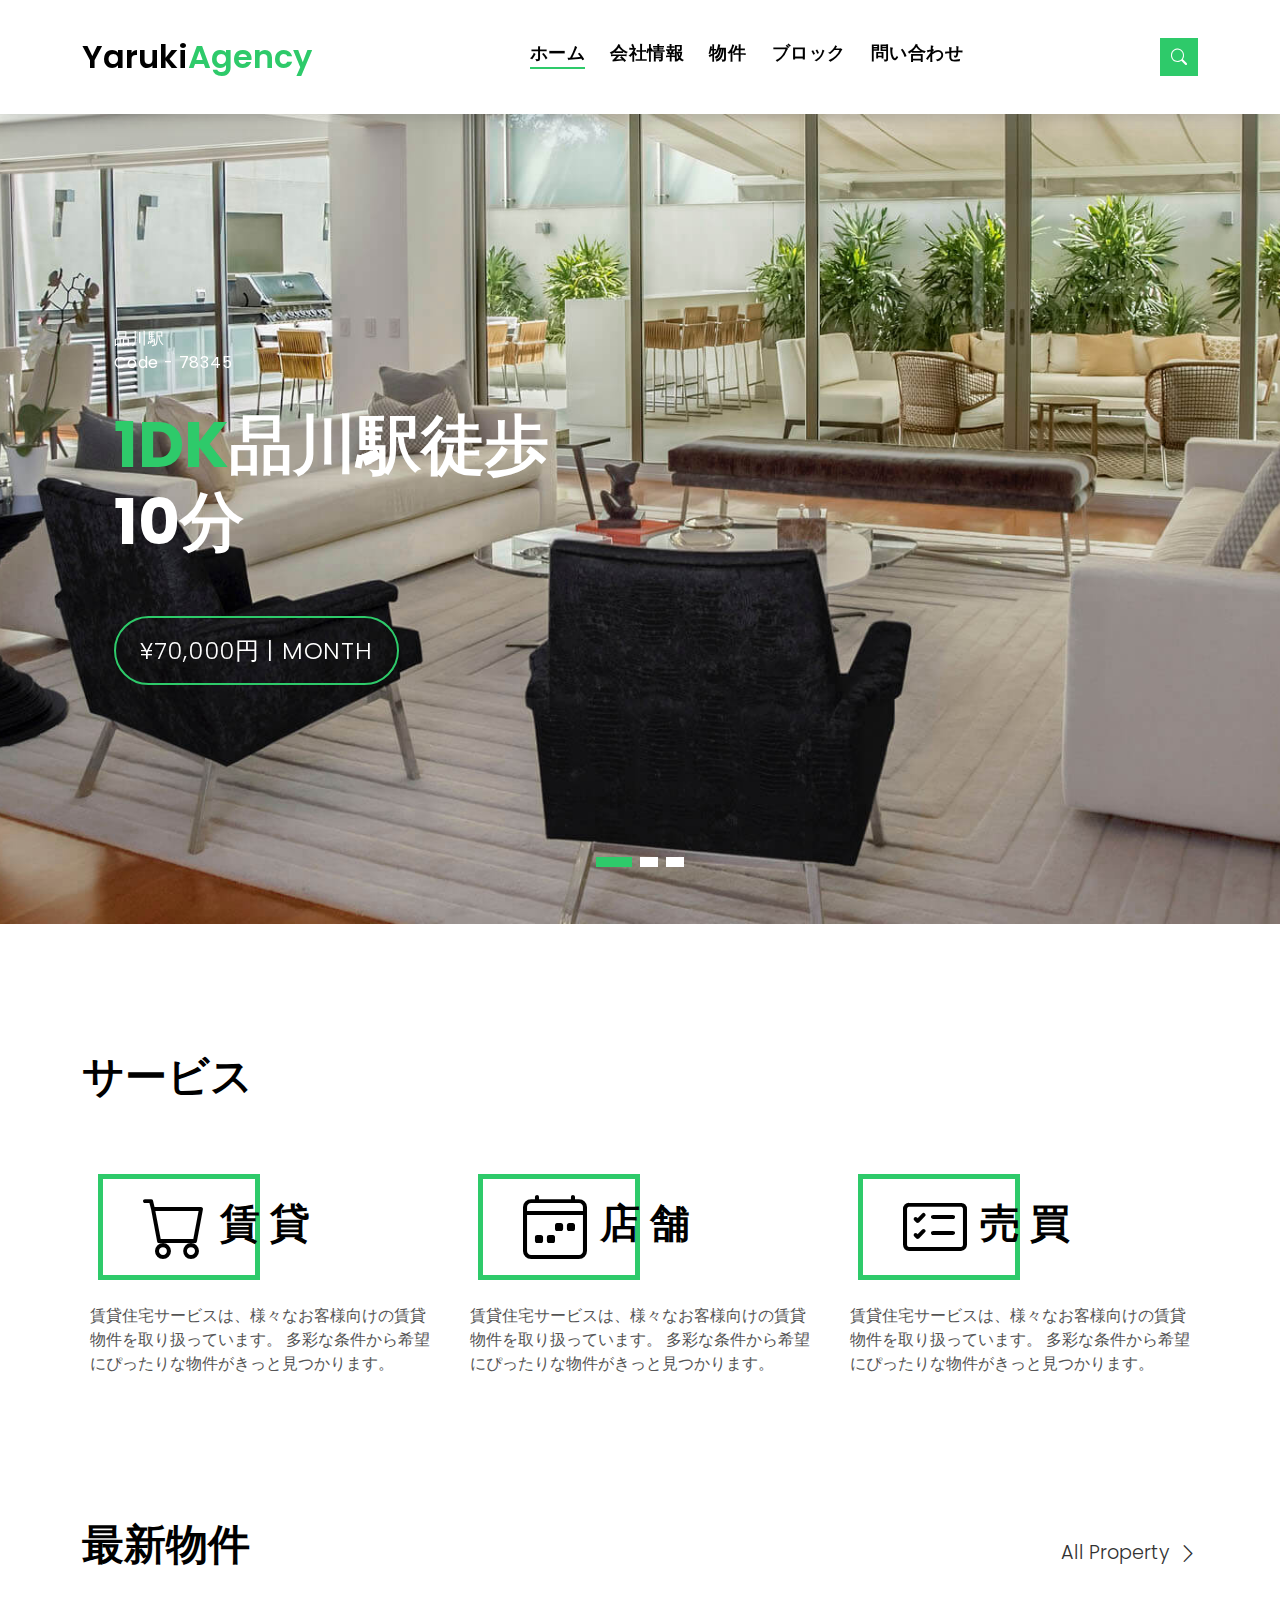
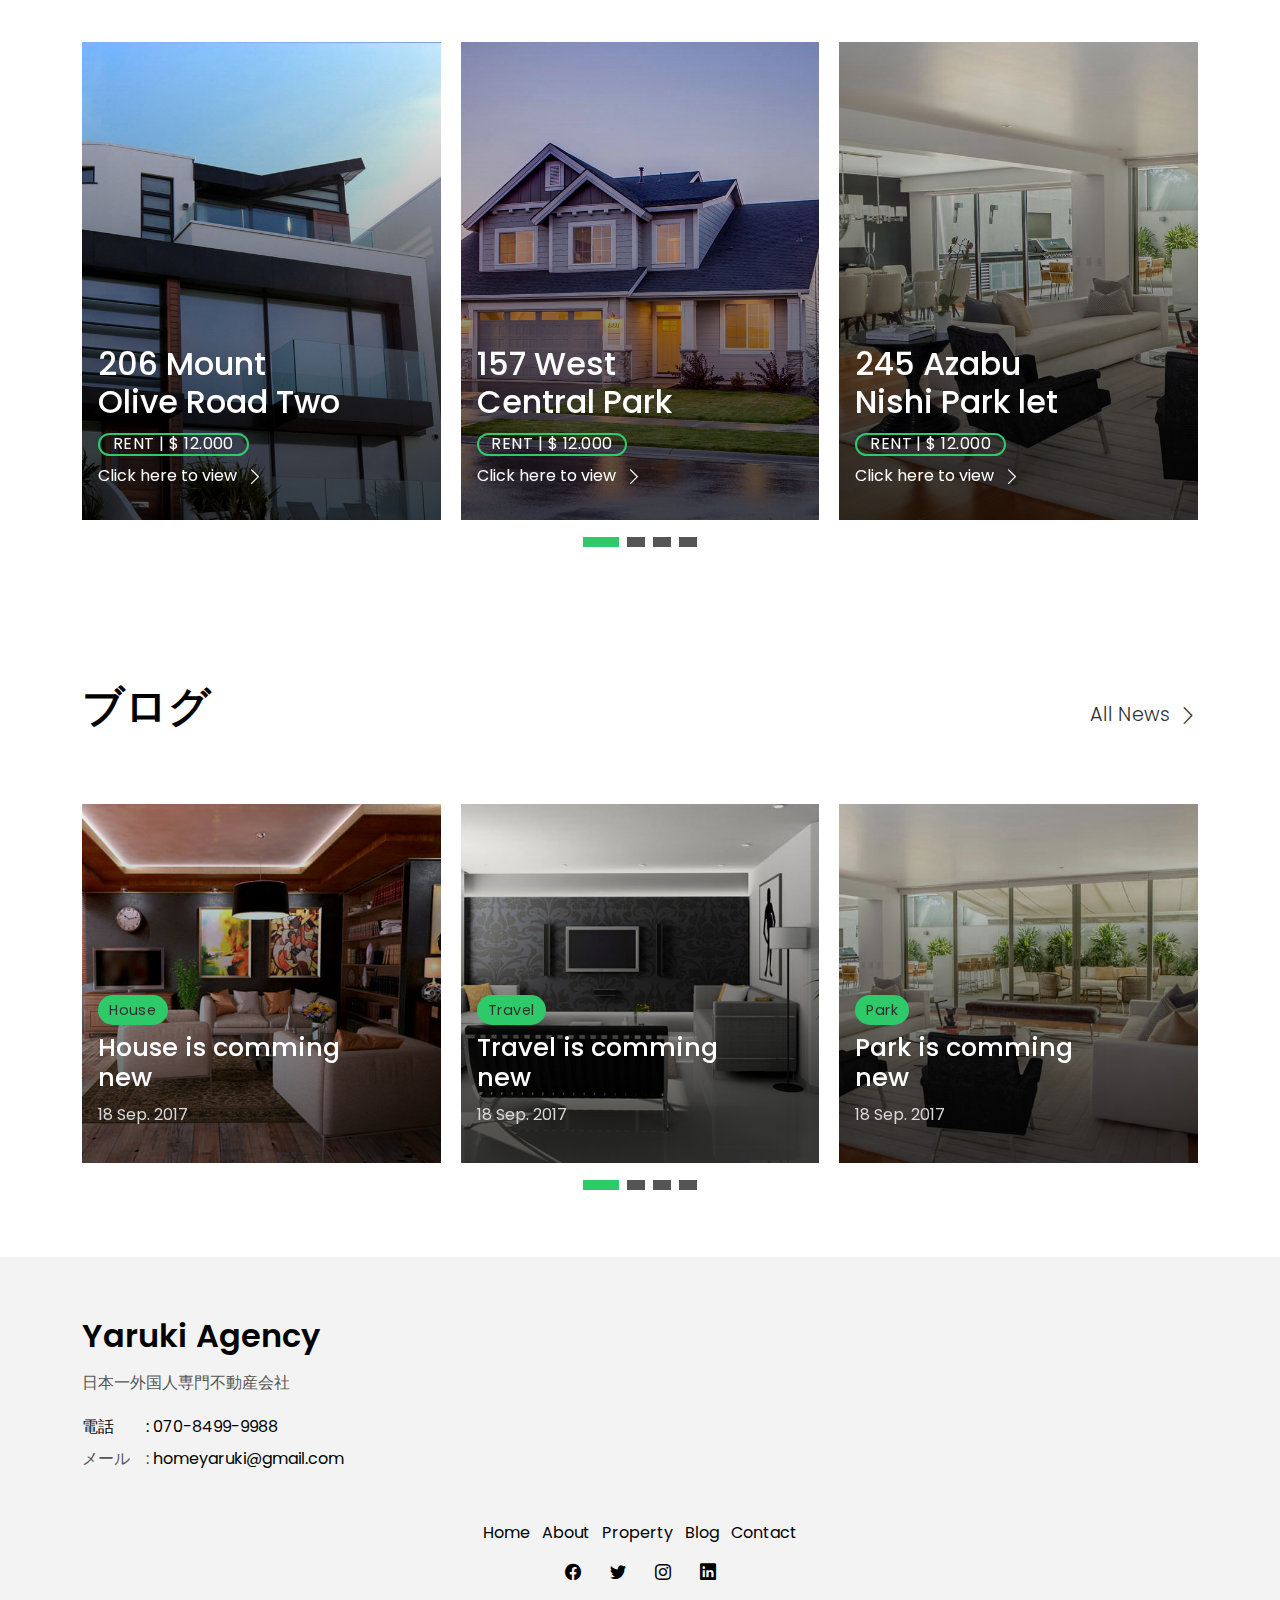
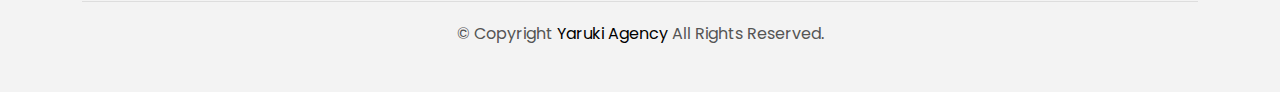
<file: index.html>
<!DOCTYPE html>
<html lang="jp">

<head>
  <meta charset="utf-8">
  <meta content="width=device-width, initial-scale=1.0" name="viewport">

  <title>YARUKI REAL ESTATE</title>
  <meta content="" name="description">
  <meta content="" name="keywords">

  <!-- Favicons -->
  <link href="assets/img/YARUKI.png" rel="icon">
  <link href="assets/img/apple-touch-icon.png" rel="apple-touch-icon">

  <!-- Google Fonts -->
  <link href="https://fonts.googleapis.com/css?family=Poppins:300,400,500,600,700" rel="stylesheet">

  <!-- Vendor CSS Files -->
  <link href="assets/vendor/animate.css/animate.min.css" rel="stylesheet">
  <link href="assets/vendor/bootstrap/css/bootstrap.min.css" rel="stylesheet">
  <link href="assets/vendor/bootstrap-icons/bootstrap-icons.css" rel="stylesheet">
  <link href="assets/vendor/swiper/swiper-bundle.min.css" rel="stylesheet">

  <!-- Template Main CSS File -->
  <link href="assets/css/style.css" rel="stylesheet">

  <!-- =======================================================
  * Template Name: EstateAgency - v4.6.0
  * Template URL: https://bootstrapmade.com/real-estate-agency-bootstrap-template/
  * Author: BootstrapMade.com
  * License: https://bootstrapmade.com/license/
  ======================================================== -->
</head>

<body>

  <!-- ======= Property Search Section ======= -->
 <!-- ======= Property Search Section ======= -->
  <div class="click-closed"></div>
  <!--/ Form Search Star /-->
  <div class="box-collapse">
    <div class="title-box-d">
      <h3 class="title-d">物件検索</h3>
    </div>
    <span class="close-box-collapse right-boxed bi bi-x"></span>
    <div class="box-collapse-wrap form">
      <form class="form-a">
        <div class="row">
          <div class="col-md-12 mb-2">
            <div class="form-group">
              <label class="pb-2" for="Type">物件名</label>
              <input type="text" class="form-control form-control-lg form-control-a" placeholder="物件名">
            </div>
          </div>
          <div class="col-md-6 mb-2">
            <div class="form-group mt-3">
              <label class="pb-2" for="Type">種類</label>
              <select class="form-control form-select form-control-a" id="Type">
                <option>賃貸物件</option>
                <option>賃貸店舗</option>
                <option>売買物件</option>
                
              </select>
            </div>
          </div>
          <div class="col-md-6 mb-2">
            <div class="form-group mt-3">
              <label class="pb-2" for="city">都市府県</label>
              <select class="form-control form-select form-control-a" id="都市府県">
                <option>東京都</option>
                <option>埼玉県</option>
                <option>神奈川県</option>
                 <option>千葉県</option>
              </select>
            </div>
          </div>
          <div class="col-md-6 mb-2">
            <div class="form-group mt-3">
              <label class="pb-2" for="bedrooms">間取り</label>
              <select class="form-control form-select form-control-a" id="bedrooms">
                <option>1R</option>
                <option>1K</option>
                <option>1DK</option>
                <option>1LDK</option>
                <option>2K</option>
                <option>2DK</option>
                <option>2LDK</option>
              </select>
            </div>
          </div>
          <div class="col-md-6 mb-2">
            <div class="form-group mt-3">
              <label class="pb-2" for="garages">駅徒歩</label>
              <select class="form-control form-select form-control-a" id="garages">
                <option>5分以内</option>
                <option>10分以内</option>
                <option>15分以内</option>
               
              </select>
            </div>
          </div>
          <div class="col-md-6 mb-2">
            <div class="form-group mt-3">
              <label class="pb-2" for="bathrooms">Bathrooms</label>
              <select class="form-control form-select form-control-a" id="bathrooms">
                <option>Any</option>
                <option>01</option>
                <option>02</option>
                <option>03</option>
              </select>
            </div>
          </div>
          <div class="col-md-6 mb-2">
            <div class="form-group mt-3">
              <label class="pb-2" for="price">Min Price</label>
              <select class="form-control form-select form-control-a" id="price">
                <option>Unlimite</option>
                <option>$50,000</option>
                <option>$100,000</option>
                <option>$150,000</option>
                <option>$200,000</option>
              </select>
            </div>
          </div>
          <div class="col-md-12">
            <button type="submit" class="btn btn-b">Search Property</button>
          </div>
        </div>
      </form>
    </div>
  </div><!-- End Property Search Section -->>
  <!-- ======= Header/Navbar ======= -->
  <nav class="navbar navbar-default navbar-trans navbar-expand-lg fixed-top">
    <div class="container">
      <button class="navbar-toggler collapsed" type="button" data-bs-toggle="collapse" data-bs-target="#navbarDefault" aria-controls="navbarDefault" aria-expanded="false" aria-label="Toggle navigation">
        <span></span>
        <span></span>
        <span></span>
      </button>
      <a class="navbar-brand text-brand" href="index.html">Yaruki<span class="color-b">Agency</span></a>

      <div class="navbar-collapse collapse justify-content-center" id="navbarDefault">
        <ul class="navbar-nav">

          <li class="nav-item">
            <a class="nav-link active" href="index.html">ホーム</a>
          </li>

          <li class="nav-item">
            <a class="nav-link " href="about.html">会社情報</a>
          </li>

          <li class="nav-item">
            <a class="nav-link " href="property-grid.html">物件</a>
          </li>

          <li class="nav-item">
            <a class="nav-link " href="blog-grid.html">ブロック</a>
          </li>


          <li class="nav-item">
            <a class="nav-link " href="contact.html">問い合わせ</a>
          </li>
        </ul>
      </div>

      <button type="button" class="btn btn-b-n navbar-toggle-box navbar-toggle-box-collapse" data-bs-toggle="collapse" data-bs-target="#navbarTogglerDemo01">
        <i class="bi bi-search"></i>
      </button>

    </div>
  </nav><!-- End Header/Navbar -->

  <!-- ======= Intro Section ======= -->
  <div class="intro intro-carousel swiper position-relative">

    <div class="swiper-wrapper">

      <div class="swiper-slide carousel-item-a intro-item bg-image" style="background-image: url(assets/img/slide-1.jpg)">
        <div class="overlay overlay-b"></div>
        <div class="intro-content display-table">
          <div class="table-cell">
            <div class="container">
              <div class="row">
                <div class="col-lg-8">
                  <div class="intro-body">
                    <p class="intro-title-top">品川駅
                      <br> Code - 78345
                    </p>
                    <h1 class="intro-title mb-4 ">
                      <span class="color-b">1DK</span>品川駅徒歩
                      <br>10分
                    </h1>
                    <p class="intro-subtitle intro-price">
                      <a href="#"><span class="price-a"> ¥70,000円 | month </span></a>
                    </p>
                  </div>
                </div>
              </div>
            </div>
          </div>
        </div>
      </div>
      <div class="swiper-slide carousel-item-a intro-item bg-image" style="background-image: url(assets/img/slide-2.jpg)">
        <div class="overlay overlay-b"></div>
        <div class="intro-content display-table">
          <div class="table-cell">
            <div class="container">
              <div class="row">
                <div class="col-lg-8">
                  <div class="intro-body">
                    <p class="intro-title-top">Doral, Florida
                      <br> 78345
                    </p>
                    <h1 class="intro-title mb-4">
                      <span class="color-b">204 </span> Rino
                      <br> Venda Road Five
                    </h1>
                    <p class="intro-subtitle intro-price">
                      <a href="#"><span class="price-a">¥70,000円 | month</span></a>
                    </p>
                  </div>
                </div>
              </div>
            </div>
          </div>
        </div>
      </div>
      <div class="swiper-slide carousel-item-a intro-item bg-image" style="background-image: url(assets/img/slide-3.jpg)">
        <div class="overlay overlay-a"></div>
        <div class="intro-content display-table">
          <div class="table-cell">
            <div class="container">
              <div class="row">
                <div class="col-lg-8">
                  <div class="intro-body">
                    <p class="intro-title-top">Doral, Florida
                      <br> 78345
                    </p>
                    <h1 class="intro-title mb-4">
                      <span class="color-b">204 </span> Alira
                      <br> Roan Road One
                    </h1>
                    <p class="intro-subtitle intro-price">
                      <a href="#"><span class="price-a">¥70,000円 | month</span></a>
                    </p>
                  </div>
                </div>
              </div>
            </div>
          </div>
        </div>
      </div>
    </div>
    <div class="swiper-pagination"></div>
  </div><!-- End Intro Section -->

  <main id="main">

    <!-- ======= Services Section ======= -->
    <section class="section-services section-t8">
      <div class="container">
        <div class="row">
          <div class="col-md-12">
            <div class="title-wrap d-flex justify-content-between">
              <div class="title-box">
                <h2 class="title-a">サービス</h2>
              </div>
            </div>
          </div>
        </div>
        <div class="row">
          <div class="col-md-4">
            <div class="card-box-c foo">
              <div class="card-header-c d-flex">
                <div class="card-box-ico">
                  <span class="bi bi-cart"></span>
                </div>
                <div class="card-title-c align-self-center">
                  <h2 class="title-c">賃 貸</h2>
                </div>
              </div>
              <div class="card-body-c">
                <p class="content-c">
                  賃貸住宅サービスは、様々なお客様向けの賃貸物件を取り扱っています。
多彩な条件から希望にぴったりな物件がきっと見つかります。
                </p>
              </div>
            </div>
          </div>
          <div class="col-md-4">
            <div class="card-box-c foo">
              <div class="card-header-c d-flex">
                <div class="card-box-ico">
                  <span class="bi bi-calendar4-week"></span>
                </div>
                <div class="card-title-c align-self-center">
                  <h2 class="title-c">店 舗</h2>
                </div>
              </div>
              <div class="card-body-c">
                <p class="content-c">
                 賃貸住宅サービスは、様々なお客様向けの賃貸物件を取り扱っています。
多彩な条件から希望にぴったりな物件がきっと見つかります。
                </p>
              </div>
              
            </div>
          </div>
          <div class="col-md-4">
            <div class="card-box-c foo">
              <div class="card-header-c d-flex">
                <div class="card-box-ico">
                  <span class="bi bi-card-checklist"></span>
                </div>
                <div class="card-title-c align-self-center">
                  <h2 class="title-c">売 買</h2>
                </div>
              </div>
              <div class="card-body-c">
                <p class="content-c">
                  賃貸住宅サービスは、様々なお客様向けの賃貸物件を取り扱っています。
多彩な条件から希望にぴったりな物件がきっと見つかります。
                </p>
              </div>
              
            </div>
          </div>
        </div>
      </div>
    </section><!-- End Services Section -->

    <!-- ======= Latest Properties Section ======= -->
    <section class="section-property section-t8">
      <div class="container">
        <div class="row">
          <div class="col-md-12">
            <div class="title-wrap d-flex justify-content-between">
              <div class="title-box">
                <h2 class="title-a">最新物件</h2>
              </div>
              <div class="title-link">
                <a href="property-grid.html">All Property
                  <span class="bi bi-chevron-right"></span>
                </a>
              </div>
            </div>
          </div>
        </div>

        <div id="property-carousel" class="swiper">
          <div class="swiper-wrapper">

            <div class="carousel-item-b swiper-slide">
              <div class="card-box-a card-shadow">
                <div class="img-box-a">
                  <img src="assets/img/property-6.jpg" alt="" class="img-a img-fluid">
                </div>
                <div class="card-overlay">
                  <div class="card-overlay-a-content">
                    <div class="card-header-a">
                      <h2 class="card-title-a">
                        <a href="property-single.html">206 Mount
                          <br /> Olive Road Two</a>
                      </h2>
                    </div>
                    <div class="card-body-a">
                      <div class="price-box d-flex">
                        <span class="price-a">rent | $ 12.000</span>
                      </div>
                      <a href="#" class="link-a">Click here to view
                        <span class="bi bi-chevron-right"></span>
                      </a>
                    </div>
                    <div class="card-footer-a">
                      <ul class="card-info d-flex justify-content-around">
                        <li>
                          <h4 class="card-info-title">Area</h4>
                          <span>340m
                            <sup>2</sup>
                          </span>
                        </li>
                        <li>
                          <h4 class="card-info-title">Beds</h4>
                          <span>2</span>
                        </li>
                        <li>
                          <h4 class="card-info-title">Baths</h4>
                          <span>4</span>
                        </li>
                        <li>
                          <h4 class="card-info-title">Garages</h4>
                          <span>1</span>
                        </li>
                      </ul>
                    </div>
                  </div>
                </div>
              </div>
            </div><!-- End carousel item -->

            <div class="carousel-item-b swiper-slide">
              <div class="card-box-a card-shadow">
                <div class="img-box-a">
                  <img src="assets/img/property-3.jpg" alt="" class="img-a img-fluid">
                </div>
                <div class="card-overlay">
                  <div class="card-overlay-a-content">
                    <div class="card-header-a">
                      <h2 class="card-title-a">
                        <a href="property-single.html">157 West
                          <br /> Central Park</a>
                      </h2>
                    </div>
                    <div class="card-body-a">
                      <div class="price-box d-flex">
                        <span class="price-a">rent | $ 12.000</span>
                      </div>
                      <a href="property-single.html" class="link-a">Click here to view
                        <span class="bi bi-chevron-right"></span>
                      </a>
                    </div>
                    <div class="card-footer-a">
                      <ul class="card-info d-flex justify-content-around">
                        <li>
                          <h4 class="card-info-title">Area</h4>
                          <span>340m
                            <sup>2</sup>
                          </span>
                        </li>
                        <li>
                          <h4 class="card-info-title">Beds</h4>
                          <span>2</span>
                        </li>
                        <li>
                          <h4 class="card-info-title">Baths</h4>
                          <span>4</span>
                        </li>
                        <li>
                          <h4 class="card-info-title">Garages</h4>
                          <span>1</span>
                        </li>
                      </ul>
                    </div>
                  </div>
                </div>
              </div>
            </div><!-- End carousel item -->

            <div class="carousel-item-b swiper-slide">
              <div class="card-box-a card-shadow">
                <div class="img-box-a">
                  <img src="assets/img/property-7.jpg" alt="" class="img-a img-fluid">
                </div>
                <div class="card-overlay">
                  <div class="card-overlay-a-content">
                    <div class="card-header-a">
                      <h2 class="card-title-a">
                        <a href="property-single.html">245 Azabu
                          <br /> Nishi Park let</a>
                      </h2>
                    </div>
                    <div class="card-body-a">
                      <div class="price-box d-flex">
                        <span class="price-a">rent | $ 12.000</span>
                      </div>
                      <a href="property-single.html" class="link-a">Click here to view
                        <span class="bi bi-chevron-right"></span>
                      </a>
                    </div>
                    <div class="card-footer-a">
                      <ul class="card-info d-flex justify-content-around">
                        <li>
                          <h4 class="card-info-title">Area</h4>
                          <span>340m
                            <sup>2</sup>
                          </span>
                        </li>
                        <li>
                          <h4 class="card-info-title">Beds</h4>
                          <span>2</span>
                        </li>
                        <li>
                          <h4 class="card-info-title">Baths</h4>
                          <span>4</span>
                        </li>
                        <li>
                          <h4 class="card-info-title">Garages</h4>
                          <span>1</span>
                        </li>
                      </ul>
                    </div>
                  </div>
                </div>
              </div>
            </div><!-- End carousel item -->

            <div class="carousel-item-b swiper-slide">
              <div class="card-box-a card-shadow">
                <div class="img-box-a">
                  <img src="assets/img/property-10.jpg" alt="" class="img-a img-fluid">
                </div>
                <div class="card-overlay">
                  <div class="card-overlay-a-content">
                    <div class="card-header-a">
                      <h2 class="card-title-a">
                        <a href="property-single.html">204 Montal
                          <br /> South Bela Two</a>
                      </h2>
                    </div>
                    <div class="card-body-a">
                      <div class="price-box d-flex">
                        <span class="price-a">rent | $ 12.000</span>
                      </div>
                      <a href="property-single.html" class="link-a">Click here to view
                        <span class="bi bi-chevron-right"></span>
                      </a>
                    </div>
                    <div class="card-footer-a">
                      <ul class="card-info d-flex justify-content-around">
                        <li>
                          <h4 class="card-info-title">Area</h4>
                          <span>340m
                            <sup>2</sup>
                          </span>
                        </li>
                        <li>
                          <h4 class="card-info-title">Beds</h4>
                          <span>2</span>
                        </li>
                        <li>
                          <h4 class="card-info-title">Baths</h4>
                          <span>4</span>
                        </li>
                        <li>
                          <h4 class="card-info-title">Garages</h4>
                          <span>1</span>
                        </li>
                      </ul>
                    </div>
                  </div>
                </div>
              </div>
            </div><!-- End carousel item -->
          </div>
        </div>
        <div class="propery-carousel-pagination carousel-pagination"></div>

      </div>
    </section><!-- End Latest Properties Section -->

    <!-- =======  Blogs Section ======= -->
    <section class="section-news section-t8">
      <div class="container">
        <div class="row">
          <div class="col-md-12">
            <div class="title-wrap d-flex justify-content-between">
              <div class="title-box">
                <h2 class="title-a">ブログ</h2>
              </div>
              <div class="title-link">
                <a href="blog-grid.html">All News
                  <span class="bi bi-chevron-right"></span>
                </a>
              </div>
            </div>
          </div>
        </div>

        <div id="news-carousel" class="swiper">
          <div class="swiper-wrapper">

            <div class="carousel-item-c swiper-slide">
              <div class="card-box-b card-shadow news-box">
                <div class="img-box-b">
                  <img src="assets/img/post-2.jpg" alt="" class="img-b img-fluid">
                </div>
                <div class="card-overlay">
                  <div class="card-header-b">
                    <div class="card-category-b">
                      <a href="#" class="category-b">House</a>
                    </div>
                    <div class="card-title-b">
                      <h2 class="title-2">
                        <a href="blog-single.html">House is comming
                          <br> new</a>
                      </h2>
                    </div>
                    <div class="card-date">
                      <span class="date-b">18 Sep. 2017</span>
                    </div>
                  </div>
                </div>
              </div>
            </div><!-- End carousel item -->

            <div class="carousel-item-c swiper-slide">
              <div class="card-box-b card-shadow news-box">
                <div class="img-box-b">
                  <img src="assets/img/post-5.jpg" alt="" class="img-b img-fluid">
                </div>
                <div class="card-overlay">
                  <div class="card-header-b">
                    <div class="card-category-b">
                      <a href="#" class="category-b">Travel</a>
                    </div>
                    <div class="card-title-b">
                      <h2 class="title-2">
                        <a href="blog-single.html">Travel is comming
                          <br> new</a>
                      </h2>
                    </div>
                    <div class="card-date">
                      <span class="date-b">18 Sep. 2017</span>
                    </div>
                  </div>
                </div>
              </div>
            </div><!-- End carousel item -->

            <div class="carousel-item-c swiper-slide">
              <div class="card-box-b card-shadow news-box">
                <div class="img-box-b">
                  <img src="assets/img/post-7.jpg" alt="" class="img-b img-fluid">
                </div>
                <div class="card-overlay">
                  <div class="card-header-b">
                    <div class="card-category-b">
                      <a href="#" class="category-b">Park</a>
                    </div>
                    <div class="card-title-b">
                      <h2 class="title-2">
                        <a href="blog-single.html">Park is comming
                          <br> new</a>
                      </h2>
                    </div>
                    <div class="card-date">
                      <span class="date-b">18 Sep. 2017</span>
                    </div>
                  </div>
                </div>
              </div>
            </div><!-- End carousel item -->

            <div class="carousel-item-c swiper-slide">
              <div class="card-box-b card-shadow news-box">
                <div class="img-box-b">
                  <img src="assets/img/post-3.jpg" alt="" class="img-b img-fluid">
                </div>
                <div class="card-overlay">
                  <div class="card-header-b">
                    <div class="card-category-b">
                      <a href="#" class="category-b">Travel</a>
                    </div>
                    <div class="card-title-b">
                      <h2 class="title-2">
                        <a href="#">Travel is comming
                          <br> new</a>
                      </h2>
                    </div>
                    <div class="card-date">
                      <span class="date-b">18 Sep. 2017</span>
                    </div>
                  </div>
                </div>
              </div>
            </div><!-- End carousel item -->

          </div>
        </div>

        <div class="news-carousel-pagination carousel-pagination"></div>
      </div>
    </section><!-- End Blogs Section -->

    <!-- ======= REVIEW Section ======= -->
    <!--<section class="section-testimonials section-t8 nav-arrow-a">-->
    <!--  <div class="container">-->
    <!--    <div class="row">-->
    <!--      <div class="col-md-12">-->
    <!--        <div class="title-wrap d-flex justify-content-between">-->
    <!--          <div class="title-box">-->
    <!--            <h2 class="title-a">お客様の講評</h2> -->
    <!--          </div>-->
    <!--        </div>-->
    <!--      </div>-->
    <!--    </div>-->

    <!--    <div id="testimonial-carousel" class="swiper">-->
    <!--      <div class="swiper-wrapper">-->

    <!--        <div class="carousel-item-a swiper-slide">-->
    <!--          <div class="testimonials-box">-->
    <!--            <div class="row">-->
    <!--              <div class="col-sm-12 col-md-6">-->
    <!--                <div class="testimonial-img">-->
    <!--                  <img src="assets/img/testimonial-1.jpg" alt="" class="img-fluid">-->
    <!--                </div>-->
    <!--              </div>-->
    <!--              <div class="col-sm-12 col-md-6">-->
    <!--                <div class="testimonial-ico">-->
    <!--                  <i class="bi bi-chat-quote-fill"></i>-->
    <!--                </div>-->
    <!--                <div class="testimonials-content">-->
    <!--                  <p class="testimonial-text">-->
    <!--                    Lorem ipsum dolor sit amet, consectetur adipisicing elit. Omnis, cupiditate ea nam praesentium-->
    <!--                    debitis hic ber quibusdam-->
    <!--                    voluptatibus officia expedita corpori.-->
    <!--                  </p>-->
    <!--                </div>-->
    <!--                <div class="testimonial-author-box">-->
    <!--                  <img src="assets/img/mini-testimonial-1.jpg" alt="" class="testimonial-avatar">-->
    <!--                  <h5 class="testimonial-author">Albert & Erika</h5>-->
    <!--                </div>-->
    <!--              </div>-->
    <!--            </div>-->
    <!--          </div>-->
    <!--        </div><!-- End carousel item -->

    <!--        <div class="carousel-item-a swiper-slide">-->
    <!--          <div class="testimonials-box">-->
    <!--            <div class="row">-->
    <!--              <div class="col-sm-12 col-md-6">-->
    <!--                <div class="testimonial-img">-->
    <!--                  <img src="assets/img/testimonial-2.jpg" alt="" class="img-fluid">-->
    <!--                </div>-->
    <!--              </div>-->
    <!--              <div class="col-sm-12 col-md-6">-->
    <!--                <div class="testimonial-ico">-->
    <!--                  <i class="bi bi-chat-quote-fill"></i>-->
    <!--                </div>-->
    <!--                <div class="testimonials-content">-->
    <!--                  <p class="testimonial-text">-->
    <!--                    Lorem ipsum dolor sit amet, consectetur adipisicing elit. Omnis, cupiditate ea nam praesentium-->
    <!--                    debitis hic ber quibusdam-->
    <!--                    voluptatibus officia expedita corpori.-->
    <!--                  </p>-->
    <!--                </div>-->
    <!--                <div class="testimonial-author-box">-->
    <!--                  <img src="assets/img/mini-testimonial-2.jpg" alt="" class="testimonial-avatar">-->
    <!--                  <h5 class="testimonial-author">Pablo & Emma</h5>-->
    <!--                </div>-->
    <!--              </div>-->
    <!--            </div>-->
    <!--          </div>-->
    <!--        </div><!-- End carousel item -->

    <!--      </div>-->
    <!--    </div>-->
    <!--    <div class="testimonial-carousel-pagination carousel-pagination"></div>-->

    <!--  </div>-->
    <!--</section><!-- End Testimonials Section -->

  </main><!-- End #main -->

  <!-- ======= Footer ======= -->
  <section class="section-footer">
    <div class="container">
      <div class="row">
        <div class="col-sm-12 col-md-4">
          <div class="widget-a">
            <div class="w-header-a">
              <h3 class="w-title-a text-brand">Yaruki Agency</h3>
            </div>
            <div class="w-body-a">
              <p class="w-text-a color-text-a">
               日本一外国人専門不動産会社
              </p>
            </div>
            <div class="w-footer-a">
              <ul class="list-unstyled">
                <li class="color-a">
                  <span class="color-text-a"></span>電話　　:</span> 070-8499-9988
                <li class="color-a">
                  <span class="color-text-a">メール　:</span> homeyaruki@gmail.com
                </li>
              </ul>
            </div>
          </div>
        </div>
        
      
      </div>
    </div>
  </section>
  <footer>
    <div class="container">
      <div class="row">
        <div class="col-md-12">
          <nav class="nav-footer">
            <ul class="list-inline">
              <li class="list-inline-item">
                <a href="#">Home</a>
              </li>
              <li class="list-inline-item">
                <a href="#">About</a>
              </li>
              <li class="list-inline-item">
                <a href="#">Property</a>
              </li>
              <li class="list-inline-item">
                <a href="#">Blog</a>
              </li>
              <li class="list-inline-item">
                <a href="#">Contact</a>
              </li>
            </ul>
          </nav>
          <div class="socials-a">
            <ul class="list-inline">
              <li class="list-inline-item">
                <a href="#">
                  <i class="bi bi-facebook" aria-hidden="true"></i>
                </a>
              </li>
              <li class="list-inline-item">
                <a href="#">
                  <i class="bi bi-twitter" aria-hidden="true"></i>
                </a>
              </li>
              <li class="list-inline-item">
                <a href="#">
                  <i class="bi bi-instagram" aria-hidden="true"></i>
                </a>
              </li>
              <li class="list-inline-item">
                <a href="#">
                  <i class="bi bi-linkedin" aria-hidden="true"></i>
                </a>
              </li>
            </ul>
          </div>
          <div class="copyright-footer">
            <p class="copyright color-text-a">
              &copy; Copyright
              <span class="color-a">Yaruki Agency</span> All Rights Reserved.
            </p>
          </div>
          <div class="credits">
         
          </div>
        </div>
      </div>
    </div>
  </footer><!-- End  Footer -->

  <div id="preloader"></div>
  <a href="#" class="back-to-top d-flex align-items-center justify-content-center"><i class="bi bi-arrow-up-short"></i></a>

  <!-- Vendor JS Files -->
  <script src="assets/vendor/bootstrap/js/bootstrap.bundle.min.js"></script>
  <script src="assets/vendor/php-email-form/validate.js"></script>
  <script src="assets/vendor/swiper/swiper-bundle.min.js"></script>

  <!-- Template Main JS File -->
  <script src="assets/js/main.js"></script>

</body>

</html>
</file>
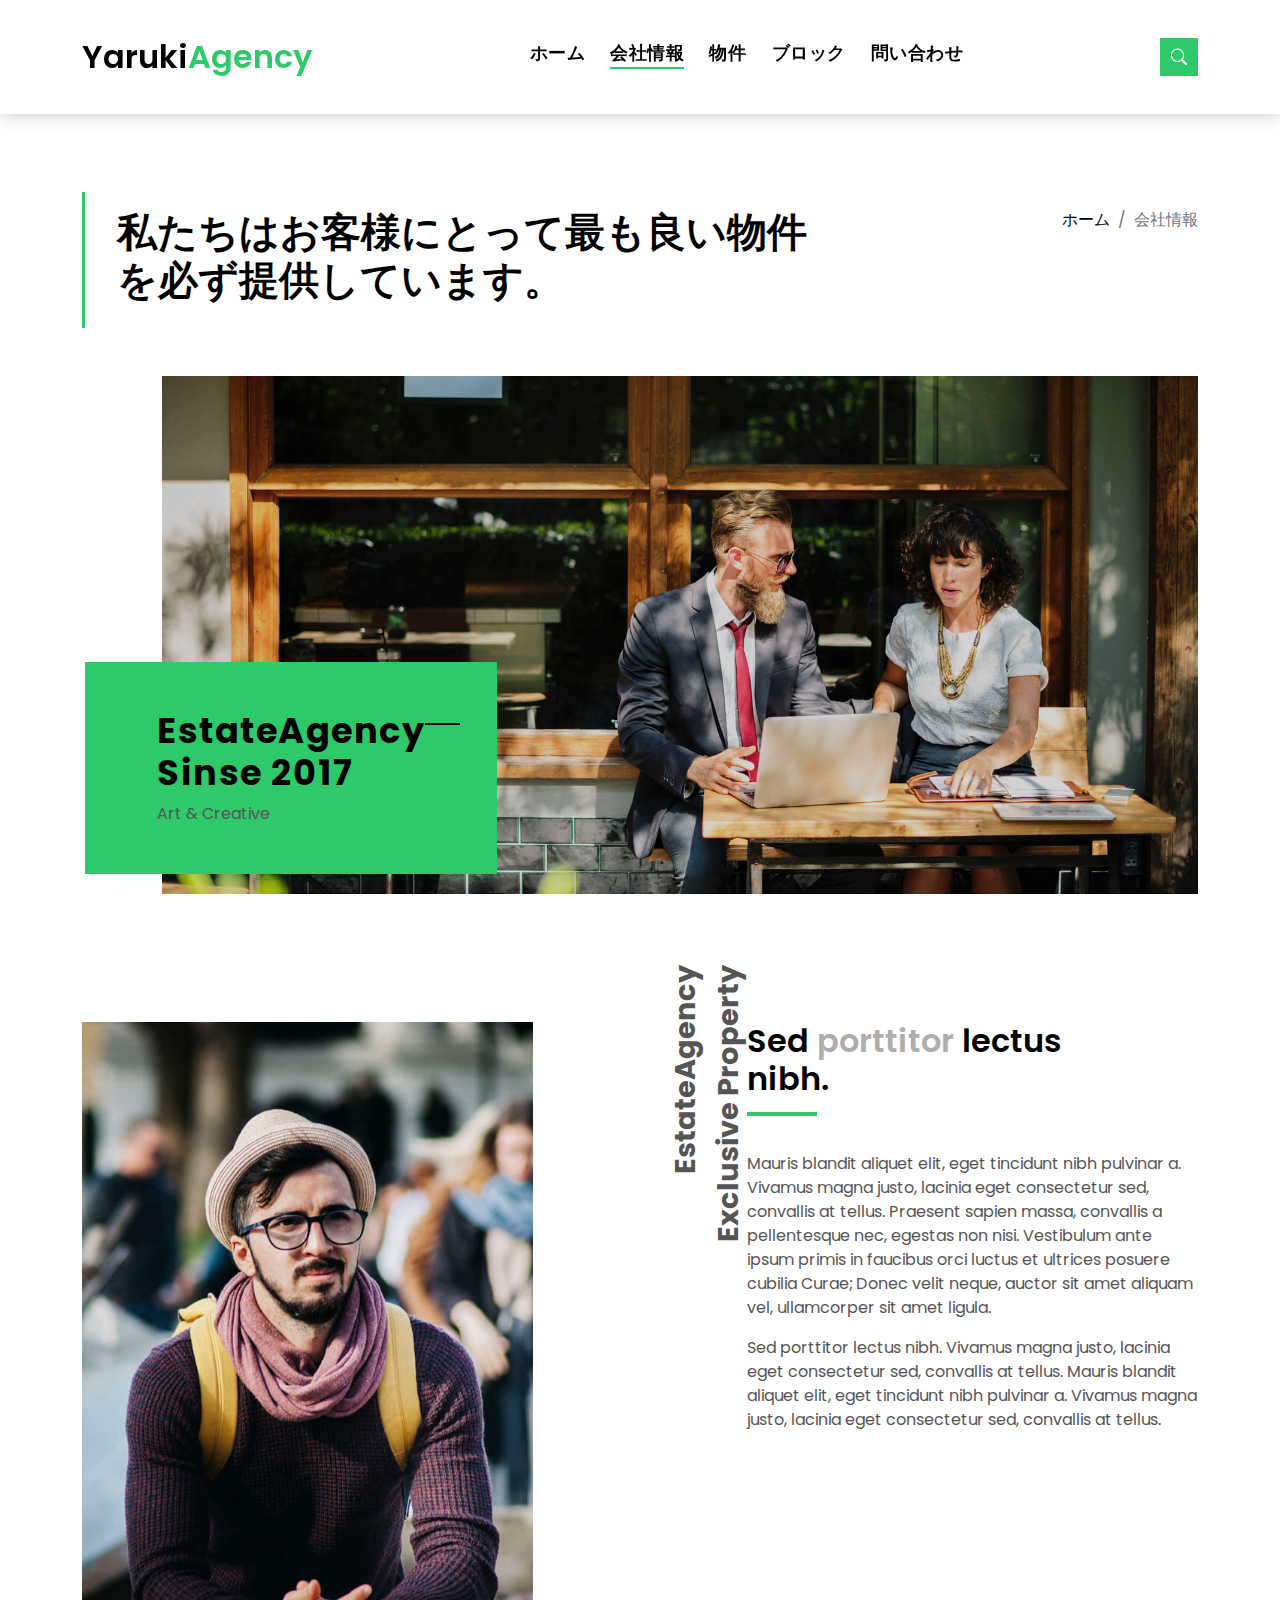
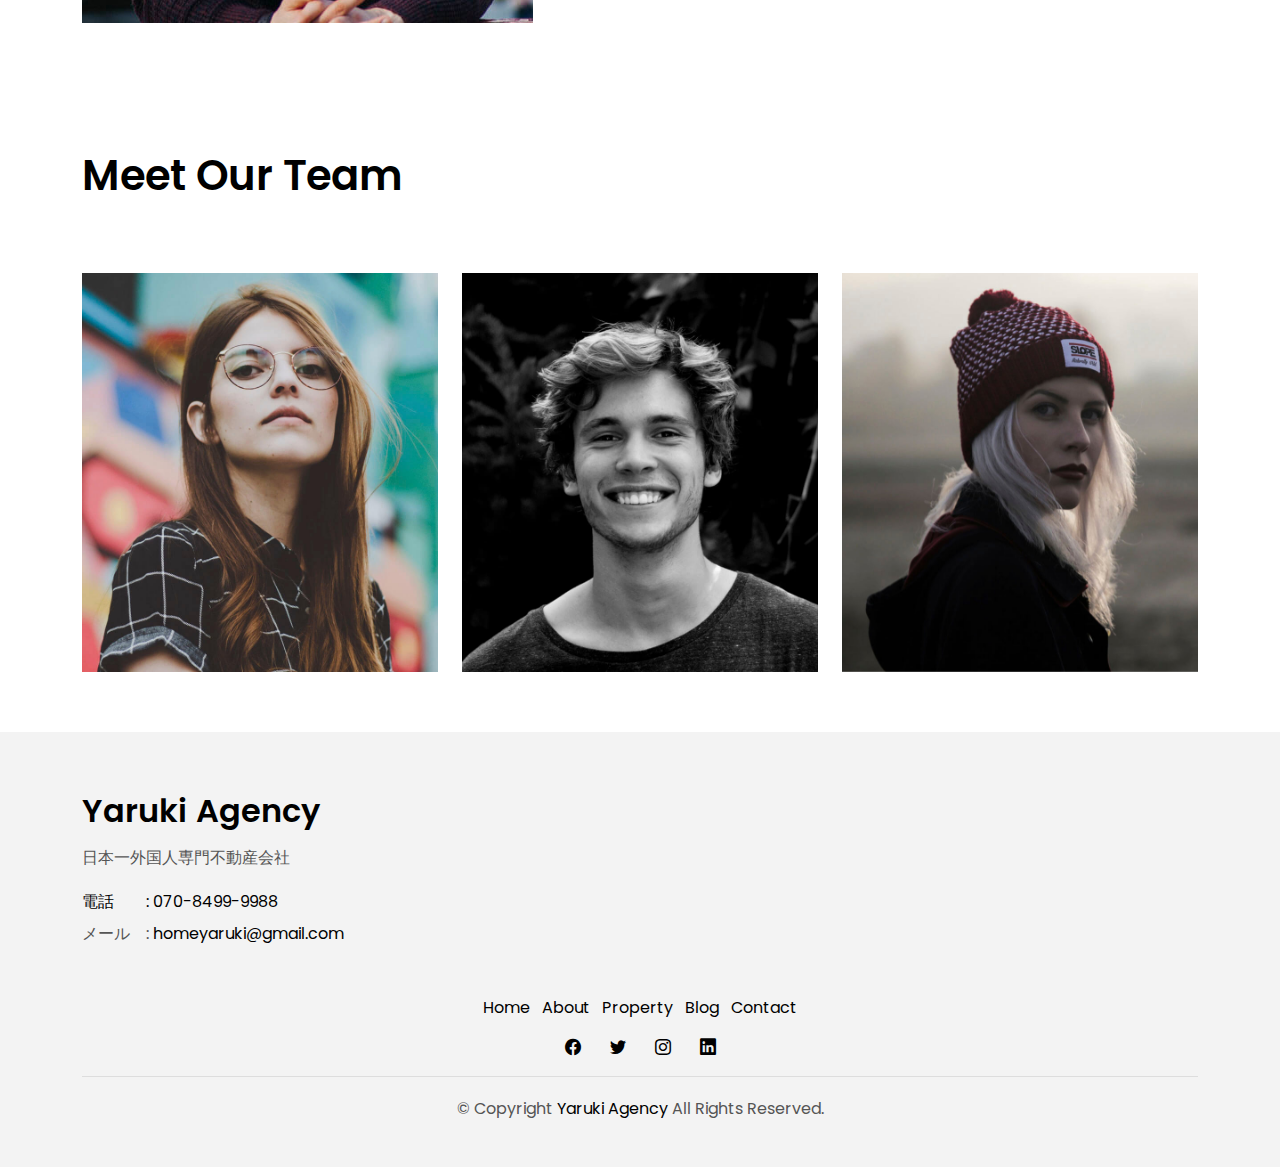
<file: about.html>
<!DOCTYPE html>
<html lang="en">

<head>
  <meta charset="utf-8">
  <meta content="width=device-width, initial-scale=1.0" name="viewport">

  <title>EstateAgency Bootstrap Template - About</title>
  <meta content="" name="description">
  <meta content="" name="keywords">

  <!-- Favicons -->
   <link href="assets/img/YARUKI.png" rel="icon">
  <link href="assets/img/apple-touch-icon.png" rel="apple-touch-icon">

  <!-- Google Fonts -->
  <link href="https://fonts.googleapis.com/css?family=Poppins:300,400,500,600,700" rel="stylesheet">

  <!-- Vendor CSS Files -->
  <link href="assets/vendor/animate.css/animate.min.css" rel="stylesheet">
  <link href="assets/vendor/bootstrap/css/bootstrap.min.css" rel="stylesheet">
  <link href="assets/vendor/bootstrap-icons/bootstrap-icons.css" rel="stylesheet">
  <link href="assets/vendor/swiper/swiper-bundle.min.css" rel="stylesheet">

  <!-- Template Main CSS File -->
  <link href="assets/css/style.css" rel="stylesheet">

 
</head>

<body>

  <!-- ======= Property Search Section ======= -->
  <div class="click-closed"></div>
  <!--/ Form Search Star /-->
  <div class="box-collapse">
    <div class="title-box-d">
      <h3 class="title-d">物件検索</h3>
    </div>
    <span class="close-box-collapse right-boxed bi bi-x"></span>
    <div class="box-collapse-wrap form">
      <form class="form-a">
        <div class="row">
          <div class="col-md-12 mb-2">
            <div class="form-group">
              <label class="pb-2" for="Type">物件名</label>
              <input type="text" class="form-control form-control-lg form-control-a" placeholder="物件名">
            </div>
          </div>
          <div class="col-md-6 mb-2">
            <div class="form-group mt-3">
              <label class="pb-2" for="Type">種類</label>
              <select class="form-control form-select form-control-a" id="Type">
                <option>賃貸物件</option>
                <option>賃貸店舗</option>
                <option>売買物件</option>
                
              </select>
            </div>
          </div>
          <div class="col-md-6 mb-2">
            <div class="form-group mt-3">
              <label class="pb-2" for="city">都市府県</label>
              <select class="form-control form-select form-control-a" id="都市府県">
                <option>東京都</option>
                <option>埼玉県</option>
                <option>神奈川県</option>
                 <option>千葉県</option>
              </select>
            </div>
          </div>
          <div class="col-md-6 mb-2">
            <div class="form-group mt-3">
              <label class="pb-2" for="bedrooms">間取り</label>
              <select class="form-control form-select form-control-a" id="bedrooms">
                <option>1R</option>
                <option>1K</option>
                <option>1DK</option>
                <option>1LDK</option>
                <option>2K</option>
                <option>2DK</option>
                <option>2LDK</option>
              </select>
            </div>
          </div>
          <div class="col-md-6 mb-2">
            <div class="form-group mt-3">
              <label class="pb-2" for="garages">駅徒歩</label>
              <select class="form-control form-select form-control-a" id="garages">
                <option>5分以内</option>
                <option>10分以内</option>
                <option>15分以内</option>
               
              </select>
            </div>
          </div>
          <div class="col-md-6 mb-2">
            <div class="form-group mt-3">
              <label class="pb-2" for="bathrooms">Bathrooms</label>
              <select class="form-control form-select form-control-a" id="bathrooms">
                <option>Any</option>
                <option>01</option>
                <option>02</option>
                <option>03</option>
              </select>
            </div>
          </div>
          <div class="col-md-6 mb-2">
            <div class="form-group mt-3">
              <label class="pb-2" for="price">Min Price</label>
              <select class="form-control form-select form-control-a" id="price">
                <option>Unlimite</option>
                <option>$50,000</option>
                <option>$100,000</option>
                <option>$150,000</option>
                <option>$200,000</option>
              </select>
            </div>
          </div>
          <div class="col-md-12">
            <button type="submit" class="btn btn-b">Search Property</button>
          </div>
        </div>
      </form>
    </div>
  </div><!-- End Property Search Section -->

 <!-- ======= Header/Navbar ======= -->
  <nav class="navbar navbar-default navbar-trans navbar-expand-lg fixed-top">
    <div class="container">
      <button class="navbar-toggler collapsed" type="button" data-bs-toggle="collapse" data-bs-target="#navbarDefault" aria-controls="navbarDefault" aria-expanded="false" aria-label="Toggle navigation">
        <span></span>
        <span></span>
        <span></span>
      </button>
      <a class="navbar-brand text-brand" href="index.html">Yaruki<span class="color-b">Agency</span></a>

      <div class="navbar-collapse collapse justify-content-center" id="navbarDefault">
        <ul class="navbar-nav">

          <li class="nav-item">
            <a class="nav-link" href="index.html">ホーム</a>
          </li>

          <li class="nav-item">
            <a class="nav-link active" href="about.html">会社情報</a>
          </li>

          <li class="nav-item">
            <a class="nav-link " href="property-grid.html">物件</a>
          </li>

          <li class="nav-item">
            <a class="nav-link" href="blog-grid.html">ブロック</a>
          </li>


          <li class="nav-item">
            <a class="nav-link " href="contact.html">問い合わせ</a>
          </li>
        </ul>
      </div>

      <button type="button" class="btn btn-b-n navbar-toggle-box navbar-toggle-box-collapse" data-bs-toggle="collapse" data-bs-target="#navbarTogglerDemo01">
        <i class="bi bi-search"></i>
      </button>

    </div>
  </nav><!-- End Header/Navbar -->

  <main id="main">

    <!-- ======= Intro Single ======= -->
    <section class="intro-single">
      <div class="container">
        <div class="row">
          <div class="col-md-12 col-lg-8">
            <div class="title-single-box">
              <h1 class="title-single">私たちはお客様にとって最も良い物件を必ず提供しています。</h1>
            </div>
          </div>
          <div class="col-md-12 col-lg-4">
            <nav aria-label="breadcrumb" class="breadcrumb-box d-flex justify-content-lg-end">
              <ol class="breadcrumb">
                <li class="breadcrumb-item">
                  <a href="index.html">ホーム</a>
                </li>
                <li class="breadcrumb-item active" aria-current="page">
                  会社情報
                </li>
              </ol>
            </nav>
          </div>
        </div>
      </div>
    </section><!-- End Intro Single-->

    <!-- ======= About Section ======= -->
    <section class="section-about">
      <div class="container">
        <div class="row">
          <div class="col-sm-12 position-relative">
            <div class="about-img-box">
              <img src="assets/img/slide-about-1.jpg" alt="" class="img-fluid">
            </div>
            <div class="sinse-box">
              <h3 class="sinse-title">EstateAgency
                <span></span>
                <br> Sinse 2017
              </h3>
              <p>Art & Creative</p>
            </div>
          </div>
          <div class="col-md-12 section-t8 position-relative">
            <div class="row">
              <div class="col-md-6 col-lg-5">
                <img src="assets/img/about-2.jpg" alt="" class="img-fluid">
              </div>
              <div class="col-lg-2  d-none d-lg-block position-relative">
                <div class="title-vertical d-flex justify-content-start">
                  <span>EstateAgency Exclusive Property</span>
                </div>
              </div>
              <div class="col-md-6 col-lg-5 section-md-t3">
                <div class="title-box-d">
                  <h3 class="title-d">Sed
                    <span class="color-d">porttitor</span> lectus
                    <br> nibh.
                  </h3>
                </div>
                <p class="color-text-a">
                  Mauris blandit aliquet elit, eget tincidunt nibh pulvinar a. Vivamus magna justo, lacinia eget
                  consectetur sed, convallis
                  at tellus. Praesent sapien massa, convallis a pellentesque nec, egestas non nisi. Vestibulum
                  ante ipsum primis in faucibus orci luctus et ultrices posuere cubilia Curae; Donec velit
                  neque, auctor sit amet aliquam vel, ullamcorper sit amet ligula.
                </p>
                <p class="color-text-a">
                  Sed porttitor lectus nibh. Vivamus magna justo, lacinia eget consectetur sed, convallis at tellus.
                  Mauris blandit aliquet
                  elit, eget tincidunt nibh pulvinar a. Vivamus magna justo, lacinia eget consectetur sed,
                  convallis at tellus.
                </p>
              </div>
            </div>
          </div>
        </div>
      </div>
    </section>

    <!-- =======Team Section ======= -->
    <section class="section-agents section-t8">
      <div class="container">
        <div class="row">
          <div class="col-md-12">
            <div class="title-wrap d-flex justify-content-between">
              <div class="title-box">
                <h2 class="title-a">Meet Our Team</h2>
              </div>
            </div>
          </div>
        </div>
        <div class="row">
          <div class="col-md-4">
            <div class="card-box-d">
              <div class="card-img-d">
                <img src="assets/img/agent-7.jpg" alt="" class="img-d img-fluid">
              </div>
              <div class="card-overlay card-overlay-hover">
                <div class="card-header-d">
                  <div class="card-title-d align-self-center">
                    <h3 class="title-d">
                      <a href="agent-single.html" class="link-two">Margaret Sotillo
                        <br> Escala</a>
                    </h3>
                  </div>
                </div>
                <div class="card-body-d">
                  <p class="content-d color-text-a">
                    Sed porttitor lectus nibh, Cras ultricies ligula sed magna dictum porta two.
                  </p>
                  <div class="info-agents color-a">
                    <p>
                      <strong>Phone: </strong> +54 356 945234
                    </p>
                    <p>
                      <strong>Email: </strong> agents@example.com
                    </p>
                  </div>
                </div>
                <div class="card-footer-d">
                  <div class="socials-footer d-flex justify-content-center">
                    <ul class="list-inline">
                      <li class="list-inline-item">
                        <a href="#" class="link-one">
                          <i class="bi bi-facebook" aria-hidden="true"></i>
                        </a>
                      </li>
                      <li class="list-inline-item">
                        <a href="#" class="link-one">
                          <i class="bi bi-twitter" aria-hidden="true"></i>
                        </a>
                      </li>
                      <li class="list-inline-item">
                        <a href="#" class="link-one">
                          <i class="bi bi-instagram" aria-hidden="true"></i>
                        </a>
                      </li>
                      <li class="list-inline-item">
                        <a href="#" class="link-one">
                          <i class="bi bi-linkedin" aria-hidden="true"></i>
                        </a>
                      </li>
                    </ul>
                  </div>
                </div>
              </div>
            </div>
          </div>
          <div class="col-md-4">
            <div class="card-box-d">
              <div class="card-img-d">
                <img src="assets/img/agent-6.jpg" alt="" class="img-d img-fluid">
              </div>
              <div class="card-overlay card-overlay-hover">
                <div class="card-header-d">
                  <div class="card-title-d align-self-center">
                    <h3 class="title-d">
                      <a href="agent-single.html" class="link-two">Stiven Spilver
                        <br> Darw</a>
                    </h3>
                  </div>
                </div>
                <div class="card-body-d">
                  <p class="content-d color-text-a">
                    Sed porttitor lectus nibh, Cras ultricies ligula sed magna dictum porta two.
                  </p>
                  <div class="info-agents color-a">
                    <p>
                      <strong>Phone: </strong> +54 356 945234
                    </p>
                    <p>
                      <strong>Email: </strong> agents@example.com
                    </p>
                  </div>
                </div>
                <div class="card-footer-d">
                  <div class="socials-footer d-flex justify-content-center">
                    <ul class="list-inline">
                      <li class="list-inline-item">
                        <a href="#" class="link-one">
                          <i class="bi bi-facebook" aria-hidden="true"></i>
                        </a>
                      </li>
                      <li class="list-inline-item">
                        <a href="#" class="link-one">
                          <i class="bi bi-twitter" aria-hidden="true"></i>
                        </a>
                      </li>
                      <li class="list-inline-item">
                        <a href="#" class="link-one">
                          <i class="bi bi-instagram" aria-hidden="true"></i>
                        </a>
                      </li>
                      <li class="list-inline-item">
                        <a href="#" class="link-one">
                          <i class="bi bi-linkedin" aria-hidden="true"></i>
                        </a>
                      </li>
                      <li class="list-inline-item">
                        <a href="#" class="link-one">
                          <i class="bi bi-dribbble" aria-hidden="true"></i>
                        </a>
                      </li>
                    </ul>
                  </div>
                </div>
              </div>
            </div>
          </div>
          <div class="col-md-4">
            <div class="card-box-d">
              <div class="card-img-d">
                <img src="assets/img/agent-5.jpg" alt="" class="img-d img-fluid">
              </div>
              <div class="card-overlay card-overlay-hover">
                <div class="card-header-d">
                  <div class="card-title-d align-self-center">
                    <h3 class="title-d">
                      <a href="agent-single.html" class="link-two">Emma Toledo
                        <br> Cascada</a>
                    </h3>
                  </div>
                </div>
                <div class="card-body-d">
                  <p class="content-d color-text-a">
                    Sed porttitor lectus nibh, Cras ultricies ligula sed magna dictum porta two.
                  </p>
                  <div class="info-agents color-a">
                    <p>
                      <strong>Phone: </strong> +54 356 945234
                    </p>
                    <p>
                      <strong>Email: </strong> agents@example.com
                    </p>
                  </div>
                </div>
                <div class="card-footer-d">
                  <div class="socials-footer d-flex justify-content-center">
                    <ul class="list-inline">
                      <li class="list-inline-item">
                        <a href="#" class="link-one">
                          <i class="bi bi-facebook" aria-hidden="true"></i>
                        </a>
                      </li>
                      <li class="list-inline-item">
                        <a href="#" class="link-one">
                          <i class="bi bi-twitter" aria-hidden="true"></i>
                        </a>
                      </li>
                      <li class="list-inline-item">
                        <a href="#" class="link-one">
                          <i class="bi bi-instagram" aria-hidden="true"></i>
                        </a>
                      </li>
                      <li class="list-inline-item">
                        <a href="#" class="link-one">
                          <i class="bi bi-linkedin" aria-hidden="true"></i>
                        </a>
                      </li>
                      <li class="list-inline-item">
                        <a href="#" class="link-one">
                          <i class="bi bi-dribbble" aria-hidden="true"></i>
                        </a>
                      </li>
                    </ul>
                  </div>
                </div>
              </div>
            </div>
          </div>
        </div>
      </div>
    </section><!-- End About Section-->

  </main><!-- End #main -->

  <!-- ======= Footer ======= -->
 <section class="section-footer">
    <div class="container">
      <div class="row">
        <div class="col-sm-12 col-md-4">
          <div class="widget-a">
            <div class="w-header-a">
              <h3 class="w-title-a text-brand">Yaruki Agency</h3>
            </div>
            <div class="w-body-a">
              <p class="w-text-a color-text-a">
               日本一外国人専門不動産会社
              </p>
            </div>
            <div class="w-footer-a">
              <ul class="list-unstyled">
                <li class="color-a">
                  <span class="color-text-a"></span>電話　　:</span> 070-8499-9988
                <li class="color-a">
                  <span class="color-text-a">メール　:</span> homeyaruki@gmail.com
                </li>
              </ul>
            </div>
          </div>
        </div>
        
      
      </div>
    </div>
  </section>
  <footer>
    <div class="container">
      <div class="row">
        <div class="col-md-12">
          <nav class="nav-footer">
            <ul class="list-inline">
              <li class="list-inline-item">
                <a href="#">Home</a>
              </li>
              <li class="list-inline-item">
                <a href="#">About</a>
              </li>
              <li class="list-inline-item">
                <a href="#">Property</a>
              </li>
              <li class="list-inline-item">
                <a href="#">Blog</a>
              </li>
              <li class="list-inline-item">
                <a href="#">Contact</a>
              </li>
            </ul>
          </nav>
          <div class="socials-a">
            <ul class="list-inline">
              <li class="list-inline-item">
                <a href="#">
                  <i class="bi bi-facebook" aria-hidden="true"></i>
                </a>
              </li>
              <li class="list-inline-item">
                <a href="#">
                  <i class="bi bi-twitter" aria-hidden="true"></i>
                </a>
              </li>
              <li class="list-inline-item">
                <a href="#">
                  <i class="bi bi-instagram" aria-hidden="true"></i>
                </a>
              </li>
              <li class="list-inline-item">
                <a href="#">
                  <i class="bi bi-linkedin" aria-hidden="true"></i>
                </a>
              </li>
            </ul>
          </div>
          <div class="copyright-footer">
            <p class="copyright color-text-a">
              &copy; Copyright
              <span class="color-a">Yaruki Agency</span> All Rights Reserved.
            </p>
          </div>
          <div class="credits">
         
          </div>
        </div>
      </div>
    </div>
  </footer><!-- End  Footer -->

  <div id="preloader"></div>
  <a href="#" class="back-to-top d-flex align-items-center justify-content-center"><i class="bi bi-arrow-up-short"></i></a>

  <!-- Vendor JS Files -->
  <script src="assets/vendor/bootstrap/js/bootstrap.bundle.min.js"></script>
  <script src="assets/vendor/php-email-form/validate.js"></script>
  <script src="assets/vendor/swiper/swiper-bundle.min.js"></script>

  <!-- Template Main JS File -->
  <script src="assets/js/main.js"></script>

</body>

</html>
</file>
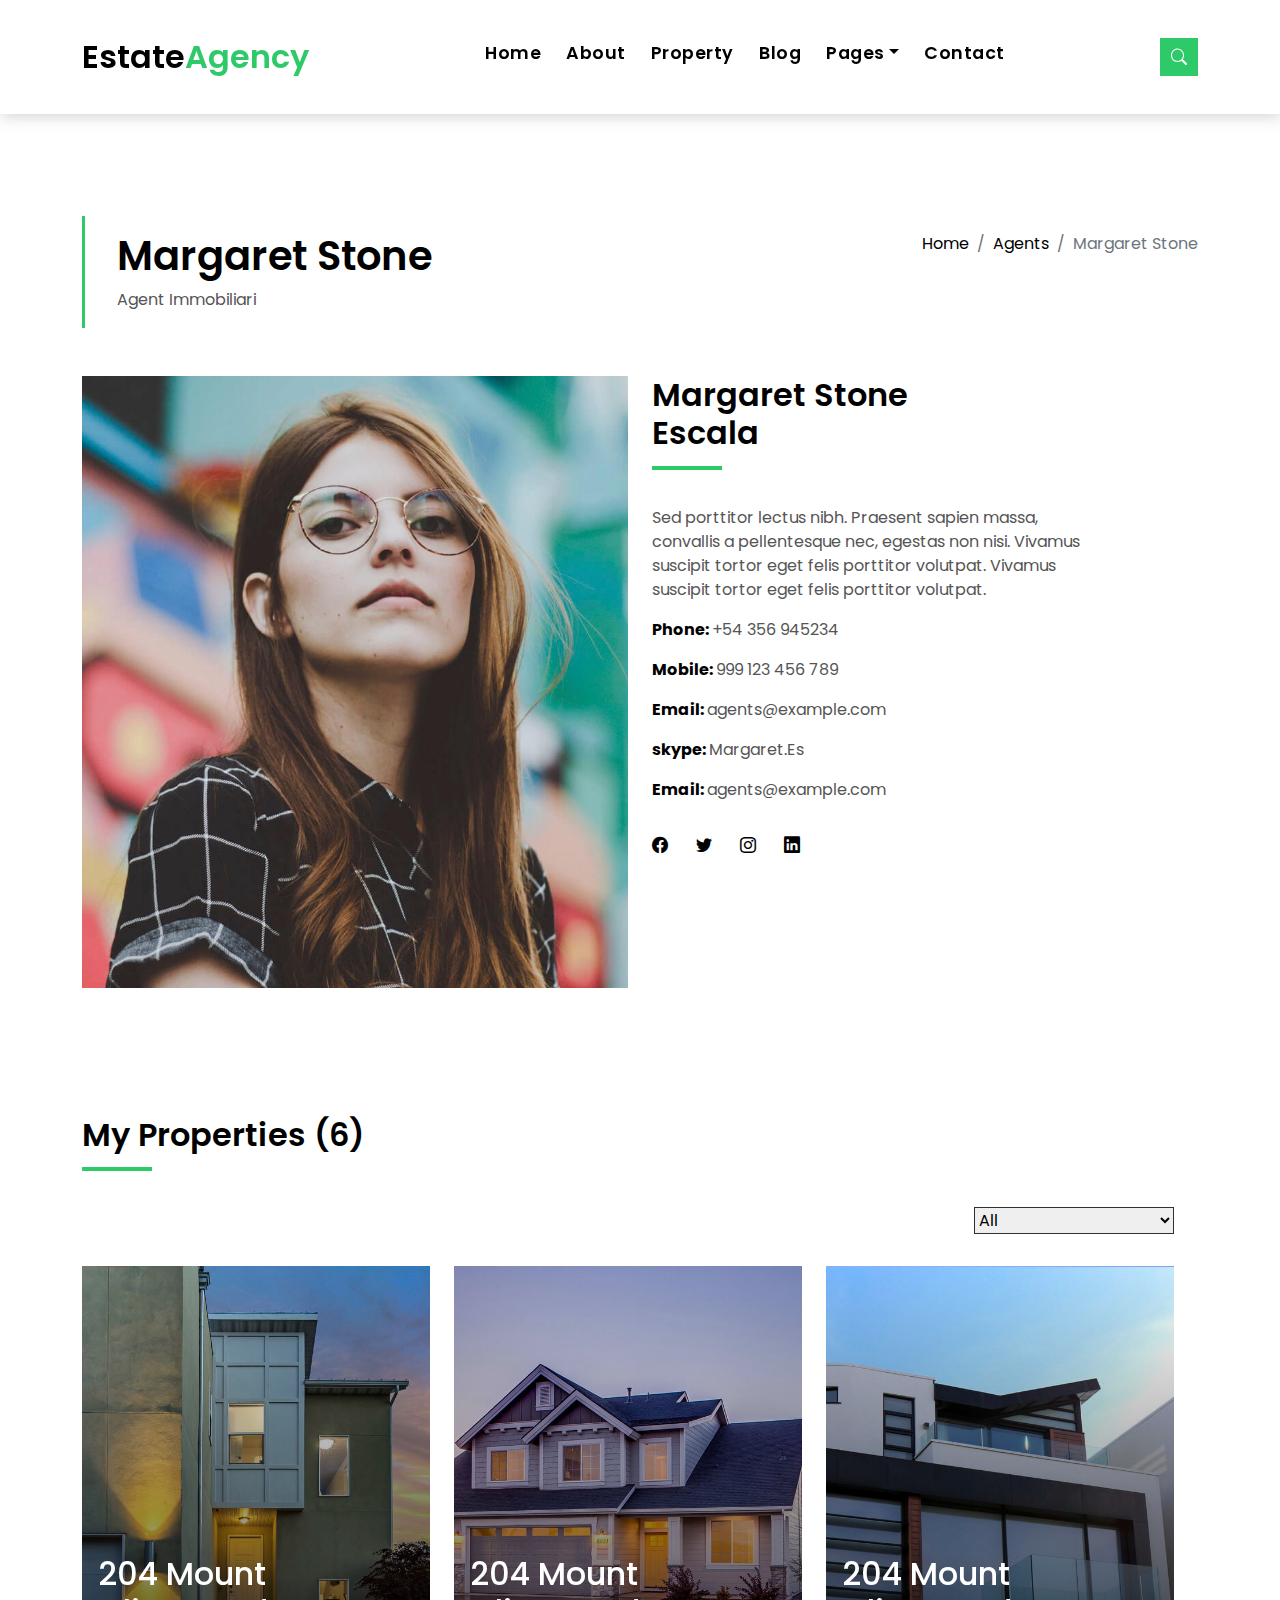
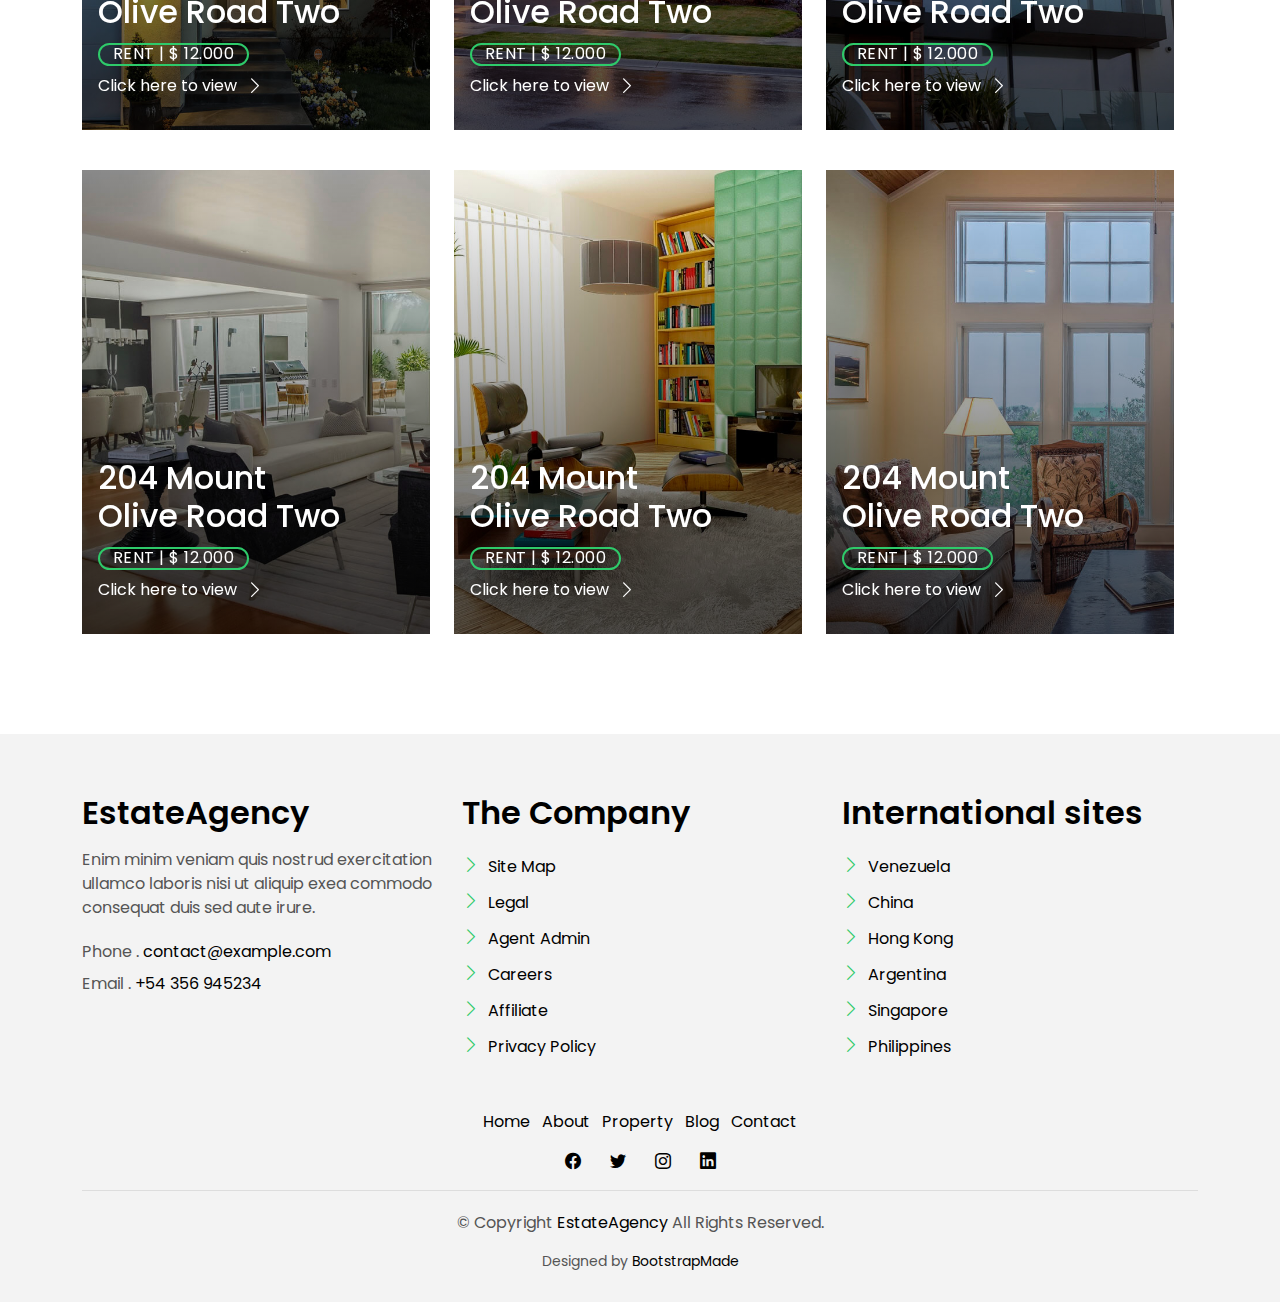
<file: agent-single.html>
<!DOCTYPE html>
<html lang="en">

<head>
  <meta charset="utf-8">
  <meta content="width=device-width, initial-scale=1.0" name="viewport">

  <title>EstateAgency Bootstrap Template - Agent Single</title>
  <meta content="" name="description">
  <meta content="" name="keywords">

  <!-- Favicons -->
  <link href="assets/img/favicon.png" rel="icon">
  <link href="assets/img/apple-touch-icon.png" rel="apple-touch-icon">

  <!-- Google Fonts -->
  <link href="https://fonts.googleapis.com/css?family=Poppins:300,400,500,600,700" rel="stylesheet">

  <!-- Vendor CSS Files -->
  <link href="assets/vendor/animate.css/animate.min.css" rel="stylesheet">
  <link href="assets/vendor/bootstrap/css/bootstrap.min.css" rel="stylesheet">
  <link href="assets/vendor/bootstrap-icons/bootstrap-icons.css" rel="stylesheet">
  <link href="assets/vendor/swiper/swiper-bundle.min.css" rel="stylesheet">

  <!-- Template Main CSS File -->
  <link href="assets/css/style.css" rel="stylesheet">

  <!-- =======================================================
  * Template Name: EstateAgency - v4.6.0
  * Template URL: https://bootstrapmade.com/real-estate-agency-bootstrap-template/
  * Author: BootstrapMade.com
  * License: https://bootstrapmade.com/license/
  ======================================================== -->
</head>

<body>

  <!-- ======= Property Search Section ======= -->
  <div class="click-closed"></div>
  <!--/ Form Search Star /-->
  <div class="box-collapse">
    <div class="title-box-d">
      <h3 class="title-d">Search Property</h3>
    </div>
    <span class="close-box-collapse right-boxed bi bi-x"></span>
    <div class="box-collapse-wrap form">
      <form class="form-a">
        <div class="row">
          <div class="col-md-12 mb-2">
            <div class="form-group">
              <label class="pb-2" for="Type">Keyword</label>
              <input type="text" class="form-control form-control-lg form-control-a" placeholder="Keyword">
            </div>
          </div>
          <div class="col-md-6 mb-2">
            <div class="form-group mt-3">
              <label class="pb-2" for="Type">Type</label>
              <select class="form-control form-select form-control-a" id="Type">
                <option>All Type</option>
                <option>For Rent</option>
                <option>For Sale</option>
                <option>Open House</option>
              </select>
            </div>
          </div>
          <div class="col-md-6 mb-2">
            <div class="form-group mt-3">
              <label class="pb-2" for="city">City</label>
              <select class="form-control form-select form-control-a" id="city">
                <option>All City</option>
                <option>Alabama</option>
                <option>Arizona</option>
                <option>California</option>
                <option>Colorado</option>
              </select>
            </div>
          </div>
          <div class="col-md-6 mb-2">
            <div class="form-group mt-3">
              <label class="pb-2" for="bedrooms">Bedrooms</label>
              <select class="form-control form-select form-control-a" id="bedrooms">
                <option>Any</option>
                <option>01</option>
                <option>02</option>
                <option>03</option>
              </select>
            </div>
          </div>
          <div class="col-md-6 mb-2">
            <div class="form-group mt-3">
              <label class="pb-2" for="garages">Garages</label>
              <select class="form-control form-select form-control-a" id="garages">
                <option>Any</option>
                <option>01</option>
                <option>02</option>
                <option>03</option>
                <option>04</option>
              </select>
            </div>
          </div>
          <div class="col-md-6 mb-2">
            <div class="form-group mt-3">
              <label class="pb-2" for="bathrooms">Bathrooms</label>
              <select class="form-control form-select form-control-a" id="bathrooms">
                <option>Any</option>
                <option>01</option>
                <option>02</option>
                <option>03</option>
              </select>
            </div>
          </div>
          <div class="col-md-6 mb-2">
            <div class="form-group mt-3">
              <label class="pb-2" for="price">Min Price</label>
              <select class="form-control form-select form-control-a" id="price">
                <option>Unlimite</option>
                <option>$50,000</option>
                <option>$100,000</option>
                <option>$150,000</option>
                <option>$200,000</option>
              </select>
            </div>
          </div>
          <div class="col-md-12">
            <button type="submit" class="btn btn-b">Search Property</button>
          </div>
        </div>
      </form>
    </div>
  </div><!-- End Property Search Section -->>

  <!-- ======= Header/Navbar ======= -->
  <nav class="navbar navbar-default navbar-trans navbar-expand-lg fixed-top">
    <div class="container">
      <button class="navbar-toggler collapsed" type="button" data-bs-toggle="collapse" data-bs-target="#navbarDefault" aria-controls="navbarDefault" aria-expanded="false" aria-label="Toggle navigation">
        <span></span>
        <span></span>
        <span></span>
      </button>
      <a class="navbar-brand text-brand" href="index.html">Estate<span class="color-b">Agency</span></a>

      <div class="navbar-collapse collapse justify-content-center" id="navbarDefault">
        <ul class="navbar-nav">

          <li class="nav-item">
            <a class="nav-link " href="index.html">Home</a>
          </li>

          <li class="nav-item">
            <a class="nav-link " href="about.html">About</a>
          </li>

          <li class="nav-item">
            <a class="nav-link " href="property-grid.html">Property</a>
          </li>

          <li class="nav-item">
            <a class="nav-link " href="blog-grid.html">Blog</a>
          </li>

          <li class="nav-item dropdown">
            <a class="nav-link dropdown-toggle" href="#" id="navbarDropdown" role="button" data-bs-toggle="dropdown" aria-haspopup="true" aria-expanded="false">Pages</a>
            <div class="dropdown-menu">
              <a class="dropdown-item " href="property-single.html">Property Single</a>
              <a class="dropdown-item " href="blog-single.html">Blog Single</a>
              <a class="dropdown-item " href="agents-grid.html">Agents Grid</a>
              <a class="dropdown-item active" href="agent-single.html">Agent Single</a>
            </div>
          </li>
          <li class="nav-item">
            <a class="nav-link " href="contact.html">Contact</a>
          </li>
        </ul>
      </div>

      <button type="button" class="btn btn-b-n navbar-toggle-box navbar-toggle-box-collapse" data-bs-toggle="collapse" data-bs-target="#navbarTogglerDemo01">
        <i class="bi bi-search"></i>
      </button>

    </div>
  </nav><!-- End Header/Navbar -->

  <main id="main">

    <!-- ======= Intro Single ======= -->
    <section class="intro-single">
      <div class="container">
        <div class="row">
          <div class="col-md-12 col-lg-8">
            <div class="title-single-box">
              <h1 class="title-single">Margaret Stone</h1>
              <span class="color-text-a">Agent Immobiliari</span>
            </div>
          </div>
          <div class="col-md-12 col-lg-4">
            <nav aria-label="breadcrumb" class="breadcrumb-box d-flex justify-content-lg-end">
              <ol class="breadcrumb">
                <li class="breadcrumb-item">
                  <a href="#">Home</a>
                </li>
                <li class="breadcrumb-item">
                  <a href="#">Agents</a>
                </li>
                <li class="breadcrumb-item active" aria-current="page">
                  Margaret Stone
                </li>
              </ol>
            </nav>
          </div>
        </div>
      </div>
    </section><!-- End Intro Single -->

    <!-- ======= Agent Single ======= -->
    <section class="agent-single">
      <div class="container">
        <div class="row">
          <div class="col-sm-12">
            <div class="row">
              <div class="col-md-6">
                <div class="agent-avatar-box">
                  <img src="assets/img/agent-7.jpg" alt="" class="agent-avatar img-fluid">
                </div>
              </div>
              <div class="col-md-5 section-md-t3">
                <div class="agent-info-box">
                  <div class="agent-title">
                    <div class="title-box-d">
                      <h3 class="title-d">Margaret Stone
                        <br> Escala
                      </h3>
                    </div>
                  </div>
                  <div class="agent-content mb-3">
                    <p class="content-d color-text-a">
                      Sed porttitor lectus nibh. Praesent sapien massa, convallis a pellentesque nec, egestas non nisi.
                      Vivamus suscipit tortor
                      eget felis porttitor volutpat. Vivamus suscipit tortor eget felis porttitor volutpat.
                    </p>
                    <div class="info-agents color-a">
                      <p>
                        <strong>Phone: </strong>
                        <span class="color-text-a"> +54 356 945234 </span>
                      </p>
                      <p>
                        <strong>Mobile: </strong>
                        <span class="color-text-a"> 999 123 456 789</span>
                      </p>
                      <p>
                        <strong>Email: </strong>
                        <span class="color-text-a"> agents@example.com</span>
                      </p>
                      <p>
                        <strong>skype: </strong>
                        <span class="color-text-a"> Margaret.Es</span>
                      </p>
                      <p>
                        <strong>Email: </strong>
                        <span class="color-text-a"> agents@example.com</span>
                      </p>
                    </div>
                  </div>
                  <div class="socials-footer">
                    <ul class="list-inline">
                      <li class="list-inline-item">
                        <a href="#" class="link-one">
                          <i class="bi bi-facebook" aria-hidden="true"></i>
                        </a>
                      </li>
                      <li class="list-inline-item">
                        <a href="#" class="link-one">
                          <i class="bi bi-twitter" aria-hidden="true"></i>
                        </a>
                      </li>
                      <li class="list-inline-item">
                        <a href="#" class="link-one">
                          <i class="bi bi-instagram" aria-hidden="true"></i>
                        </a>
                      </li>
                      <li class="list-inline-item">
                        <a href="#" class="link-one">
                          <i class="bi bi-linkedin" aria-hidden="true"></i>
                        </a>
                      </li>
                    </ul>
                  </div>
                </div>
              </div>
            </div>
          </div>
          <div class="col-md-12 section-t8">
            <div class="title-box-d">
              <h3 class="title-d">My Properties (6)</h3>
            </div>
          </div>
          <div class="row property-grid grid">
            <div class="col-sm-12">
              <div class="grid-option">
                <form>
                  <select class="custom-select">
                    <option selected>All</option>
                    <option value="1">New to Old</option>
                    <option value="2">For Rent</option>
                    <option value="3">For Sale</option>
                  </select>
                </form>
              </div>
            </div>
            <div class="col-md-4">
              <div class="card-box-a card-shadow">
                <div class="img-box-a">
                  <img src="assets/img/property-1.jpg" alt="" class="img-a img-fluid">
                </div>
                <div class="card-overlay">
                  <div class="card-overlay-a-content">
                    <div class="card-header-a">
                      <h2 class="card-title-a">
                        <a href="#">204 Mount
                          <br /> Olive Road Two</a>
                      </h2>
                    </div>
                    <div class="card-body-a">
                      <div class="price-box d-flex">
                        <span class="price-a">rent | $ 12.000</span>
                      </div>
                      <a href="#" class="link-a">Click here to view
                        <span class="bi bi-chevron-right"></span>
                      </a>
                    </div>
                    <div class="card-footer-a">
                      <ul class="card-info d-flex justify-content-around">
                        <li>
                          <h4 class="card-info-title">Area</h4>
                          <span>340m
                            <sup>2</sup>
                          </span>
                        </li>
                        <li>
                          <h4 class="card-info-title">Beds</h4>
                          <span>2</span>
                        </li>
                        <li>
                          <h4 class="card-info-title">Baths</h4>
                          <span>4</span>
                        </li>
                        <li>
                          <h4 class="card-info-title">Garages</h4>
                          <span>1</span>
                        </li>
                      </ul>
                    </div>
                  </div>
                </div>
              </div>
            </div>
            <div class="col-md-4">
              <div class="card-box-a card-shadow">
                <div class="img-box-a">
                  <img src="assets/img/property-3.jpg" alt="" class="img-a img-fluid">
                </div>
                <div class="card-overlay">
                  <div class="card-overlay-a-content">
                    <div class="card-header-a">
                      <h2 class="card-title-a">
                        <a href="#">204 Mount
                          <br /> Olive Road Two</a>
                      </h2>
                    </div>
                    <div class="card-body-a">
                      <div class="price-box d-flex">
                        <span class="price-a">rent | $ 12.000</span>
                      </div>
                      <a href="#" class="link-a">Click here to view
                        <span class="bi bi-chevron-right"></span>
                      </a>
                    </div>
                    <div class="card-footer-a">
                      <ul class="card-info d-flex justify-content-around">
                        <li>
                          <h4 class="card-info-title">Area</h4>
                          <span>340m
                            <sup>2</sup>
                          </span>
                        </li>
                        <li>
                          <h4 class="card-info-title">Beds</h4>
                          <span>2</span>
                        </li>
                        <li>
                          <h4 class="card-info-title">Baths</h4>
                          <span>4</span>
                        </li>
                        <li>
                          <h4 class="card-info-title">Garages</h4>
                          <span>1</span>
                        </li>
                      </ul>
                    </div>
                  </div>
                </div>
              </div>
            </div>
            <div class="col-md-4">
              <div class="card-box-a card-shadow">
                <div class="img-box-a">
                  <img src="assets/img/property-6.jpg" alt="" class="img-a img-fluid">
                </div>
                <div class="card-overlay">
                  <div class="card-overlay-a-content">
                    <div class="card-header-a">
                      <h2 class="card-title-a">
                        <a href="#">204 Mount
                          <br /> Olive Road Two</a>
                      </h2>
                    </div>
                    <div class="card-body-a">
                      <div class="price-box d-flex">
                        <span class="price-a">rent | $ 12.000</span>
                      </div>
                      <a href="#" class="link-a">Click here to view
                        <span class="bi bi-chevron-right"></span>
                      </a>
                    </div>
                    <div class="card-footer-a">
                      <ul class="card-info d-flex justify-content-around">
                        <li>
                          <h4 class="card-info-title">Area</h4>
                          <span>340m
                            <sup>2</sup>
                          </span>
                        </li>
                        <li>
                          <h4 class="card-info-title">Beds</h4>
                          <span>2</span>
                        </li>
                        <li>
                          <h4 class="card-info-title">Baths</h4>
                          <span>4</span>
                        </li>
                        <li>
                          <h4 class="card-info-title">Garages</h4>
                          <span>1</span>
                        </li>
                      </ul>
                    </div>
                  </div>
                </div>
              </div>
            </div>
            <div class="col-md-4">
              <div class="card-box-a card-shadow">
                <div class="img-box-a">
                  <img src="assets/img/property-7.jpg" alt="" class="img-a img-fluid">
                </div>
                <div class="card-overlay">
                  <div class="card-overlay-a-content">
                    <div class="card-header-a">
                      <h2 class="card-title-a">
                        <a href="#">204 Mount
                          <br /> Olive Road Two</a>
                      </h2>
                    </div>
                    <div class="card-body-a">
                      <div class="price-box d-flex">
                        <span class="price-a">rent | $ 12.000</span>
                      </div>
                      <a href="#" class="link-a">Click here to view
                        <span class="bi bi-chevron-right"></span>
                      </a>
                    </div>
                    <div class="card-footer-a">
                      <ul class="card-info d-flex justify-content-around">
                        <li>
                          <h4 class="card-info-title">Area</h4>
                          <span>340m
                            <sup>2</sup>
                          </span>
                        </li>
                        <li>
                          <h4 class="card-info-title">Beds</h4>
                          <span>2</span>
                        </li>
                        <li>
                          <h4 class="card-info-title">Baths</h4>
                          <span>4</span>
                        </li>
                        <li>
                          <h4 class="card-info-title">Garages</h4>
                          <span>1</span>
                        </li>
                      </ul>
                    </div>
                  </div>
                </div>
              </div>
            </div>
            <div class="col-md-4">
              <div class="card-box-a card-shadow">
                <div class="img-box-a">
                  <img src="assets/img/property-8.jpg" alt="" class="img-a img-fluid">
                </div>
                <div class="card-overlay">
                  <div class="card-overlay-a-content">
                    <div class="card-header-a">
                      <h2 class="card-title-a">
                        <a href="#">204 Mount
                          <br /> Olive Road Two</a>
                      </h2>
                    </div>
                    <div class="card-body-a">
                      <div class="price-box d-flex">
                        <span class="price-a">rent | $ 12.000</span>
                      </div>
                      <a href="#" class="link-a">Click here to view
                        <span class="bi bi-chevron-right"></span>
                      </a>
                    </div>
                    <div class="card-footer-a">
                      <ul class="card-info d-flex justify-content-around">
                        <li>
                          <h4 class="card-info-title">Area</h4>
                          <span>340m
                            <sup>2</sup>
                          </span>
                        </li>
                        <li>
                          <h4 class="card-info-title">Beds</h4>
                          <span>2</span>
                        </li>
                        <li>
                          <h4 class="card-info-title">Baths</h4>
                          <span>4</span>
                        </li>
                        <li>
                          <h4 class="card-info-title">Garages</h4>
                          <span>1</span>
                        </li>
                      </ul>
                    </div>
                  </div>
                </div>
              </div>
            </div>
            <div class="col-md-4">
              <div class="card-box-a card-shadow">
                <div class="img-box-a">
                  <img src="assets/img/property-10.jpg" alt="" class="img-a img-fluid">
                </div>
                <div class="card-overlay">
                  <div class="card-overlay-a-content">
                    <div class="card-header-a">
                      <h2 class="card-title-a">
                        <a href="#">204 Mount
                          <br /> Olive Road Two</a>
                      </h2>
                    </div>
                    <div class="card-body-a">
                      <div class="price-box d-flex">
                        <span class="price-a">rent | $ 12.000</span>
                      </div>
                      <a href="#" class="link-a">Click here to view
                        <span class="bi bi-chevron-right"></span>
                      </a>
                    </div>
                    <div class="card-footer-a">
                      <ul class="card-info d-flex justify-content-around">
                        <li>
                          <h4 class="card-info-title">Area</h4>
                          <span>340m
                            <sup>2</sup>
                          </span>
                        </li>
                        <li>
                          <h4 class="card-info-title">Beds</h4>
                          <span>2</span>
                        </li>
                        <li>
                          <h4 class="card-info-title">Baths</h4>
                          <span>4</span>
                        </li>
                        <li>
                          <h4 class="card-info-title">Garages</h4>
                          <span>1</span>
                        </li>
                      </ul>
                    </div>
                  </div>
                </div>
              </div>
            </div>
          </div>
        </div>
      </div>
    </section><!-- End Agent Single -->

  </main><!-- End #main -->

  <!-- ======= Footer ======= -->
  <section class="section-footer">
    <div class="container">
      <div class="row">
        <div class="col-sm-12 col-md-4">
          <div class="widget-a">
            <div class="w-header-a">
              <h3 class="w-title-a text-brand">EstateAgency</h3>
            </div>
            <div class="w-body-a">
              <p class="w-text-a color-text-a">
                Enim minim veniam quis nostrud exercitation ullamco laboris nisi ut aliquip exea commodo consequat duis
                sed aute irure.
              </p>
            </div>
            <div class="w-footer-a">
              <ul class="list-unstyled">
                <li class="color-a">
                  <span class="color-text-a">Phone .</span> contact@example.com
                </li>
                <li class="color-a">
                  <span class="color-text-a">Email .</span> +54 356 945234
                </li>
              </ul>
            </div>
          </div>
        </div>
        <div class="col-sm-12 col-md-4 section-md-t3">
          <div class="widget-a">
            <div class="w-header-a">
              <h3 class="w-title-a text-brand">The Company</h3>
            </div>
            <div class="w-body-a">
              <div class="w-body-a">
                <ul class="list-unstyled">
                  <li class="item-list-a">
                    <i class="bi bi-chevron-right"></i> <a href="#">Site Map</a>
                  </li>
                  <li class="item-list-a">
                    <i class="bi bi-chevron-right"></i> <a href="#">Legal</a>
                  </li>
                  <li class="item-list-a">
                    <i class="bi bi-chevron-right"></i> <a href="#">Agent Admin</a>
                  </li>
                  <li class="item-list-a">
                    <i class="bi bi-chevron-right"></i> <a href="#">Careers</a>
                  </li>
                  <li class="item-list-a">
                    <i class="bi bi-chevron-right"></i> <a href="#">Affiliate</a>
                  </li>
                  <li class="item-list-a">
                    <i class="bi bi-chevron-right"></i> <a href="#">Privacy Policy</a>
                  </li>
                </ul>
              </div>
            </div>
          </div>
        </div>
        <div class="col-sm-12 col-md-4 section-md-t3">
          <div class="widget-a">
            <div class="w-header-a">
              <h3 class="w-title-a text-brand">International sites</h3>
            </div>
            <div class="w-body-a">
              <ul class="list-unstyled">
                <li class="item-list-a">
                  <i class="bi bi-chevron-right"></i> <a href="#">Venezuela</a>
                </li>
                <li class="item-list-a">
                  <i class="bi bi-chevron-right"></i> <a href="#">China</a>
                </li>
                <li class="item-list-a">
                  <i class="bi bi-chevron-right"></i> <a href="#">Hong Kong</a>
                </li>
                <li class="item-list-a">
                  <i class="bi bi-chevron-right"></i> <a href="#">Argentina</a>
                </li>
                <li class="item-list-a">
                  <i class="bi bi-chevron-right"></i> <a href="#">Singapore</a>
                </li>
                <li class="item-list-a">
                  <i class="bi bi-chevron-right"></i> <a href="#">Philippines</a>
                </li>
              </ul>
            </div>
          </div>
        </div>
      </div>
    </div>
  </section>
  <footer>
    <div class="container">
      <div class="row">
        <div class="col-md-12">
          <nav class="nav-footer">
            <ul class="list-inline">
              <li class="list-inline-item">
                <a href="#">Home</a>
              </li>
              <li class="list-inline-item">
                <a href="#">About</a>
              </li>
              <li class="list-inline-item">
                <a href="#">Property</a>
              </li>
              <li class="list-inline-item">
                <a href="#">Blog</a>
              </li>
              <li class="list-inline-item">
                <a href="#">Contact</a>
              </li>
            </ul>
          </nav>
          <div class="socials-a">
            <ul class="list-inline">
              <li class="list-inline-item">
                <a href="#">
                  <i class="bi bi-facebook" aria-hidden="true"></i>
                </a>
              </li>
              <li class="list-inline-item">
                <a href="#">
                  <i class="bi bi-twitter" aria-hidden="true"></i>
                </a>
              </li>
              <li class="list-inline-item">
                <a href="#">
                  <i class="bi bi-instagram" aria-hidden="true"></i>
                </a>
              </li>
              <li class="list-inline-item">
                <a href="#">
                  <i class="bi bi-linkedin" aria-hidden="true"></i>
                </a>
              </li>
            </ul>
          </div>
          <div class="copyright-footer">
            <p class="copyright color-text-a">
              &copy; Copyright
              <span class="color-a">EstateAgency</span> All Rights Reserved.
            </p>
          </div>
          <div class="credits">
            <!--
            All the links in the footer should remain intact.
            You can delete the links only if you purchased the pro version.
            Licensing information: https://bootstrapmade.com/license/
            Purchase the pro version with working PHP/AJAX contact form: https://bootstrapmade.com/buy/?theme=EstateAgency
          -->
            Designed by <a href="https://bootstrapmade.com/">BootstrapMade</a>
          </div>
        </div>
      </div>
    </div>
  </footer><!-- End  Footer -->

  <div id="preloader"></div>
  <a href="#" class="back-to-top d-flex align-items-center justify-content-center"><i class="bi bi-arrow-up-short"></i></a>

  <!-- Vendor JS Files -->
  <script src="assets/vendor/bootstrap/js/bootstrap.bundle.min.js"></script>
  <script src="assets/vendor/php-email-form/validate.js"></script>
  <script src="assets/vendor/swiper/swiper-bundle.min.js"></script>

  <!-- Template Main JS File -->
  <script src="assets/js/main.js"></script>

</body>

</html>
</file>
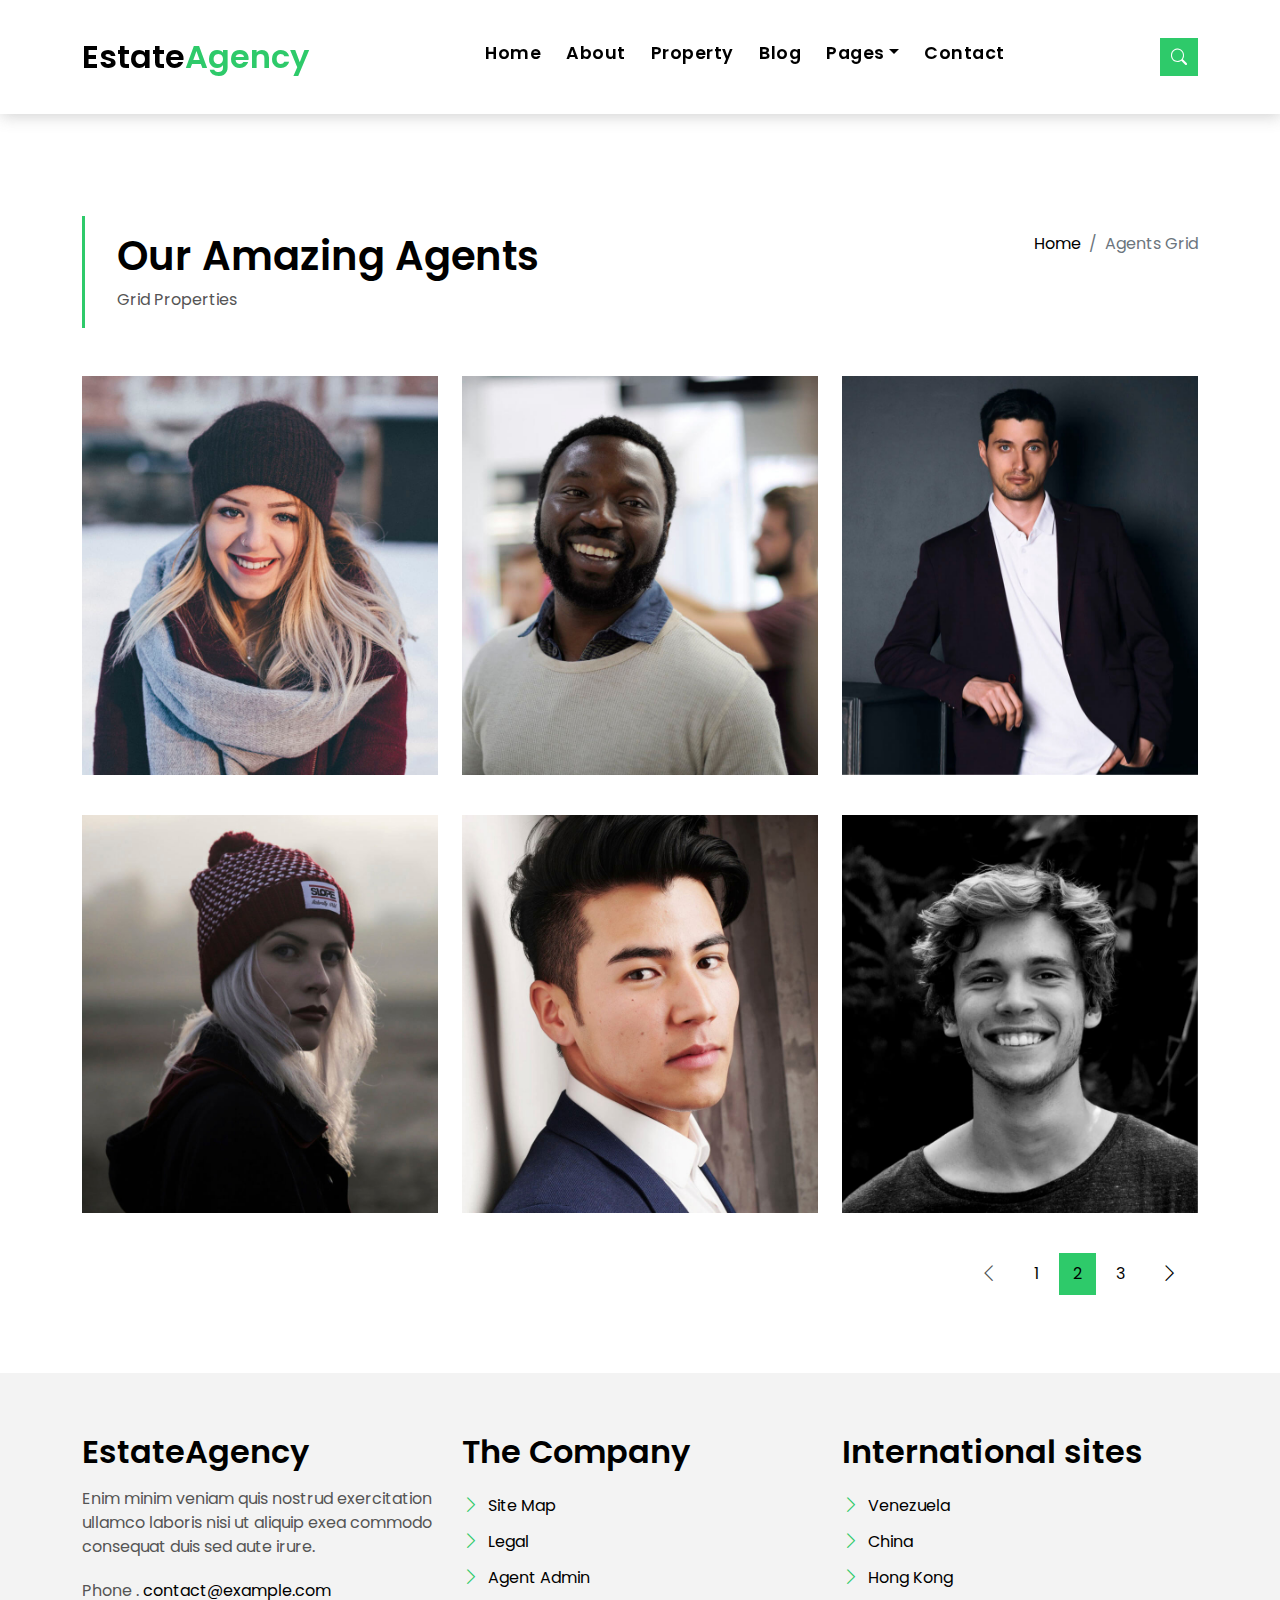
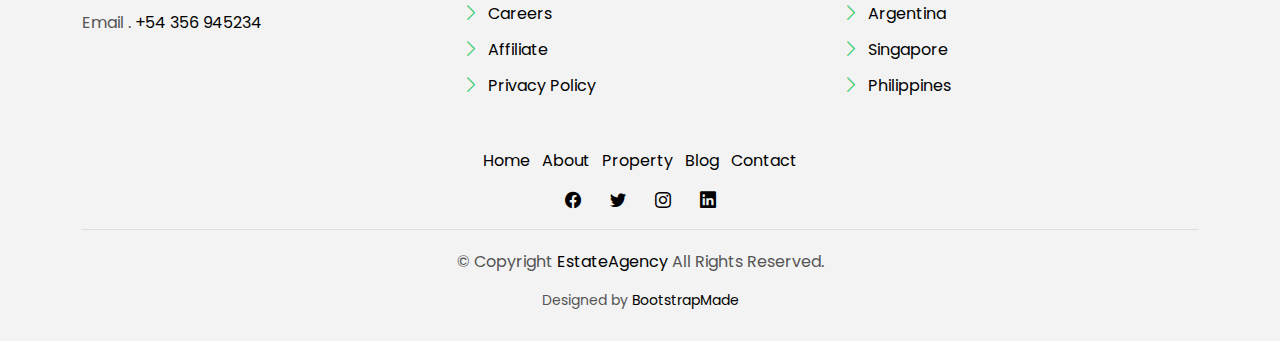
<file: agents-grid.html>
<!DOCTYPE html>
<html lang="en">

<head>
  <meta charset="utf-8">
  <meta content="width=device-width, initial-scale=1.0" name="viewport">

  <title>EstateAgency Bootstrap Template - Index</title>
  <meta content="" name="description">
  <meta content="" name="keywords">

  <!-- Favicons -->
  <link href="assets/img/favicon.png" rel="icon">
  <link href="assets/img/apple-touch-icon.png" rel="apple-touch-icon">

  <!-- Google Fonts -->
  <link href="https://fonts.googleapis.com/css?family=Poppins:300,400,500,600,700" rel="stylesheet">

  <!-- Vendor CSS Files -->
  <link href="assets/vendor/animate.css/animate.min.css" rel="stylesheet">
  <link href="assets/vendor/bootstrap/css/bootstrap.min.css" rel="stylesheet">
  <link href="assets/vendor/bootstrap-icons/bootstrap-icons.css" rel="stylesheet">
  <link href="assets/vendor/swiper/swiper-bundle.min.css" rel="stylesheet">

  <!-- Template Main CSS File -->
  <link href="assets/css/style.css" rel="stylesheet">

  <!-- =======================================================
  * Template Name: EstateAgency - v4.6.0
  * Template URL: https://bootstrapmade.com/real-estate-agency-bootstrap-template/
  * Author: BootstrapMade.com
  * License: https://bootstrapmade.com/license/
  ======================================================== -->
</head>

<body>

  <!-- ======= Property Search Section ======= -->
  <div class="click-closed"></div>
  <!--/ Form Search Star /-->
  <div class="box-collapse">
    <div class="title-box-d">
      <h3 class="title-d">Search Property</h3>
    </div>
    <span class="close-box-collapse right-boxed bi bi-x"></span>
    <div class="box-collapse-wrap form">
      <form class="form-a">
        <div class="row">
          <div class="col-md-12 mb-2">
            <div class="form-group">
              <label class="pb-2" for="Type">Keyword</label>
              <input type="text" class="form-control form-control-lg form-control-a" placeholder="Keyword">
            </div>
          </div>
          <div class="col-md-6 mb-2">
            <div class="form-group mt-3">
              <label class="pb-2" for="Type">Type</label>
              <select class="form-control form-select form-control-a" id="Type">
                <option>All Type</option>
                <option>For Rent</option>
                <option>For Sale</option>
                <option>Open House</option>
              </select>
            </div>
          </div>
          <div class="col-md-6 mb-2">
            <div class="form-group mt-3">
              <label class="pb-2" for="city">City</label>
              <select class="form-control form-select form-control-a" id="city">
                <option>All City</option>
                <option>Alabama</option>
                <option>Arizona</option>
                <option>California</option>
                <option>Colorado</option>
              </select>
            </div>
          </div>
          <div class="col-md-6 mb-2">
            <div class="form-group mt-3">
              <label class="pb-2" for="bedrooms">Bedrooms</label>
              <select class="form-control form-select form-control-a" id="bedrooms">
                <option>Any</option>
                <option>01</option>
                <option>02</option>
                <option>03</option>
              </select>
            </div>
          </div>
          <div class="col-md-6 mb-2">
            <div class="form-group mt-3">
              <label class="pb-2" for="garages">Garages</label>
              <select class="form-control form-select form-control-a" id="garages">
                <option>Any</option>
                <option>01</option>
                <option>02</option>
                <option>03</option>
                <option>04</option>
              </select>
            </div>
          </div>
          <div class="col-md-6 mb-2">
            <div class="form-group mt-3">
              <label class="pb-2" for="bathrooms">Bathrooms</label>
              <select class="form-control form-select form-control-a" id="bathrooms">
                <option>Any</option>
                <option>01</option>
                <option>02</option>
                <option>03</option>
              </select>
            </div>
          </div>
          <div class="col-md-6 mb-2">
            <div class="form-group mt-3">
              <label class="pb-2" for="price">Min Price</label>
              <select class="form-control form-select form-control-a" id="price">
                <option>Unlimite</option>
                <option>$50,000</option>
                <option>$100,000</option>
                <option>$150,000</option>
                <option>$200,000</option>
              </select>
            </div>
          </div>
          <div class="col-md-12">
            <button type="submit" class="btn btn-b">Search Property</button>
          </div>
        </div>
      </form>
    </div>
  </div><!-- End Property Search Section -->>

  <!-- ======= Header/Navbar ======= -->
  <nav class="navbar navbar-default navbar-trans navbar-expand-lg fixed-top">
    <div class="container">
      <button class="navbar-toggler collapsed" type="button" data-bs-toggle="collapse" data-bs-target="#navbarDefault" aria-controls="navbarDefault" aria-expanded="false" aria-label="Toggle navigation">
        <span></span>
        <span></span>
        <span></span>
      </button>
      <a class="navbar-brand text-brand" href="index.html">Estate<span class="color-b">Agency</span></a>

      <div class="navbar-collapse collapse justify-content-center" id="navbarDefault">
        <ul class="navbar-nav">

          <li class="nav-item">
            <a class="nav-link " href="index.html">Home</a>
          </li>

          <li class="nav-item">
            <a class="nav-link " href="about.html">About</a>
          </li>

          <li class="nav-item">
            <a class="nav-link " href="property-grid.html">Property</a>
          </li>

          <li class="nav-item">
            <a class="nav-link " href="blog-grid.html">Blog</a>
          </li>

          <li class="nav-item dropdown">
            <a class="nav-link dropdown-toggle" href="#" id="navbarDropdown" role="button" data-bs-toggle="dropdown" aria-haspopup="true" aria-expanded="false">Pages</a>
            <div class="dropdown-menu">
              <a class="dropdown-item " href="property-single.html">Property Single</a>
              <a class="dropdown-item " href="blog-single.html">Blog Single</a>
              <a class="dropdown-item active" href="agents-grid.html">Agents Grid</a>
              <a class="dropdown-item " href="agent-single.html">Agent Single</a>
            </div>
          </li>
          <li class="nav-item">
            <a class="nav-link " href="contact.html">Contact</a>
          </li>
        </ul>
      </div>

      <button type="button" class="btn btn-b-n navbar-toggle-box navbar-toggle-box-collapse" data-bs-toggle="collapse" data-bs-target="#navbarTogglerDemo01">
        <i class="bi bi-search"></i>
      </button>

    </div>
  </nav><!-- End Header/Navbar -->

  <main id="main">
    <!-- =======Intro Single ======= -->
    <section class="intro-single">
      <div class="container">
        <div class="row">
          <div class="col-md-12 col-lg-8">
            <div class="title-single-box">
              <h1 class="title-single">Our Amazing Agents</h1>
              <span class="color-text-a">Grid Properties</span>
            </div>
          </div>
          <div class="col-md-12 col-lg-4">
            <nav aria-label="breadcrumb" class="breadcrumb-box d-flex justify-content-lg-end">
              <ol class="breadcrumb">
                <li class="breadcrumb-item">
                  <a href="#">Home</a>
                </li>
                <li class="breadcrumb-item active" aria-current="page">
                  Agents Grid
                </li>
              </ol>
            </nav>
          </div>
        </div>
      </div>
    </section><!-- End Intro Single-->

    <!-- ======= Agents Grid ======= -->
    <section class="agents-grid grid">
      <div class="container">
        <div class="row">
          <div class="col-md-4">
            <div class="card-box-d">
              <div class="card-img-d">
                <img src="assets/img/agent-4.jpg" alt="" class="img-d img-fluid">
              </div>
              <div class="card-overlay card-overlay-hover">
                <div class="card-header-d">
                  <div class="card-title-d align-self-center">
                    <h3 class="title-d">
                      <a href="#" class="link-two">Margaret Sotillo
                        <br> Escala</a>
                    </h3>
                  </div>
                </div>
                <div class="card-body-d">
                  <p class="content-d color-text-a">
                    Sed porttitor lectus nibh, Cras ultricies ligula sed magna dictum porta two.
                  </p>
                  <div class="info-agents color-a">
                    <p>
                      <strong>Phone: </strong> +54 356 945234
                    </p>
                    <p>
                      <strong>Email: </strong> agents@example.com
                    </p>
                  </div>
                </div>
                <div class="card-footer-d">
                  <div class="socials-footer d-flex justify-content-center">
                    <ul class="list-inline">
                      <li class="list-inline-item">
                        <a href="#" class="link-one">
                          <i class="bi bi-facebook" aria-hidden="true"></i>
                        </a>
                      </li>
                      <li class="list-inline-item">
                        <a href="#" class="link-one">
                          <i class="bi bi-twitter" aria-hidden="true"></i>
                        </a>
                      </li>
                      <li class="list-inline-item">
                        <a href="#" class="link-one">
                          <i class="bi bi-instagram" aria-hidden="true"></i>
                        </a>
                      </li>
                      <li class="list-inline-item">
                        <a href="#" class="link-one">
                          <i class="bi bi-linkedin" aria-hidden="true"></i>
                        </a>
                      </li>
                    </ul>
                  </div>
                </div>
              </div>
            </div>
          </div>
          <div class="col-md-4">
            <div class="card-box-d">
              <div class="card-img-d">
                <img src="assets/img/agent-2.jpg" alt="" class="img-d img-fluid">
              </div>
              <div class="card-overlay card-overlay-hover">
                <div class="card-header-d">
                  <div class="card-title-d align-self-center">
                    <h3 class="title-d">
                      <a href="#" class="link-two">Margaret Sotillo
                        <br> Escala</a>
                    </h3>
                  </div>
                </div>
                <div class="card-body-d">
                  <p class="content-d color-text-a">
                    Sed porttitor lectus nibh, Cras ultricies ligula sed magna dictum porta two.
                  </p>
                  <div class="info-agents color-a">
                    <p>
                      <strong>Phone: </strong> +54 356 945234
                    </p>
                    <p>
                      <strong>Email: </strong> agents@example.com
                    </p>
                  </div>
                </div>
                <div class="card-footer-d">
                  <div class="socials-footer d-flex justify-content-center">
                    <ul class="list-inline">
                      <li class="list-inline-item">
                        <a href="#" class="link-one">
                          <i class="bi bi-facebook" aria-hidden="true"></i>
                        </a>
                      </li>
                      <li class="list-inline-item">
                        <a href="#" class="link-one">
                          <i class="bi bi-twitter" aria-hidden="true"></i>
                        </a>
                      </li>
                      <li class="list-inline-item">
                        <a href="#" class="link-one">
                          <i class="bi bi-instagram" aria-hidden="true"></i>
                        </a>
                      </li>
                      <li class="list-inline-item">
                        <a href="#" class="link-one">
                          <i class="bi bi-linkedin" aria-hidden="true"></i>
                        </a>
                      </li>
                    </ul>
                  </div>
                </div>
              </div>
            </div>
          </div>
          <div class="col-md-4">
            <div class="card-box-d">
              <div class="card-img-d">
                <img src="assets/img/agent-3.jpg" alt="" class="img-d img-fluid">
              </div>
              <div class="card-overlay card-overlay-hover">
                <div class="card-header-d">
                  <div class="card-title-d align-self-center">
                    <h3 class="title-d">
                      <a href="#" class="link-two">Margaret Sotillo
                        <br> Escala</a>
                    </h3>
                  </div>
                </div>
                <div class="card-body-d">
                  <p class="content-d color-text-a">
                    Sed porttitor lectus nibh, Cras ultricies ligula sed magna dictum porta two.
                  </p>
                  <div class="info-agents color-a">
                    <p>
                      <strong>Phone: </strong> +54 356 945234
                    </p>
                    <p>
                      <strong>Email: </strong> agents@example.com
                    </p>
                  </div>
                </div>
                <div class="card-footer-d">
                  <div class="socials-footer d-flex justify-content-center">
                    <ul class="list-inline">
                      <li class="list-inline-item">
                        <a href="#" class="link-one">
                          <i class="bi bi-facebook" aria-hidden="true"></i>
                        </a>
                      </li>
                      <li class="list-inline-item">
                        <a href="#" class="link-one">
                          <i class="bi bi-twitter" aria-hidden="true"></i>
                        </a>
                      </li>
                      <li class="list-inline-item">
                        <a href="#" class="link-one">
                          <i class="bi bi-instagram" aria-hidden="true"></i>
                        </a>
                      </li>
                      <li class="list-inline-item">
                        <a href="#" class="link-one">
                          <i class="bi bi-linkedin" aria-hidden="true"></i>
                        </a>
                      </li>
                    </ul>
                  </div>
                </div>
              </div>
            </div>
          </div>
          <div class="col-md-4">
            <div class="card-box-d">
              <div class="card-img-d">
                <img src="assets/img/agent-5.jpg" alt="" class="img-d img-fluid">
              </div>
              <div class="card-overlay card-overlay-hover">
                <div class="card-header-d">
                  <div class="card-title-d align-self-center">
                    <h3 class="title-d">
                      <a href="#" class="link-two">Margaret Sotillo
                        <br> Escala</a>
                    </h3>
                  </div>
                </div>
                <div class="card-body-d">
                  <p class="content-d color-text-a">
                    Sed porttitor lectus nibh, Cras ultricies ligula sed magna dictum porta two.
                  </p>
                  <div class="info-agents color-a">
                    <p>
                      <strong>Phone: </strong> +54 356 945234
                    </p>
                    <p>
                      <strong>Email: </strong> agents@example.com
                    </p>
                  </div>
                </div>
                <div class="card-footer-d">
                  <div class="socials-footer d-flex justify-content-center">
                    <ul class="list-inline">
                      <li class="list-inline-item">
                        <a href="#" class="link-one">
                          <i class="bi bi-facebook" aria-hidden="true"></i>
                        </a>
                      </li>
                      <li class="list-inline-item">
                        <a href="#" class="link-one">
                          <i class="bi bi-twitter" aria-hidden="true"></i>
                        </a>
                      </li>
                      <li class="list-inline-item">
                        <a href="#" class="link-one">
                          <i class="bi bi-instagram" aria-hidden="true"></i>
                        </a>
                      </li>
                      <li class="list-inline-item">
                        <a href="#" class="link-one">
                          <i class="bi bi-linkedin" aria-hidden="true"></i>
                        </a>
                      </li>
                    </ul>
                  </div>
                </div>
              </div>
            </div>
          </div>
          <div class="col-md-4">
            <div class="card-box-d">
              <div class="card-img-d">
                <img src="assets/img/agent-1.jpg" alt="" class="img-d img-fluid">
              </div>
              <div class="card-overlay card-overlay-hover">
                <div class="card-header-d">
                  <div class="card-title-d align-self-center">
                    <h3 class="title-d">
                      <a href="#" class="link-two">Margaret Sotillo
                        <br> Escala</a>
                    </h3>
                  </div>
                </div>
                <div class="card-body-d">
                  <p class="content-d color-text-a">
                    Sed porttitor lectus nibh, Cras ultricies ligula sed magna dictum porta two.
                  </p>
                  <div class="info-agents color-a">
                    <p>
                      <strong>Phone: </strong> +54 356 945234
                    </p>
                    <p>
                      <strong>Email: </strong> agents@example.com
                    </p>
                  </div>
                </div>
                <div class="card-footer-d">
                  <div class="socials-footer d-flex justify-content-center">
                    <ul class="list-inline">
                      <li class="list-inline-item">
                        <a href="#" class="link-one">
                          <i class="bi bi-facebook" aria-hidden="true"></i>
                        </a>
                      </li>
                      <li class="list-inline-item">
                        <a href="#" class="link-one">
                          <i class="bi bi-twitter" aria-hidden="true"></i>
                        </a>
                      </li>
                      <li class="list-inline-item">
                        <a href="#" class="link-one">
                          <i class="bi bi-instagram" aria-hidden="true"></i>
                        </a>
                      </li>
                      <li class="list-inline-item">
                        <a href="#" class="link-one">
                          <i class="bi bi-linkedin" aria-hidden="true"></i>
                        </a>
                      </li>
                    </ul>
                  </div>
                </div>
              </div>
            </div>
          </div>
          <div class="col-md-4">
            <div class="card-box-d">
              <div class="card-img-d">
                <img src="assets/img/agent-6.jpg" alt="" class="img-d img-fluid">
              </div>
              <div class="card-overlay card-overlay-hover">
                <div class="card-header-d">
                  <div class="card-title-d align-self-center">
                    <h3 class="title-d">
                      <a href="#" class="link-two">Margaret Sotillo
                        <br> Escala</a>
                    </h3>
                  </div>
                </div>
                <div class="card-body-d">
                  <p class="content-d color-text-a">
                    Sed porttitor lectus nibh, Cras ultricies ligula sed magna dictum porta two.
                  </p>
                  <div class="info-agents color-a">
                    <p>
                      <strong>Phone: </strong> +54 356 945234
                    </p>
                    <p>
                      <strong>Email: </strong> agents@example.com
                    </p>
                  </div>
                </div>
                <div class="card-footer-d">
                  <div class="socials-footer d-flex justify-content-center">
                    <ul class="list-inline">
                      <li class="list-inline-item">
                        <a href="#" class="link-one">
                          <i class="bi bi-facebook" aria-hidden="true"></i>
                        </a>
                      </li>
                      <li class="list-inline-item">
                        <a href="#" class="link-one">
                          <i class="bi bi-twitter" aria-hidden="true"></i>
                        </a>
                      </li>
                      <li class="list-inline-item">
                        <a href="#" class="link-one">
                          <i class="bi bi-instagram" aria-hidden="true"></i>
                        </a>
                      </li>
                      <li class="list-inline-item">
                        <a href="#" class="link-one">
                          <i class="bi bi-linkedin" aria-hidden="true"></i>
                        </a>
                      </li>
                    </ul>
                  </div>
                </div>
              </div>
            </div>
          </div>
        </div>
        <div class="row">
          <div class="col-sm-12">
            <nav class="pagination-a">
              <ul class="pagination justify-content-end">
                <li class="page-item disabled">
                  <a class="page-link" href="#" tabindex="-1">
                    <span class="bi bi-chevron-left"></span>
                  </a>
                </li>
                <li class="page-item">
                  <a class="page-link" href="#">1</a>
                </li>
                <li class="page-item active">
                  <a class="page-link" href="#">2</a>
                </li>
                <li class="page-item">
                  <a class="page-link" href="#">3</a>
                </li>
                <li class="page-item next">
                  <a class="page-link" href="#">
                    <span class="bi bi-chevron-right"></span>
                  </a>
                </li>
              </ul>
            </nav>
          </div>
        </div>
      </div>
    </section><!-- End Agents Grid-->

  </main><!-- End #main -->

  <!-- ======= Footer ======= -->
  <section class="section-footer">
    <div class="container">
      <div class="row">
        <div class="col-sm-12 col-md-4">
          <div class="widget-a">
            <div class="w-header-a">
              <h3 class="w-title-a text-brand">EstateAgency</h3>
            </div>
            <div class="w-body-a">
              <p class="w-text-a color-text-a">
                Enim minim veniam quis nostrud exercitation ullamco laboris nisi ut aliquip exea commodo consequat duis
                sed aute irure.
              </p>
            </div>
            <div class="w-footer-a">
              <ul class="list-unstyled">
                <li class="color-a">
                  <span class="color-text-a">Phone .</span> contact@example.com
                </li>
                <li class="color-a">
                  <span class="color-text-a">Email .</span> +54 356 945234
                </li>
              </ul>
            </div>
          </div>
        </div>
        <div class="col-sm-12 col-md-4 section-md-t3">
          <div class="widget-a">
            <div class="w-header-a">
              <h3 class="w-title-a text-brand">The Company</h3>
            </div>
            <div class="w-body-a">
              <div class="w-body-a">
                <ul class="list-unstyled">
                  <li class="item-list-a">
                    <i class="bi bi-chevron-right"></i> <a href="#">Site Map</a>
                  </li>
                  <li class="item-list-a">
                    <i class="bi bi-chevron-right"></i> <a href="#">Legal</a>
                  </li>
                  <li class="item-list-a">
                    <i class="bi bi-chevron-right"></i> <a href="#">Agent Admin</a>
                  </li>
                  <li class="item-list-a">
                    <i class="bi bi-chevron-right"></i> <a href="#">Careers</a>
                  </li>
                  <li class="item-list-a">
                    <i class="bi bi-chevron-right"></i> <a href="#">Affiliate</a>
                  </li>
                  <li class="item-list-a">
                    <i class="bi bi-chevron-right"></i> <a href="#">Privacy Policy</a>
                  </li>
                </ul>
              </div>
            </div>
          </div>
        </div>
        <div class="col-sm-12 col-md-4 section-md-t3">
          <div class="widget-a">
            <div class="w-header-a">
              <h3 class="w-title-a text-brand">International sites</h3>
            </div>
            <div class="w-body-a">
              <ul class="list-unstyled">
                <li class="item-list-a">
                  <i class="bi bi-chevron-right"></i> <a href="#">Venezuela</a>
                </li>
                <li class="item-list-a">
                  <i class="bi bi-chevron-right"></i> <a href="#">China</a>
                </li>
                <li class="item-list-a">
                  <i class="bi bi-chevron-right"></i> <a href="#">Hong Kong</a>
                </li>
                <li class="item-list-a">
                  <i class="bi bi-chevron-right"></i> <a href="#">Argentina</a>
                </li>
                <li class="item-list-a">
                  <i class="bi bi-chevron-right"></i> <a href="#">Singapore</a>
                </li>
                <li class="item-list-a">
                  <i class="bi bi-chevron-right"></i> <a href="#">Philippines</a>
                </li>
              </ul>
            </div>
          </div>
        </div>
      </div>
    </div>
  </section>
  <footer>
    <div class="container">
      <div class="row">
        <div class="col-md-12">
          <nav class="nav-footer">
            <ul class="list-inline">
              <li class="list-inline-item">
                <a href="#">Home</a>
              </li>
              <li class="list-inline-item">
                <a href="#">About</a>
              </li>
              <li class="list-inline-item">
                <a href="#">Property</a>
              </li>
              <li class="list-inline-item">
                <a href="#">Blog</a>
              </li>
              <li class="list-inline-item">
                <a href="#">Contact</a>
              </li>
            </ul>
          </nav>
          <div class="socials-a">
            <ul class="list-inline">
              <li class="list-inline-item">
                <a href="#">
                  <i class="bi bi-facebook" aria-hidden="true"></i>
                </a>
              </li>
              <li class="list-inline-item">
                <a href="#">
                  <i class="bi bi-twitter" aria-hidden="true"></i>
                </a>
              </li>
              <li class="list-inline-item">
                <a href="#">
                  <i class="bi bi-instagram" aria-hidden="true"></i>
                </a>
              </li>
              <li class="list-inline-item">
                <a href="#">
                  <i class="bi bi-linkedin" aria-hidden="true"></i>
                </a>
              </li>
            </ul>
          </div>
          <div class="copyright-footer">
            <p class="copyright color-text-a">
              &copy; Copyright
              <span class="color-a">EstateAgency</span> All Rights Reserved.
            </p>
          </div>
          <div class="credits">
            <!--
            All the links in the footer should remain intact.
            You can delete the links only if you purchased the pro version.
            Licensing information: https://bootstrapmade.com/license/
            Purchase the pro version with working PHP/AJAX contact form: https://bootstrapmade.com/buy/?theme=EstateAgency
          -->
            Designed by <a href="https://bootstrapmade.com/">BootstrapMade</a>
          </div>
        </div>
      </div>
    </div>
  </footer><!-- End  Footer -->

  <div id="preloader"></div>
  <a href="#" class="back-to-top d-flex align-items-center justify-content-center"><i class="bi bi-arrow-up-short"></i></a>

  <!-- Vendor JS Files -->
  <script src="assets/vendor/bootstrap/js/bootstrap.bundle.min.js"></script>
  <script src="assets/vendor/php-email-form/validate.js"></script>
  <script src="assets/vendor/swiper/swiper-bundle.min.js"></script>

  <!-- Template Main JS File -->
  <script src="assets/js/main.js"></script>

</body>

</html>
</file>
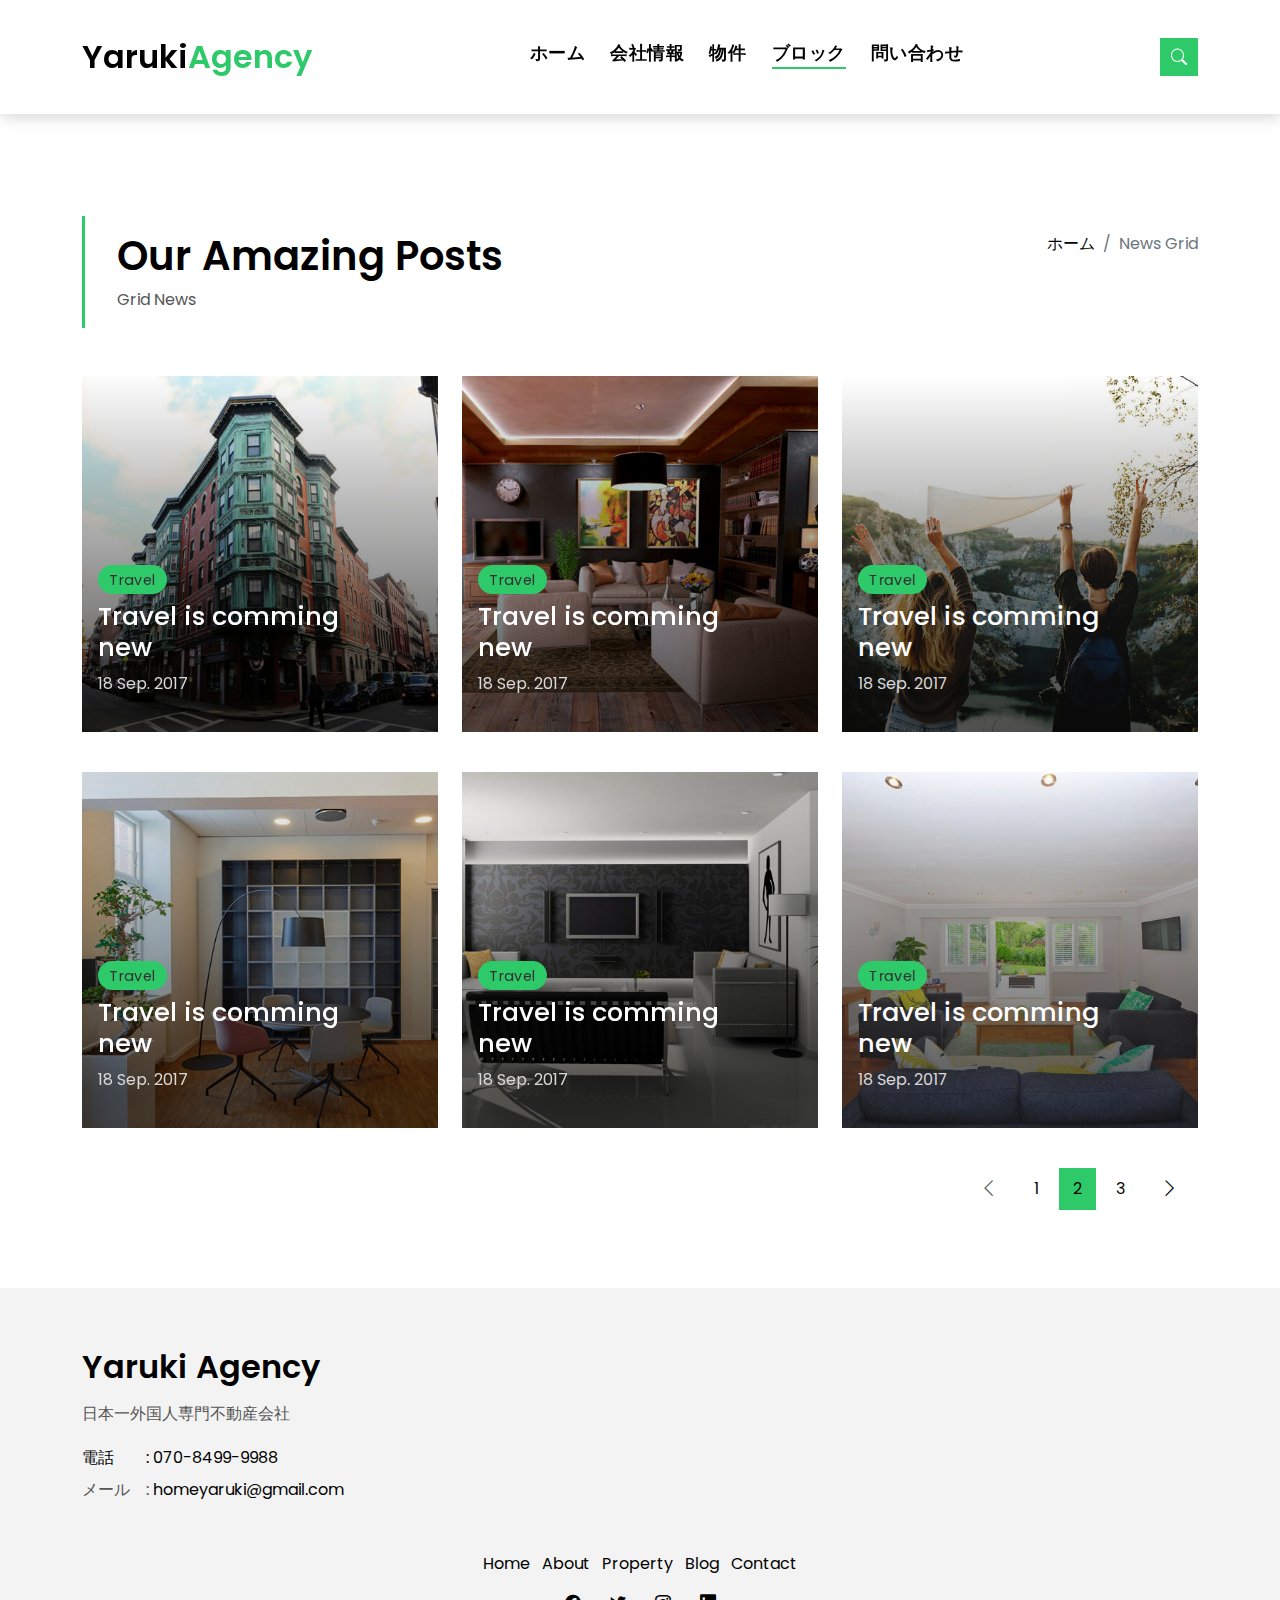
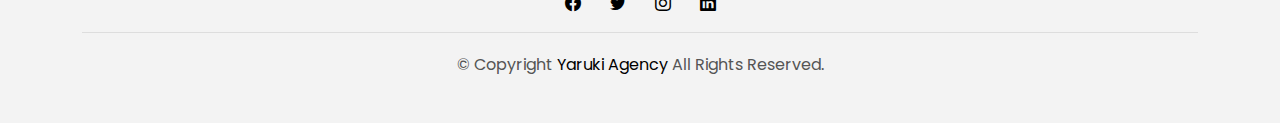
<file: blog-grid.html>
<!DOCTYPE html>
<html lang="en">

<head>
  <meta charset="utf-8">
  <meta content="width=device-width, initial-scale=1.0" name="viewport">

  <title>EstateAgency Bootstrap Template - Index</title>
  <meta content="" name="description">
  <meta content="" name="keywords">

  <!-- Favicons -->
   <link href="assets/img/YARUKI.png" rel="icon">
  <link href="assets/img/apple-touch-icon.png" rel="apple-touch-icon">

  <!-- Google Fonts -->
  <link href="https://fonts.googleapis.com/css?family=Poppins:300,400,500,600,700" rel="stylesheet">

  <!-- Vendor CSS Files -->
  <link href="assets/vendor/animate.css/animate.min.css" rel="stylesheet">
  <link href="assets/vendor/bootstrap/css/bootstrap.min.css" rel="stylesheet">
  <link href="assets/vendor/bootstrap-icons/bootstrap-icons.css" rel="stylesheet">
  <link href="assets/vendor/swiper/swiper-bundle.min.css" rel="stylesheet">

  <!-- Template Main CSS File -->
  <link href="assets/css/style.css" rel="stylesheet">

  <!-- =======================================================
  * Template Name: EstateAgency - v4.6.0
  * Template URL: https://bootstrapmade.com/real-estate-agency-bootstrap-template/
  * Author: BootstrapMade.com
  * License: https://bootstrapmade.com/license/
  ======================================================== -->
</head>

<body>

  <!-- ======= Property Search Section ======= -->
  <div class="click-closed"></div>
  <!--/ Form Search Star /-->
  <div class="box-collapse">
    <div class="title-box-d">
      <h3 class="title-d">Search Property</h3>
    </div>
    <span class="close-box-collapse right-boxed bi bi-x"></span>
    <div class="box-collapse-wrap form">
      <form class="form-a">
        <div class="row">
          <div class="col-md-12 mb-2">
            <div class="form-group">
              <label class="pb-2" for="Type">Keyword</label>
              <input type="text" class="form-control form-control-lg form-control-a" placeholder="Keyword">
            </div>
          </div>
          <div class="col-md-6 mb-2">
            <div class="form-group mt-3">
              <label class="pb-2" for="Type">Type</label>
              <select class="form-control form-select form-control-a" id="Type">
                <option>All Type</option>
                <option>For Rent</option>
                <option>For Sale</option>
                <option>Open House</option>
              </select>
            </div>
          </div>
          <div class="col-md-6 mb-2">
            <div class="form-group mt-3">
              <label class="pb-2" for="city">City</label>
              <select class="form-control form-select form-control-a" id="city">
                <option>All City</option>
                <option>Alabama</option>
                <option>Arizona</option>
                <option>California</option>
                <option>Colorado</option>
              </select>
            </div>
          </div>
          <div class="col-md-6 mb-2">
            <div class="form-group mt-3">
              <label class="pb-2" for="bedrooms">Bedrooms</label>
              <select class="form-control form-select form-control-a" id="bedrooms">
                <option>Any</option>
                <option>01</option>
                <option>02</option>
                <option>03</option>
              </select>
            </div>
          </div>
          <div class="col-md-6 mb-2">
            <div class="form-group mt-3">
              <label class="pb-2" for="garages">Garages</label>
              <select class="form-control form-select form-control-a" id="garages">
                <option>Any</option>
                <option>01</option>
                <option>02</option>
                <option>03</option>
                <option>04</option>
              </select>
            </div>
          </div>
          <div class="col-md-6 mb-2">
            <div class="form-group mt-3">
              <label class="pb-2" for="bathrooms">Bathrooms</label>
              <select class="form-control form-select form-control-a" id="bathrooms">
                <option>Any</option>
                <option>01</option>
                <option>02</option>
                <option>03</option>
              </select>
            </div>
          </div>
          <div class="col-md-6 mb-2">
            <div class="form-group mt-3">
              <label class="pb-2" for="price">Min Price</label>
              <select class="form-control form-select form-control-a" id="price">
                <option>Unlimite</option>
                <option>$50,000</option>
                <option>$100,000</option>
                <option>$150,000</option>
                <option>$200,000</option>
              </select>
            </div>
          </div>
          <div class="col-md-12">
            <button type="submit" class="btn btn-b">Search Property</button>
          </div>
        </div>
      </form>
    </div>
  </div><!-- End Property Search Section -->>

 <!-- ======= Header/Navbar ======= -->
  <nav class="navbar navbar-default navbar-trans navbar-expand-lg fixed-top">
    <div class="container">
      <button class="navbar-toggler collapsed" type="button" data-bs-toggle="collapse" data-bs-target="#navbarDefault" aria-controls="navbarDefault" aria-expanded="false" aria-label="Toggle navigation">
        <span></span>
        <span></span>
        <span></span>
      </button>
      <a class="navbar-brand text-brand" href="index.html">Yaruki<span class="color-b">Agency</span></a>

      <div class="navbar-collapse collapse justify-content-center" id="navbarDefault">
        <ul class="navbar-nav">

          <li class="nav-item">
            <a class="nav-link" href="index.html">ホーム</a>
          </li>

          <li class="nav-item">
            <a class="nav-link " href="about.html">会社情報</a>
          </li>

          <li class="nav-item">
            <a class="nav-link " href="property-grid.html">物件</a>
          </li>

          <li class="nav-item">
            <a class="nav-link active" href="blog-grid.html">ブロック</a>
          </li>


          <li class="nav-item">
            <a class="nav-link " href="contact.html">問い合わせ</a>
          </li>
        </ul>
      </div>

      <button type="button" class="btn btn-b-n navbar-toggle-box navbar-toggle-box-collapse" data-bs-toggle="collapse" data-bs-target="#navbarTogglerDemo01">
        <i class="bi bi-search"></i>
      </button>

    </div>
  </nav><!-- End Header/Navbar -->

  <main id="main">

    <!-- ======= Intro Single ======= -->
    <section class="intro-single">
      <div class="container">
        <div class="row">
          <div class="col-md-12 col-lg-8">
            <div class="title-single-box">
              <h1 class="title-single">Our Amazing Posts</h1>
              <span class="color-text-a">Grid News</span>
            </div>
          </div>
          <div class="col-md-12 col-lg-4">
            <nav aria-label="breadcrumb" class="breadcrumb-box d-flex justify-content-lg-end">
              <ol class="breadcrumb">
                <li class="breadcrumb-item">
                  <a href="index.html">ホーム</a>
                </li>
                <li class="breadcrumb-item active" aria-current="page">
                  News Grid
                </li>
              </ol>
            </nav>
          </div>
        </div>
      </div>
    </section><!-- End Intro Single-->

    <!-- =======  Blog Grid ======= -->
    <section class="news-grid grid">
      <div class="container">
        <div class="row">
          <div class="col-md-4">
            <div class="card-box-b card-shadow news-box">
              <div class="img-box-b">
                <img src="assets/img/post-1.jpg" alt="" class="img-b img-fluid">
              </div>
              <div class="card-overlay">
                <div class="card-header-b">
                  <div class="card-category-b">
                    <a href="#" class="category-b">Travel</a>
                  </div>
                  <div class="card-title-b">
                    <h2 class="title-2">
                      <a href="blog-single.html">Travel is comming
                        <br> new</a>
                    </h2>
                  </div>
                  <div class="card-date">
                    <span class="date-b">18 Sep. 2017</span>
                  </div>
                </div>
              </div>
            </div>
          </div>
          <div class="col-md-4">
            <div class="card-box-b card-shadow news-box">
              <div class="img-box-b">
                <img src="assets/img/post-2.jpg" alt="" class="img-b img-fluid">
              </div>
              <div class="card-overlay">
                <div class="card-header-b">
                  <div class="card-category-b">
                    <a href="blog-single.html" class="category-b">Travel</a>
                  </div>
                  <div class="card-title-b">
                    <h2 class="title-2">
                      <a href="blog-single.html">Travel is comming
                        <br> new</a>
                    </h2>
                  </div>
                  <div class="card-date">
                    <span class="date-b">18 Sep. 2017</span>
                  </div>
                </div>
              </div>
            </div>
          </div>
          <div class="col-md-4">
            <div class="card-box-b card-shadow news-box">
              <div class="img-box-b">
                <img src="assets/img/post-3.jpg" alt="" class="img-b img-fluid">
              </div>
              <div class="card-overlay">
                <div class="card-header-b">
                  <div class="card-category-b">
                    <a href="#" class="category-b">Travel</a>
                  </div>
                  <div class="card-title-b">
                    <h2 class="title-2">
                      <a href="blog-single.html">Travel is comming
                        <br> new</a>
                    </h2>
                  </div>
                  <div class="card-date">
                    <span class="date-b">18 Sep. 2017</span>
                  </div>
                </div>
              </div>
            </div>
          </div>
          <div class="col-md-4">
            <div class="card-box-b card-shadow news-box">
              <div class="img-box-b">
                <img src="assets/img/post-4.jpg" alt="" class="img-b img-fluid">
              </div>
              <div class="card-overlay">
                <div class="card-header-b">
                  <div class="card-category-b">
                    <a href="#" class="category-b">Travel</a>
                  </div>
                  <div class="card-title-b">
                    <h2 class="title-2">
                      <a href="blog-single.html">Travel is comming
                        <br> new</a>
                    </h2>
                  </div>
                  <div class="card-date">
                    <span class="date-b">18 Sep. 2017</span>
                  </div>
                </div>
              </div>
            </div>
          </div>
          <div class="col-md-4">
            <div class="card-box-b card-shadow news-box">
              <div class="img-box-b">
                <img src="assets/img/post-5.jpg" alt="" class="img-b img-fluid">
              </div>
              <div class="card-overlay">
                <div class="card-header-b">
                  <div class="card-category-b">
                    <a href="#" class="category-b">Travel</a>
                  </div>
                  <div class="card-title-b">
                    <h2 class="title-2">
                      <a href="blog-single.html">Travel is comming
                        <br> new</a>
                    </h2>
                  </div>
                  <div class="card-date">
                    <span class="date-b">18 Sep. 2017</span>
                  </div>
                </div>
              </div>
            </div>
          </div>
          <div class="col-md-4">
            <div class="card-box-b card-shadow news-box">
              <div class="img-box-b">
                <img src="assets/img/post-6.jpg" alt="" class="img-b img-fluid">
              </div>
              <div class="card-overlay">
                <div class="card-header-b">
                  <div class="card-category-b">
                    <a href="#" class="category-b">Travel</a>
                  </div>
                  <div class="card-title-b">
                    <h2 class="title-2">
                      <a href="blog-single.html">Travel is comming
                        <br> new</a>
                    </h2>
                  </div>
                  <div class="card-date">
                    <span class="date-b">18 Sep. 2017</span>
                  </div>
                </div>
              </div>
            </div>
          </div>
        </div>
        <div class="row">
          <div class="col-sm-12">
            <nav class="pagination-a">
              <ul class="pagination justify-content-end">
                <li class="page-item disabled">
                  <a class="page-link" href="#" tabindex="-1">
                    <span class="bi bi-chevron-left"></span>
                  </a>
                </li>
                <li class="page-item">
                  <a class="page-link" href="#">1</a>
                </li>
                <li class="page-item active">
                  <a class="page-link" href="#">2</a>
                </li>
                <li class="page-item">
                  <a class="page-link" href="#">3</a>
                </li>
                <li class="page-item next">
                  <a class="page-link" href="#">
                    <span class="bi bi-chevron-right"></span>
                  </a>
                </li>
              </ul>
            </nav>
          </div>
        </div>
      </div>
    </section><!-- End Blog Grid-->

  </main><!-- End #main -->

  <!-- ======= Footer ======= -->
  <section class="section-footer">
    <div class="container">
      <div class="row">
        <div class="col-sm-12 col-md-4">
          <div class="widget-a">
            <div class="w-header-a">
              <h3 class="w-title-a text-brand">Yaruki Agency</h3>
            </div>
            <div class="w-body-a">
              <p class="w-text-a color-text-a">
               日本一外国人専門不動産会社
              </p>
            </div>
            <div class="w-footer-a">
              <ul class="list-unstyled">
                <li class="color-a">
                  <span class="color-text-a"></span>電話　　:</span> 070-8499-9988
                <li class="color-a">
                  <span class="color-text-a">メール　:</span> homeyaruki@gmail.com
                </li>
              </ul>
            </div>
          </div>
        </div>
        
      
      </div>
    </div>
  </section>
  <footer>
    <div class="container">
      <div class="row">
        <div class="col-md-12">
          <nav class="nav-footer">
            <ul class="list-inline">
              <li class="list-inline-item">
                <a href="#">Home</a>
              </li>
              <li class="list-inline-item">
                <a href="#">About</a>
              </li>
              <li class="list-inline-item">
                <a href="#">Property</a>
              </li>
              <li class="list-inline-item">
                <a href="#">Blog</a>
              </li>
              <li class="list-inline-item">
                <a href="#">Contact</a>
              </li>
            </ul>
          </nav>
          <div class="socials-a">
            <ul class="list-inline">
              <li class="list-inline-item">
                <a href="#">
                  <i class="bi bi-facebook" aria-hidden="true"></i>
                </a>
              </li>
              <li class="list-inline-item">
                <a href="#">
                  <i class="bi bi-twitter" aria-hidden="true"></i>
                </a>
              </li>
              <li class="list-inline-item">
                <a href="#">
                  <i class="bi bi-instagram" aria-hidden="true"></i>
                </a>
              </li>
              <li class="list-inline-item">
                <a href="#">
                  <i class="bi bi-linkedin" aria-hidden="true"></i>
                </a>
              </li>
            </ul>
          </div>
          <div class="copyright-footer">
            <p class="copyright color-text-a">
              &copy; Copyright
              <span class="color-a">Yaruki Agency</span> All Rights Reserved.
            </p>
          </div>
          <div class="credits">
         
          </div>
        </div>
      </div>
    </div>
  </footer><!-- End  Footer -->

  <div id="preloader"></div>
  <a href="#" class="back-to-top d-flex align-items-center justify-content-center"><i class="bi bi-arrow-up-short"></i></a>

  <!-- Vendor JS Files -->
  <script src="assets/vendor/bootstrap/js/bootstrap.bundle.min.js"></script>
  <script src="assets/vendor/php-email-form/validate.js"></script>
  <script src="assets/vendor/swiper/swiper-bundle.min.js"></script>

  <!-- Template Main JS File -->
  <script src="assets/js/main.js"></script>

</body>

</html>
</file>
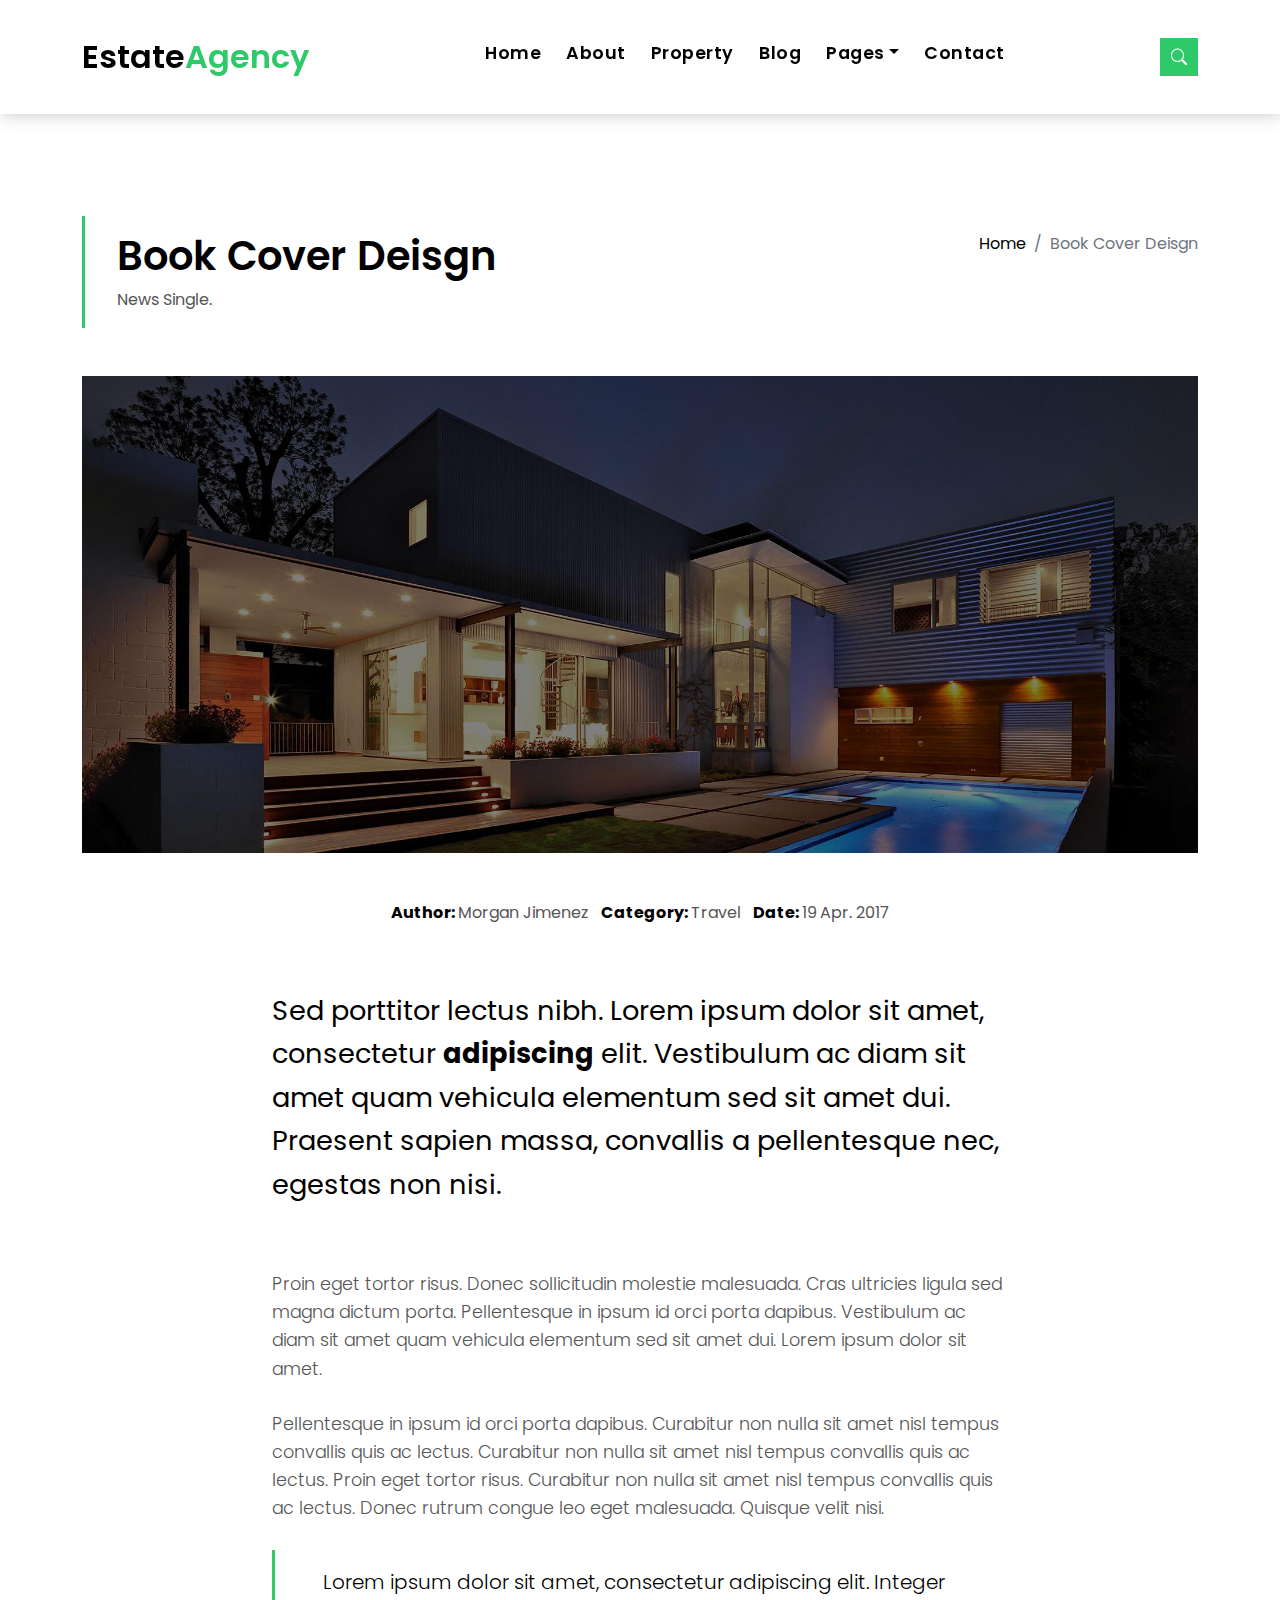
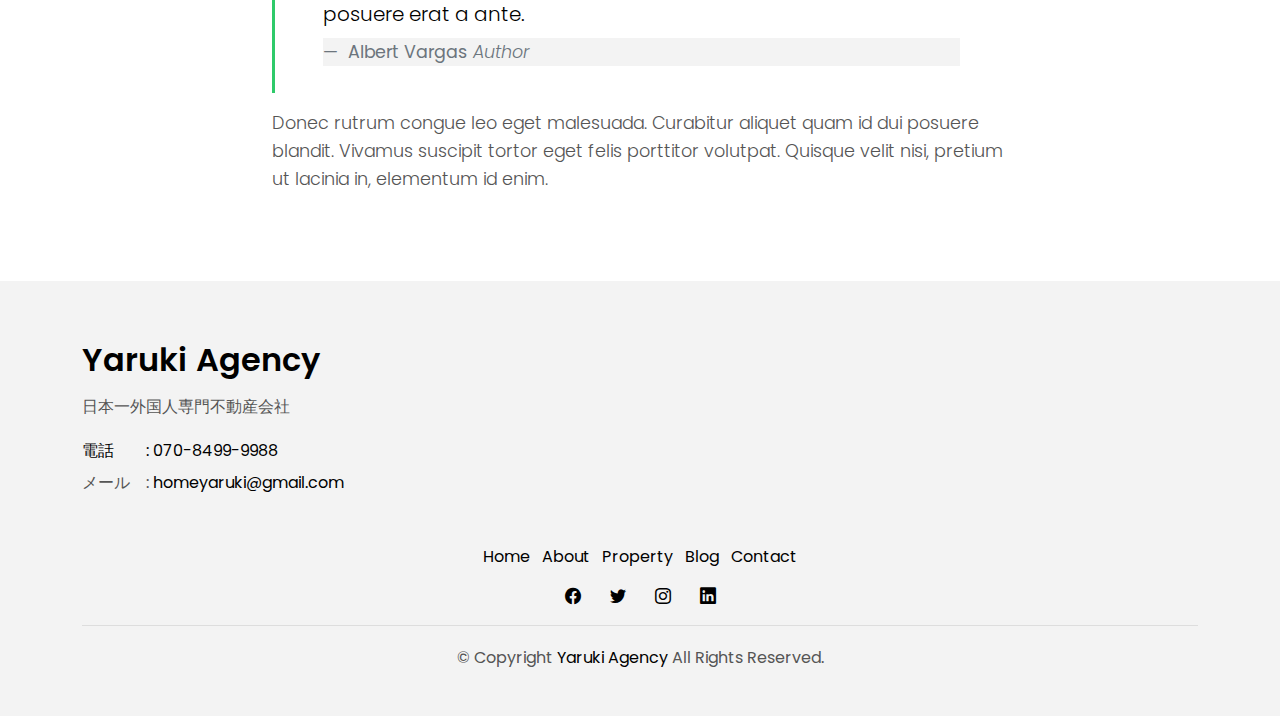
<file: blog-single.html>
<!DOCTYPE html>
<html lang="en">

<head>
  <meta charset="utf-8">
  <meta content="width=device-width, initial-scale=1.0" name="viewport">

  <title>EstateAgency Bootstrap Template - Index</title>
  <meta content="" name="description">
  <meta content="" name="keywords">

  <!-- Favicons -->
  <link href="assets/img/YARUKI.png" rel="icon">
  <link href="assets/img/apple-touch-icon.png" rel="apple-touch-icon">

  <!-- Google Fonts -->
  <link href="https://fonts.googleapis.com/css?family=Poppins:300,400,500,600,700" rel="stylesheet">

  <!-- Vendor CSS Files -->
  <link href="assets/vendor/animate.css/animate.min.css" rel="stylesheet">
  <link href="assets/vendor/bootstrap/css/bootstrap.min.css" rel="stylesheet">
  <link href="assets/vendor/bootstrap-icons/bootstrap-icons.css" rel="stylesheet">
  <link href="assets/vendor/swiper/swiper-bundle.min.css" rel="stylesheet">

  <!-- Template Main CSS File -->
  <link href="assets/css/style.css" rel="stylesheet">

  <!-- =======================================================
  * Template Name: EstateAgency - v4.6.0
  * Template URL: https://bootstrapmade.com/real-estate-agency-bootstrap-template/
  * Author: BootstrapMade.com
  * License: https://bootstrapmade.com/license/
  ======================================================== -->
</head>

<body>

  <!-- ======= Property Search Section ======= -->
  <div class="click-closed"></div>
  <!--/ Form Search Star /-->
  <div class="box-collapse">
    <div class="title-box-d">
      <h3 class="title-d">Search Property</h3>
    </div>
    <span class="close-box-collapse right-boxed bi bi-x"></span>
    <div class="box-collapse-wrap form">
      <form class="form-a">
        <div class="row">
          <div class="col-md-12 mb-2">
            <div class="form-group">
              <label class="pb-2" for="Type">Keyword</label>
              <input type="text" class="form-control form-control-lg form-control-a" placeholder="Keyword">
            </div>
          </div>
          <div class="col-md-6 mb-2">
            <div class="form-group mt-3">
              <label class="pb-2" for="Type">Type</label>
              <select class="form-control form-select form-control-a" id="Type">
                <option>All Type</option>
                <option>For Rent</option>
                <option>For Sale</option>
                <option>Open House</option>
              </select>
            </div>
          </div>
          <div class="col-md-6 mb-2">
            <div class="form-group mt-3">
              <label class="pb-2" for="city">City</label>
              <select class="form-control form-select form-control-a" id="city">
                <option>All City</option>
                <option>Alabama</option>
                <option>Arizona</option>
                <option>California</option>
                <option>Colorado</option>
              </select>
            </div>
          </div>
          <div class="col-md-6 mb-2">
            <div class="form-group mt-3">
              <label class="pb-2" for="bedrooms">Bedrooms</label>
              <select class="form-control form-select form-control-a" id="bedrooms">
                <option>Any</option>
                <option>01</option>
                <option>02</option>
                <option>03</option>
              </select>
            </div>
          </div>
          <div class="col-md-6 mb-2">
            <div class="form-group mt-3">
              <label class="pb-2" for="garages">Garages</label>
              <select class="form-control form-select form-control-a" id="garages">
                <option>Any</option>
                <option>01</option>
                <option>02</option>
                <option>03</option>
                <option>04</option>
              </select>
            </div>
          </div>
          <div class="col-md-6 mb-2">
            <div class="form-group mt-3">
              <label class="pb-2" for="bathrooms">Bathrooms</label>
              <select class="form-control form-select form-control-a" id="bathrooms">
                <option>Any</option>
                <option>01</option>
                <option>02</option>
                <option>03</option>
              </select>
            </div>
          </div>
          <div class="col-md-6 mb-2">
            <div class="form-group mt-3">
              <label class="pb-2" for="price">Min Price</label>
              <select class="form-control form-select form-control-a" id="price">
                <option>Unlimite</option>
                <option>$50,000</option>
                <option>$100,000</option>
                <option>$150,000</option>
                <option>$200,000</option>
              </select>
            </div>
          </div>
          <div class="col-md-12">
            <button type="submit" class="btn btn-b">Search Property</button>
          </div>
        </div>
      </form>
    </div>
  </div><!-- End Property Search Section -->>

  <!-- ======= Header/Navbar ======= -->
  <nav class="navbar navbar-default navbar-trans navbar-expand-lg fixed-top">
    <div class="container">
      <button class="navbar-toggler collapsed" type="button" data-bs-toggle="collapse" data-bs-target="#navbarDefault" aria-controls="navbarDefault" aria-expanded="false" aria-label="Toggle navigation">
        <span></span>
        <span></span>
        <span></span>
      </button>
      <a class="navbar-brand text-brand" href="index.html">Estate<span class="color-b">Agency</span></a>

      <div class="navbar-collapse collapse justify-content-center" id="navbarDefault">
        <ul class="navbar-nav">

          <li class="nav-item">
            <a class="nav-link " href="index.html">Home</a>
          </li>

          <li class="nav-item">
            <a class="nav-link " href="about.html">About</a>
          </li>

          <li class="nav-item">
            <a class="nav-link " href="property-grid.html">Property</a>
          </li>

          <li class="nav-item">
            <a class="nav-link " href="blog-grid.html">Blog</a>
          </li>

          <li class="nav-item dropdown">
            <a class="nav-link dropdown-toggle" href="#" id="navbarDropdown" role="button" data-bs-toggle="dropdown" aria-haspopup="true" aria-expanded="false">Pages</a>
            <div class="dropdown-menu">
              <a class="dropdown-item " href="property-single.html">Property Single</a>
              <a class="dropdown-item active" href="blog-single.html">Blog Single</a>
              <a class="dropdown-item " href="agents-grid.html">Agents Grid</a>
              <a class="dropdown-item " href="agent-single.html">Agent Single</a>
            </div>
          </li>
          <li class="nav-item">
            <a class="nav-link " href="contact.html">Contact</a>
          </li>
        </ul>
      </div>

      <button type="button" class="btn btn-b-n navbar-toggle-box navbar-toggle-box-collapse" data-bs-toggle="collapse" data-bs-target="#navbarTogglerDemo01">
        <i class="bi bi-search"></i>
      </button>

    </div>
  </nav><!-- End Header/Navbar -->

  <main id="main">

    <!-- ======= Intro Single ======= -->
    <section class="intro-single">
      <div class="container">
        <div class="row">
          <div class="col-md-12 col-lg-8">
            <div class="title-single-box">
              <h1 class="title-single">Book Cover Deisgn</h1>
              <span class="color-text-a">News Single.</span>
            </div>
          </div>
          <div class="col-md-12 col-lg-4">
            <nav aria-label="breadcrumb" class="breadcrumb-box d-flex justify-content-lg-end">
              <ol class="breadcrumb">
                <li class="breadcrumb-item">
                  <a href="#">Home</a>
                </li>
                <li class="breadcrumb-item active" aria-current="page">
                  Book Cover Deisgn
                </li>
              </ol>
            </nav>
          </div>
        </div>
      </div>
    </section><!-- End Intro Single-->

    <!-- ======= Blog Single ======= -->
    <section class="news-single nav-arrow-b">
      <div class="container">
        <div class="row">
          <div class="col-sm-12">
            <div class="news-img-box">
              <img src="assets/img/slide-3.jpg" alt="" class="img-fluid">
            </div>
          </div>
          <div class="col-md-10 offset-md-1 col-lg-8 offset-lg-2">
            <div class="post-information">
              <ul class="list-inline text-center color-a">
                <li class="list-inline-item mr-2">
                  <strong>Author: </strong>
                  <span class="color-text-a">Morgan Jimenez</span>
                </li>
                <li class="list-inline-item mr-2">
                  <strong>Category: </strong>
                  <span class="color-text-a">Travel</span>
                </li>
                <li class="list-inline-item">
                  <strong>Date: </strong>
                  <span class="color-text-a">19 Apr. 2017</span>
                </li>
              </ul>
            </div>
            <div class="post-content color-text-a">
              <p class="post-intro">
                Sed porttitor lectus nibh. Lorem ipsum dolor sit amet, consectetur
                <strong>adipiscing</strong> elit. Vestibulum ac diam sit amet quam vehicula elementum sed sit amet dui.
                Praesent sapien massa, convallis a pellentesque nec, egestas non nisi.
              </p>
              <p>
                Proin eget tortor risus. Donec sollicitudin molestie malesuada. Cras ultricies ligula sed magna dictum
                porta. Pellentesque
                in ipsum id orci porta dapibus. Vestibulum ac diam sit amet quam vehicula elementum sed sit amet
                dui. Lorem ipsum dolor sit amet.
              </p>
              <p>
                Pellentesque in ipsum id orci porta dapibus. Curabitur non nulla sit amet nisl tempus convallis quis ac
                lectus. Curabitur
                non nulla sit amet nisl tempus convallis quis ac lectus. Proin eget tortor risus. Curabitur non
                nulla sit amet nisl tempus convallis quis ac lectus. Donec rutrum congue leo eget malesuada.
                Quisque velit nisi.
              </p>
              <blockquote class="blockquote">
                <p class="mb-4">Lorem ipsum dolor sit amet, consectetur adipiscing elit. Integer posuere erat a ante.</p>
                <footer class="blockquote-footer">
                  <strong>Albert Vargas</strong>
                  <cite title="Source Title">Author</cite>
                </footer>
              </blockquote>
              <p>
                Donec rutrum congue leo eget malesuada. Curabitur aliquet quam id dui posuere blandit. Vivamus suscipit
                tortor eget felis
                porttitor volutpat. Quisque velit nisi, pretium ut lacinia in, elementum id enim.
              </p>
            </div>
            
          
    </section><!-- End Blog Single-->

  </main><!-- End #main -->

  <!-- ======= Footer ======= -->
 <section class="section-footer">
    <div class="container">
      <div class="row">
        <div class="col-sm-12 col-md-4">
          <div class="widget-a">
            <div class="w-header-a">
              <h3 class="w-title-a text-brand">Yaruki Agency</h3>
            </div>
            <div class="w-body-a">
              <p class="w-text-a color-text-a">
               日本一外国人専門不動産会社
              </p>
            </div>
            <div class="w-footer-a">
              <ul class="list-unstyled">
                <li class="color-a">
                  <span class="color-text-a"></span>電話　　:</span> 070-8499-9988
                <li class="color-a">
                  <span class="color-text-a">メール　:</span> homeyaruki@gmail.com
                </li>
              </ul>
            </div>
          </div>
        </div>
        
      
      </div>
    </div>
  </section>
  <footer>
    <div class="container">
      <div class="row">
        <div class="col-md-12">
          <nav class="nav-footer">
            <ul class="list-inline">
              <li class="list-inline-item">
                <a href="#">Home</a>
              </li>
              <li class="list-inline-item">
                <a href="#">About</a>
              </li>
              <li class="list-inline-item">
                <a href="#">Property</a>
              </li>
              <li class="list-inline-item">
                <a href="#">Blog</a>
              </li>
              <li class="list-inline-item">
                <a href="#">Contact</a>
              </li>
            </ul>
          </nav>
          <div class="socials-a">
            <ul class="list-inline">
              <li class="list-inline-item">
                <a href="#">
                  <i class="bi bi-facebook" aria-hidden="true"></i>
                </a>
              </li>
              <li class="list-inline-item">
                <a href="#">
                  <i class="bi bi-twitter" aria-hidden="true"></i>
                </a>
              </li>
              <li class="list-inline-item">
                <a href="#">
                  <i class="bi bi-instagram" aria-hidden="true"></i>
                </a>
              </li>
              <li class="list-inline-item">
                <a href="#">
                  <i class="bi bi-linkedin" aria-hidden="true"></i>
                </a>
              </li>
            </ul>
          </div>
          <div class="copyright-footer">
            <p class="copyright color-text-a">
              &copy; Copyright
              <span class="color-a">Yaruki Agency</span> All Rights Reserved.
            </p>
          </div>
          <div class="credits">
         
          </div>
        </div>
      </div>
    </div>
  </footer><!-- End  Footer -->

  <div id="preloader"></div>
  <a href="#" class="back-to-top d-flex align-items-center justify-content-center"><i class="bi bi-arrow-up-short"></i></a>

  <!-- Vendor JS Files -->
  <script src="assets/vendor/bootstrap/js/bootstrap.bundle.min.js"></script>
  <script src="assets/vendor/php-email-form/validate.js"></script>
  <script src="assets/vendor/swiper/swiper-bundle.min.js"></script>

  <!-- Template Main JS File -->
  <script src="assets/js/main.js"></script>

</body>

</html>
</file>
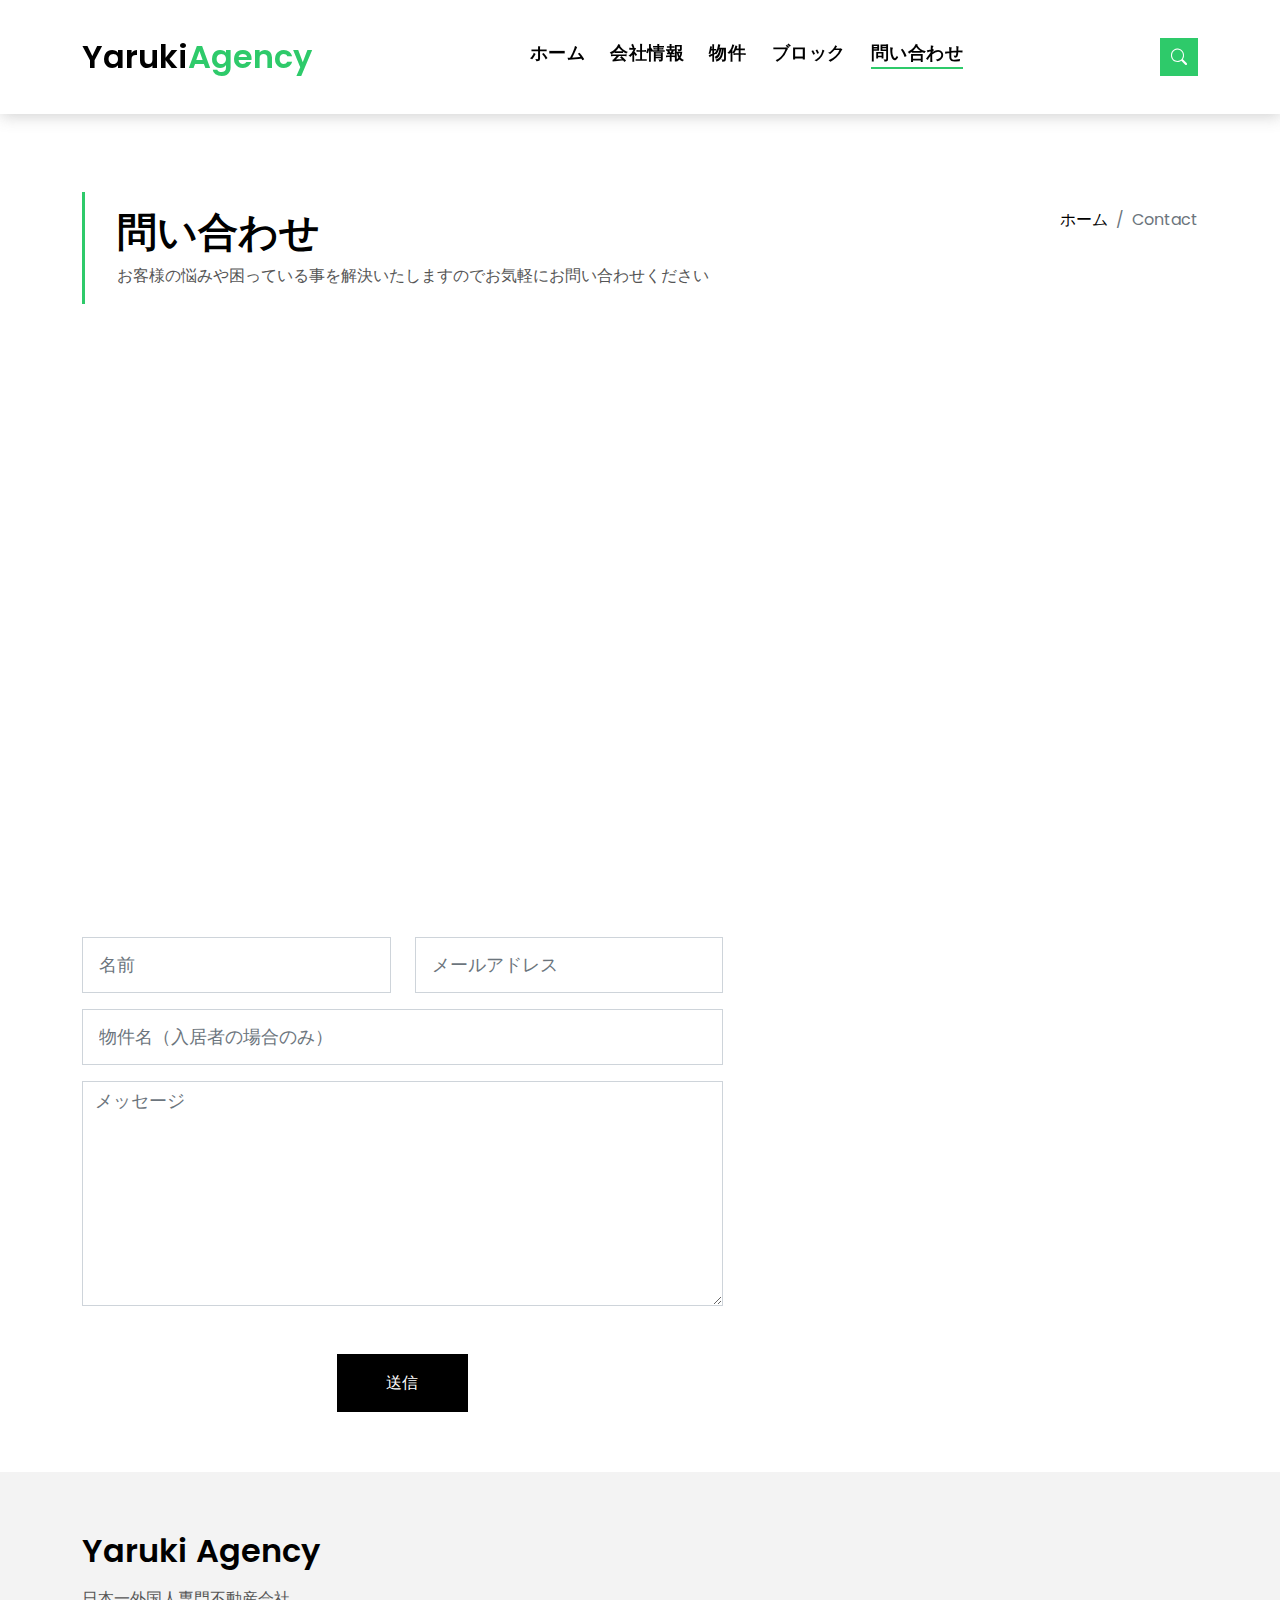
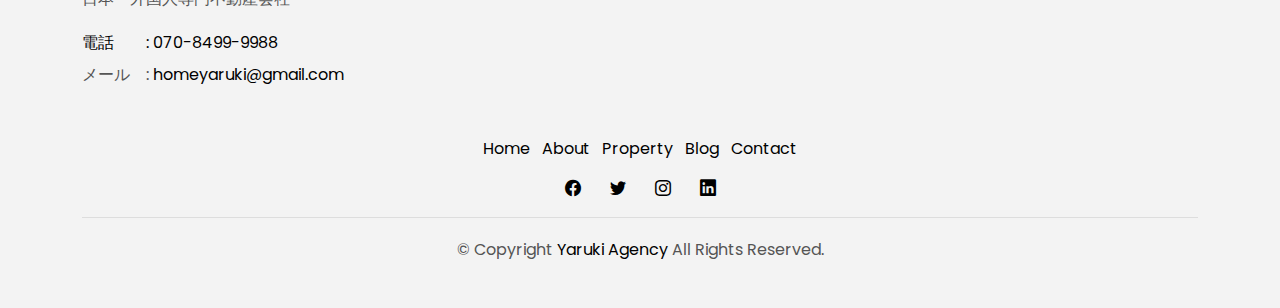
<file: contact.html>
<!DOCTYPE html>
<html lang="en">

<head>
  <meta charset="utf-8">
  <meta content="width=device-width, initial-scale=1.0" name="viewport">

  <title>EstateAgency Bootstrap Template - Index</title>
  <meta content="" name="description">
  <meta content="" name="keywords">

  <!-- Favicons -->
   <link href="assets/img/YARUKI.png" rel="icon">
  <link href="assets/img/apple-touch-icon.png" rel="apple-touch-icon">

  <!-- Google Fonts -->
  <link href="https://fonts.googleapis.com/css?family=Poppins:300,400,500,600,700" rel="stylesheet">

  <!-- Vendor CSS Files -->
  <link href="assets/vendor/animate.css/animate.min.css" rel="stylesheet">
  <link href="assets/vendor/bootstrap/css/bootstrap.min.css" rel="stylesheet">
  <link href="assets/vendor/bootstrap-icons/bootstrap-icons.css" rel="stylesheet">
  <link href="assets/vendor/swiper/swiper-bundle.min.css" rel="stylesheet">

  <!-- Template Main CSS File -->
  <link href="assets/css/style.css" rel="stylesheet">

  <!-- =======================================================
  * Template Name: EstateAgency - v4.6.0
  * Template URL: https://bootstrapmade.com/real-estate-agency-bootstrap-template/
  * Author: BootstrapMade.com
  * License: https://bootstrapmade.com/license/
  ======================================================== -->
</head>

<body>

 <!-- ======= Property Search Section ======= -->
  <div class="click-closed"></div>
  <!--/ Form Search Star /-->
  <div class="box-collapse">
    <div class="title-box-d">
      <h3 class="title-d">物件検索</h3>
    </div>
    <span class="close-box-collapse right-boxed bi bi-x"></span>
    <div class="box-collapse-wrap form">
      <form class="form-a">
        <div class="row">
          <div class="col-md-12 mb-2">
            <div class="form-group">
              <label class="pb-2" for="Type">物件名</label>
              <input type="text" class="form-control form-control-lg form-control-a" placeholder="物件名">
            </div>
          </div>
          <div class="col-md-6 mb-2">
            <div class="form-group mt-3">
              <label class="pb-2" for="Type">種類</label>
              <select class="form-control form-select form-control-a" id="Type">
                <option>賃貸物件</option>
                <option>賃貸店舗</option>
                <option>売買物件</option>
                
              </select>
            </div>
          </div>
          <div class="col-md-6 mb-2">
            <div class="form-group mt-3">
              <label class="pb-2" for="city">都市府県</label>
              <select class="form-control form-select form-control-a" id="都市府県">
                <option>東京都</option>
                <option>埼玉県</option>
                <option>神奈川県</option>
                 <option>千葉県</option>
              </select>
            </div>
          </div>
          <div class="col-md-6 mb-2">
            <div class="form-group mt-3">
              <label class="pb-2" for="bedrooms">間取り</label>
              <select class="form-control form-select form-control-a" id="bedrooms">
                <option>1R</option>
                <option>1K</option>
                <option>1DK</option>
                <option>1LDK</option>
                <option>2K</option>
                <option>2DK</option>
                <option>2LDK</option>
              </select>
            </div>
          </div>
          <div class="col-md-6 mb-2">
            <div class="form-group mt-3">
              <label class="pb-2" for="garages">駅徒歩</label>
              <select class="form-control form-select form-control-a" id="garages">
                <option>5分以内</option>
                <option>10分以内</option>
                <option>15分以内</option>
               
              </select>
            </div>
          </div>
          <div class="col-md-6 mb-2">
            <div class="form-group mt-3">
              <label class="pb-2" for="bathrooms">Bathrooms</label>
              <select class="form-control form-select form-control-a" id="bathrooms">
                <option>Any</option>
                <option>01</option>
                <option>02</option>
                <option>03</option>
              </select>
            </div>
          </div>
          <div class="col-md-6 mb-2">
            <div class="form-group mt-3">
              <label class="pb-2" for="price">Min Price</label>
              <select class="form-control form-select form-control-a" id="price">
                <option>Unlimite</option>
                <option>$50,000</option>
                <option>$100,000</option>
                <option>$150,000</option>
                <option>$200,000</option>
              </select>
            </div>
          </div>
          <div class="col-md-12">
            <button type="submit" class="btn btn-b">Search Property</button>
          </div>
        </div>
      </form>
    </div>
  </div><!-- End Property Search Section -->

  <!-- ======= Header/Navbar ======= -->
  <nav class="navbar navbar-default navbar-trans navbar-expand-lg fixed-top">
    <div class="container">
      <button class="navbar-toggler collapsed" type="button" data-bs-toggle="collapse" data-bs-target="#navbarDefault" aria-controls="navbarDefault" aria-expanded="false" aria-label="Toggle navigation">
        <span></span>
        <span></span>
        <span></span>
      </button>
      <a class="navbar-brand text-brand" href="index.html">Yaruki<span class="color-b">Agency</span></a>

      <div class="navbar-collapse collapse justify-content-center" id="navbarDefault">
        <ul class="navbar-nav">

          <li class="nav-item">
            <a class="nav-link" href="index.html">ホーム</a>
          </li>

          <li class="nav-item">
            <a class="nav-link " href="about.html">会社情報</a>
          </li>

          <li class="nav-item">
            <a class="nav-link " href="property-grid.html">物件</a>
          </li>

          <li class="nav-item">
            <a class="nav-link " href="blog-grid.html">ブロック</a>
          </li>


          <li class="nav-item">
            <a class="nav-link active" href="contact.html">問い合わせ</a>
          </li>
        </ul>
      </div>

      <button type="button" class="btn btn-b-n navbar-toggle-box navbar-toggle-box-collapse" data-bs-toggle="collapse" data-bs-target="#navbarTogglerDemo01">
        <i class="bi bi-search"></i>
      </button>

    </div>
  </nav><!-- End Header/Navbar -->

  <main id="main">

    <!-- ======= Intro Single ======= -->
    <section class="intro-single">
      <div class="container">
        <div class="row">
          <div class="col-md-12 col-lg-8">
            <div class="title-single-box">
              <h1 class="title-single">問い合わせ</h1>
              <span class="color-text-a">お客様の悩みや困っている事を解決いたしますのでお気軽にお問い合わせください</span>
            </div>
          </div>
          <div class="col-md-12 col-lg-4">
            <nav aria-label="breadcrumb" class="breadcrumb-box d-flex justify-content-lg-end">
              <ol class="breadcrumb">
                <li class="breadcrumb-item">
                  <a href="index.html">ホーム</a>
                </li>
                <li class="breadcrumb-item active" aria-current="page">
                  Contact
                </li>
              </ol>
            </nav>
          </div>
        </div>
      </div>
    </section><!-- End Intro Single-->

    <!-- ======= Contact Single ======= -->
    <section class="contact" id="contact">
      <div class="container">
        <div class="row" id="mapp">
          <div class="col-sm-12">
            <div class="contact-map box">
              <div id="map" class="contact-map">
                <iframe src="https://www.google.com/maps/embed?pb=!1m18!1m12!1m3!1d3238.7321845910483!2d139.72605271447006!3d35.73280453475071!2m3!1f0!2f0!3f0!3m2!1i1024!2i768!4f13.1!3m3!1m2!1s0x60188d771f92f30b%3A0xa2016fc10b0620b1!2z44CSMTcwLTAwMDQg5p2x5Lqs6YO96LGK5bO25Yy65YyX5aSn5aGa77yS5LiB55uu77yR77yS4oiS77yY!5e0!3m2!1sja!2sjp!4v1640072155796!5m2!1sja!2sjp" width="100%" height="450" frameborder="0" style="border:0" allowfullscreen></iframe>
              </div>
            </div>
          </div>
          <div class="col-sm-12 section-t8">
            <div class="row">
              <div class="col-md-7">
                <form action="forms/contact.php" method="post" role="form" class="php-email-form">
                  <div class="row">
                    <div class="col-md-6 mb-3">
                      <div class="form-group">
                        <input type="text" name="name" class="form-control form-control-lg form-control-a" placeholder="名前" required>
                      </div>
                    </div>
                    <div class="col-md-6 mb-3">
                      <div class="form-group">
                        <input name="email" type="email" class="form-control form-control-lg form-control-a" placeholder="メールアドレス" required>
                      </div>
                    </div>
                    <div class="col-md-12 mb-3">
                      <div class="form-group">
                        <input type="text" name="subject" class="form-control form-control-lg form-control-a" placeholder="物件名（入居者の場合のみ）" >
                      </div>
                    </div>
                    <div class="col-md-12">
                      <div class="form-group">
                        <textarea name="message" class="form-control" name="message" cols="45" rows="8" placeholder="メッセージ" required></textarea>
                      </div>
                    </div>
                    <div class="col-md-12 my-3">
                      <div class="mb-3">
                        <div class="loading">Loading</div>
                        <div class="error-message"></div>
                        <div class="sent-message">Your message has been sent. Thank you!</div>
                      </div>
                    </div>

                    <div class="col-md-12 text-center">
                      <button type="submit" class="btn btn-a">送信</button>
                    </div>
                  </div>
                </form>
              </div>
             
            </div>
          </div>
        </div>
      </div>
    </section><!-- End Contact Single-->

  </main><!-- End #main -->

  <!-- ======= Footer ======= -->
 <section class="section-footer">
    <div class="container">
      <div class="row">
        <div class="col-sm-12 col-md-4">
          <div class="widget-a">
            <div class="w-header-a">
              <h3 class="w-title-a text-brand">Yaruki Agency</h3>
            </div>
            <div class="w-body-a">
              <p class="w-text-a color-text-a">
               日本一外国人専門不動産会社
              </p>
            </div>
            <div class="w-footer-a">
              <ul class="list-unstyled">
                <li class="color-a">
                  <span class="color-text-a"></span>電話　　:</span> 070-8499-9988
                <li class="color-a">
                  <span class="color-text-a">メール　:</span> homeyaruki@gmail.com
                </li>
              </ul>
            </div>
          </div>
        </div>
        
      
      </div>
    </div>
  </section>
  <footer>
    <div class="container">
      <div class="row">
        <div class="col-md-12">
          <nav class="nav-footer">
            <ul class="list-inline">
              <li class="list-inline-item">
                <a href="#">Home</a>
              </li>
              <li class="list-inline-item">
                <a href="#">About</a>
              </li>
              <li class="list-inline-item">
                <a href="#">Property</a>
              </li>
              <li class="list-inline-item">
                <a href="#">Blog</a>
              </li>
              <li class="list-inline-item">
                <a href="#">Contact</a>
              </li>
            </ul>
          </nav>
          <div class="socials-a">
            <ul class="list-inline">
              <li class="list-inline-item">
                <a href="#">
                  <i class="bi bi-facebook" aria-hidden="true"></i>
                </a>
              </li>
              <li class="list-inline-item">
                <a href="#">
                  <i class="bi bi-twitter" aria-hidden="true"></i>
                </a>
              </li>
              <li class="list-inline-item">
                <a href="#">
                  <i class="bi bi-instagram" aria-hidden="true"></i>
                </a>
              </li>
              <li class="list-inline-item">
                <a href="#">
                  <i class="bi bi-linkedin" aria-hidden="true"></i>
                </a>
              </li>
            </ul>
          </div>
          <div class="copyright-footer">
            <p class="copyright color-text-a">
              &copy; Copyright
              <span class="color-a">Yaruki Agency</span> All Rights Reserved.
            </p>
          </div>
          <div class="credits">
         
          </div>
        </div>
      </div>
    </div>
  </footer><!-- End  Footer -->

  <div id="preloader"></div>
  <a href="#" class="back-to-top d-flex align-items-center justify-content-center"><i class="bi bi-arrow-up-short"></i></a>

  <!-- Vendor JS Files -->
  <script src="assets/vendor/bootstrap/js/bootstrap.bundle.min.js"></script>
  <script src="assets/vendor/php-email-form/validate.js"></script>
  <script src="assets/vendor/swiper/swiper-bundle.min.js"></script>

  <!-- Template Main JS File -->
  <script src="assets/js/main.js"></script>

</body>

</html>
</file>
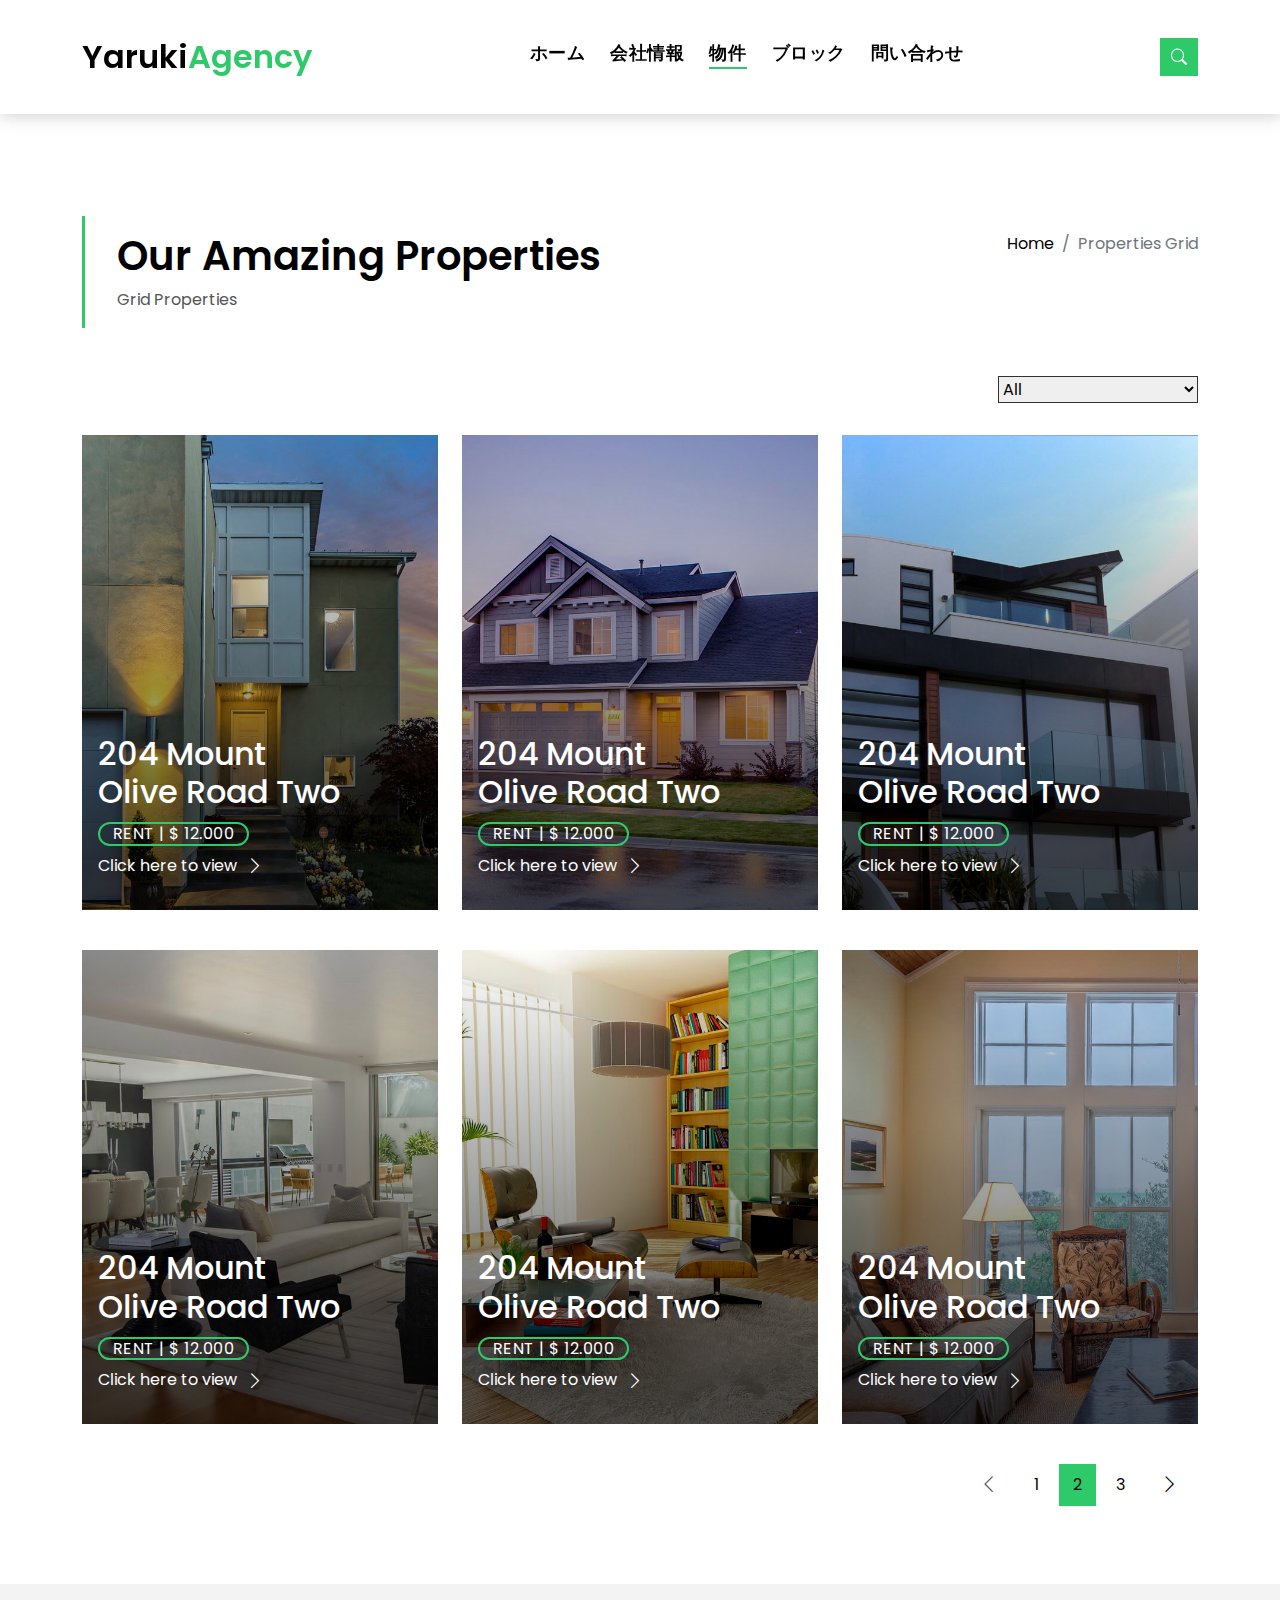
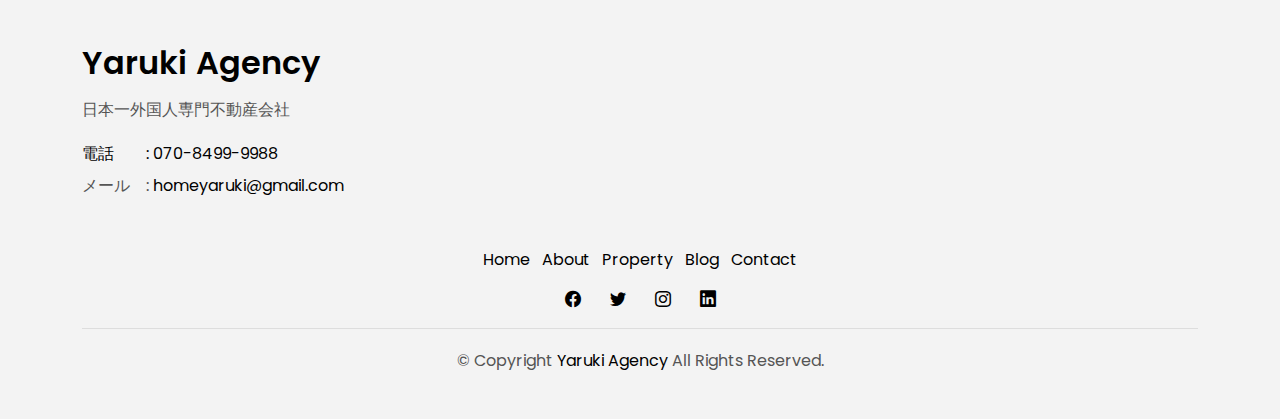
<file: property-grid.html>
<!DOCTYPE html>
<html lang="en">

<head>
  <meta charset="utf-8">
  <meta content="width=device-width, initial-scale=1.0" name="viewport">

  <title>EstateAgency Bootstrap Template - Index</title>
  <meta content="" name="description">
  <meta content="" name="keywords">

  <!-- Favicons -->
   <link href="assets/img/YARUKI.png" rel="icon">
  <link href="assets/img/apple-touch-icon.png" rel="apple-touch-icon">

  <!-- Google Fonts -->
  <link href="https://fonts.googleapis.com/css?family=Poppins:300,400,500,600,700" rel="stylesheet">

  <!-- Vendor CSS Files -->
  <link href="assets/vendor/animate.css/animate.min.css" rel="stylesheet">
  <link href="assets/vendor/bootstrap/css/bootstrap.min.css" rel="stylesheet">
  <link href="assets/vendor/bootstrap-icons/bootstrap-icons.css" rel="stylesheet">
  <link href="assets/vendor/swiper/swiper-bundle.min.css" rel="stylesheet">

  <!-- Template Main CSS File -->
  <link href="assets/css/style.css" rel="stylesheet">

  <!-- =======================================================
  * Template Name: EstateAgency - v4.6.0
  * Template URL: https://bootstrapmade.com/real-estate-agency-bootstrap-template/
  * Author: BootstrapMade.com
  * License: https://bootstrapmade.com/license/
  ======================================================== -->
</head>

<body>

  <!-- ======= Property Search Section ======= -->
  <div class="click-closed"></div>
  <!--/ Form Search Star /-->
  <div class="box-collapse">
    <div class="title-box-d">
      <h3 class="title-d">Search Property</h3>
    </div>
    <span class="close-box-collapse right-boxed bi bi-x"></span>
    <div class="box-collapse-wrap form">
      <form class="form-a">
        <div class="row">
          <div class="col-md-12 mb-2">
            <div class="form-group">
              <label class="pb-2" for="Type">Keyword</label>
              <input type="text" class="form-control form-control-lg form-control-a" placeholder="Keyword">
            </div>
          </div>
          <div class="col-md-6 mb-2">
            <div class="form-group mt-3">
              <label class="pb-2" for="Type">Type</label>
              <select class="form-control form-select form-control-a" id="Type">
                <option>All Type</option>
                <option>For Rent</option>
                <option>For Sale</option>
                <option>Open House</option>
              </select>
            </div>
          </div>
          <div class="col-md-6 mb-2">
            <div class="form-group mt-3">
              <label class="pb-2" for="city">City</label>
              <select class="form-control form-select form-control-a" id="city">
                <option>All City</option>
                <option>Alabama</option>
                <option>Arizona</option>
                <option>California</option>
                <option>Colorado</option>
              </select>
            </div>
          </div>
          <div class="col-md-6 mb-2">
            <div class="form-group mt-3">
              <label class="pb-2" for="bedrooms">Bedrooms</label>
              <select class="form-control form-select form-control-a" id="bedrooms">
                <option>Any</option>
                <option>01</option>
                <option>02</option>
                <option>03</option>
              </select>
            </div>
          </div>
          <div class="col-md-6 mb-2">
            <div class="form-group mt-3">
              <label class="pb-2" for="garages">Garages</label>
              <select class="form-control form-select form-control-a" id="garages">
                <option>Any</option>
                <option>01</option>
                <option>02</option>
                <option>03</option>
                <option>04</option>
              </select>
            </div>
          </div>
          <div class="col-md-6 mb-2">
            <div class="form-group mt-3">
              <label class="pb-2" for="bathrooms">Bathrooms</label>
              <select class="form-control form-select form-control-a" id="bathrooms">
                <option>Any</option>
                <option>01</option>
                <option>02</option>
                <option>03</option>
              </select>
            </div>
          </div>
          <div class="col-md-6 mb-2">
            <div class="form-group mt-3">
              <label class="pb-2" for="price">Min Price</label>
              <select class="form-control form-select form-control-a" id="price">
                <option>Unlimite</option>
                <option>$50,000</option>
                <option>$100,000</option>
                <option>$150,000</option>
                <option>$200,000</option>
              </select>
            </div>
          </div>
          <div class="col-md-12">
            <button type="submit" class="btn btn-b">Search Property</button>
          </div>
        </div>
      </form>
    </div>
  </div><!-- End Property Search Section -->>

 <!-- ======= Header/Navbar ======= -->
  <nav class="navbar navbar-default navbar-trans navbar-expand-lg fixed-top">
    <div class="container">
      <button class="navbar-toggler collapsed" type="button" data-bs-toggle="collapse" data-bs-target="#navbarDefault" aria-controls="navbarDefault" aria-expanded="false" aria-label="Toggle navigation">
        <span></span>
        <span></span>
        <span></span>
      </button>
      <a class="navbar-brand text-brand" href="index.html">Yaruki<span class="color-b">Agency</span></a>

      <div class="navbar-collapse collapse justify-content-center" id="navbarDefault">
        <ul class="navbar-nav">

          <li class="nav-item">
            <a class="nav-link" href="index.html">ホーム</a>
          </li>

          <li class="nav-item">
            <a class="nav-link " href="about.html">会社情報</a>
          </li>

          <li class="nav-item">
            <a class="nav-link active" href="property-grid.html">物件</a>
          </li>

          <li class="nav-item">
            <a class="nav-link " href="blog-grid.html">ブロック</a>
          </li>


          <li class="nav-item">
            <a class="nav-link " href="contact.html">問い合わせ</a>
          </li>
        </ul>
      </div>

      <button type="button" class="btn btn-b-n navbar-toggle-box navbar-toggle-box-collapse" data-bs-toggle="collapse" data-bs-target="#navbarTogglerDemo01">
        <i class="bi bi-search"></i>
      </button>

    </div>
  </nav><!-- End Header/Navbar -->

  <main id="main">

    <!-- ======= Intro Single ======= -->
    <section class="intro-single">
      <div class="container">
        <div class="row">
          <div class="col-md-12 col-lg-8">
            <div class="title-single-box">
              <h1 class="title-single">Our Amazing Properties</h1>
              <span class="color-text-a">Grid Properties</span>
            </div>
          </div>
          <div class="col-md-12 col-lg-4">
            <nav aria-label="breadcrumb" class="breadcrumb-box d-flex justify-content-lg-end">
              <ol class="breadcrumb">
                <li class="breadcrumb-item">
                  <a href="#">Home</a>
                </li>
                <li class="breadcrumb-item active" aria-current="page">
                  Properties Grid
                </li>
              </ol>
            </nav>
          </div>
        </div>
      </div>
    </section><!-- End Intro Single-->

    <!-- ======= Property Grid ======= -->
    <section class="property-grid grid">
      <div class="container">
        <div class="row">
          <div class="col-sm-12">
            <div class="grid-option">
              <form>
                <select class="custom-select">
                  <option selected>All</option>
                  <option value="1">New to Old</option>
                  <option value="2">For Rent</option>
                  <option value="3">For Sale</option>
                </select>
              </form>
            </div>
          </div>
          <div class="col-md-4">
            <div class="card-box-a card-shadow">
              <div class="img-box-a">
                <img src="assets/img/property-1.jpg" alt="" class="img-a img-fluid">
              </div>
              <div class="card-overlay">
                <div class="card-overlay-a-content">
                  <div class="card-header-a">
                    <h2 class="card-title-a">
                      <a href="#">204 Mount
                        <br /> Olive Road Two</a>
                    </h2>
                  </div>
                  <div class="card-body-a">
                    <div class="price-box d-flex">
                      <span class="price-a">rent | $ 12.000</span>
                    </div>
                    <a href="property-single.html" class="link-a">Click here to view
                      <span class="bi bi-chevron-right"></span>
                    </a>
                  </div>
                  <div class="card-footer-a">
                    <ul class="card-info d-flex justify-content-around">
                      <li>
                        <h4 class="card-info-title">Area</h4>
                        <span>340m
                          <sup>2</sup>
                        </span>
                      </li>
                      <li>
                        <h4 class="card-info-title">Beds</h4>
                        <span>2</span>
                      </li>
                      <li>
                        <h4 class="card-info-title">Baths</h4>
                        <span>4</span>
                      </li>
                      <li>
                        <h4 class="card-info-title">Garages</h4>
                        <span>1</span>
                      </li>
                    </ul>
                  </div>
                </div>
              </div>
            </div>
          </div>
          <div class="col-md-4">
            <div class="card-box-a card-shadow">
              <div class="img-box-a">
                <img src="assets/img/property-3.jpg" alt="" class="img-a img-fluid">
              </div>
              <div class="card-overlay">
                <div class="card-overlay-a-content">
                  <div class="card-header-a">
                    <h2 class="card-title-a">
                      <a href="#">204 Mount
                        <br /> Olive Road Two</a>
                    </h2>
                  </div>
                  <div class="card-body-a">
                    <div class="price-box d-flex">
                      <span class="price-a">rent | $ 12.000</span>
                    </div>
                    <a href="property-single.html" class="link-a">Click here to view
                      <span class="bi bi-chevron-right"></span>
                    </a>
                  </div>
                  <div class="card-footer-a">
                    <ul class="card-info d-flex justify-content-around">
                      <li>
                        <h4 class="card-info-title">Area</h4>
                        <span>340m
                          <sup>2</sup>
                        </span>
                      </li>
                      <li>
                        <h4 class="card-info-title">Beds</h4>
                        <span>2</span>
                      </li>
                      <li>
                        <h4 class="card-info-title">Baths</h4>
                        <span>4</span>
                      </li>
                      <li>
                        <h4 class="card-info-title">Garages</h4>
                        <span>1</span>
                      </li>
                    </ul>
                  </div>
                </div>
              </div>
            </div>
          </div>
          <div class="col-md-4">
            <div class="card-box-a card-shadow">
              <div class="img-box-a">
                <img src="assets/img/property-6.jpg" alt="" class="img-a img-fluid">
              </div>
              <div class="card-overlay">
                <div class="card-overlay-a-content">
                  <div class="card-header-a">
                    <h2 class="card-title-a">
                      <a href="#">204 Mount
                        <br /> Olive Road Two</a>
                    </h2>
                  </div>
                  <div class="card-body-a">
                    <div class="price-box d-flex">
                      <span class="price-a">rent | $ 12.000</span>
                    </div>
                    <a href="property-single.html" class="link-a">Click here to view
                      <span class="bi bi-chevron-right"></span>
                    </a>
                  </div>
                  <div class="card-footer-a">
                    <ul class="card-info d-flex justify-content-around">
                      <li>
                        <h4 class="card-info-title">Area</h4>
                        <span>340m
                          <sup>2</sup>
                        </span>
                      </li>
                      <li>
                        <h4 class="card-info-title">Beds</h4>
                        <span>2</span>
                      </li>
                      <li>
                        <h4 class="card-info-title">Baths</h4>
                        <span>4</span>
                      </li>
                      <li>
                        <h4 class="card-info-title">Garages</h4>
                        <span>1</span>
                      </li>
                    </ul>
                  </div>
                </div>
              </div>
            </div>
          </div>
          <div class="col-md-4">
            <div class="card-box-a card-shadow">
              <div class="img-box-a">
                <img src="assets/img/property-7.jpg" alt="" class="img-a img-fluid">
              </div>
              <div class="card-overlay">
                <div class="card-overlay-a-content">
                  <div class="card-header-a">
                    <h2 class="card-title-a">
                      <a href="#">204 Mount
                        <br /> Olive Road Two</a>
                    </h2>
                  </div>
                  <div class="card-body-a">
                    <div class="price-box d-flex">
                      <span class="price-a">rent | $ 12.000</span>
                    </div>
                    <a href="property-single.html" class="link-a">Click here to view
                      <span class="bi bi-chevron-right"></span>
                    </a>
                  </div>
                  <div class="card-footer-a">
                    <ul class="card-info d-flex justify-content-around">
                      <li>
                        <h4 class="card-info-title">Area</h4>
                        <span>340m
                          <sup>2</sup>
                        </span>
                      </li>
                      <li>
                        <h4 class="card-info-title">Beds</h4>
                        <span>2</span>
                      </li>
                      <li>
                        <h4 class="card-info-title">Baths</h4>
                        <span>4</span>
                      </li>
                      <li>
                        <h4 class="card-info-title">Garages</h4>
                        <span>1</span>
                      </li>
                    </ul>
                  </div>
                </div>
              </div>
            </div>
          </div>
          <div class="col-md-4">
            <div class="card-box-a card-shadow">
              <div class="img-box-a">
                <img src="assets/img/property-8.jpg" alt="" class="img-a img-fluid">
              </div>
              <div class="card-overlay">
                <div class="card-overlay-a-content">
                  <div class="card-header-a">
                    <h2 class="card-title-a">
                      <a href="#">204 Mount
                        <br /> Olive Road Two</a>
                    </h2>
                  </div>
                  <div class="card-body-a">
                    <div class="price-box d-flex">
                      <span class="price-a">rent | $ 12.000</span>
                    </div>
                    <a href="property-single.html" class="link-a">Click here to view
                      <span class="bi bi-chevron-right"></span>
                    </a>
                  </div>
                  <div class="card-footer-a">
                    <ul class="card-info d-flex justify-content-around">
                      <li>
                        <h4 class="card-info-title">Area</h4>
                        <span>340m
                          <sup>2</sup>
                        </span>
                      </li>
                      <li>
                        <h4 class="card-info-title">Beds</h4>
                        <span>2</span>
                      </li>
                      <li>
                        <h4 class="card-info-title">Baths</h4>
                        <span>4</span>
                      </li>
                      <li>
                        <h4 class="card-info-title">Garages</h4>
                        <span>1</span>
                      </li>
                    </ul>
                  </div>
                </div>
              </div>
            </div>
          </div>
          <div class="col-md-4">
            <div class="card-box-a card-shadow">
              <div class="img-box-a">
                <img src="assets/img/property-10.jpg" alt="" class="img-a img-fluid">
              </div>
              <div class="card-overlay">
                <div class="card-overlay-a-content">
                  <div class="card-header-a">
                    <h2 class="card-title-a">
                      <a href="#">204 Mount
                        <br /> Olive Road Two</a>
                    </h2>
                  </div>
                  <div class="card-body-a">
                    <div class="price-box d-flex">
                      <span class="price-a">rent | $ 12.000</span>
                    </div>
                    <a href="property-single.html" class="link-a">Click here to view
                      <span class="bi bi-chevron-right"></span>
                    </a>
                  </div>
                  <div class="card-footer-a">
                    <ul class="card-info d-flex justify-content-around">
                      <li>
                        <h4 class="card-info-title">Area</h4>
                        <span>340m
                          <sup>2</sup>
                        </span>
                      </li>
                      <li>
                        <h4 class="card-info-title">Beds</h4>
                        <span>2</span>
                      </li>
                      <li>
                        <h4 class="card-info-title">Baths</h4>
                        <span>4</span>
                      </li>
                      <li>
                        <h4 class="card-info-title">Garages</h4>
                        <span>1</span>
                      </li>
                    </ul>
                  </div>
                </div>
              </div>
            </div>
          </div>
        </div>
        <div class="row">
          <div class="col-sm-12">
            <nav class="pagination-a">
              <ul class="pagination justify-content-end">
                <li class="page-item disabled">
                  <a class="page-link" href="#" tabindex="-1">
                    <span class="bi bi-chevron-left"></span>
                  </a>
                </li>
                <li class="page-item">
                  <a class="page-link" href="#">1</a>
                </li>
                <li class="page-item active">
                  <a class="page-link" href="#">2</a>
                </li>
                <li class="page-item">
                  <a class="page-link" href="#">3</a>
                </li>
                <li class="page-item next">
                  <a class="page-link" href="#">
                    <span class="bi bi-chevron-right"></span>
                  </a>
                </li>
              </ul>
            </nav>
          </div>
        </div>
      </div>
    </section><!-- End Property Grid Single-->

  </main><!-- End #main -->

  <!-- ======= Footer ======= -->
 <section class="section-footer">
    <div class="container">
      <div class="row">
        <div class="col-sm-12 col-md-4">
          <div class="widget-a">
            <div class="w-header-a">
              <h3 class="w-title-a text-brand">Yaruki Agency</h3>
            </div>
            <div class="w-body-a">
              <p class="w-text-a color-text-a">
               日本一外国人専門不動産会社
              </p>
            </div>
            <div class="w-footer-a">
              <ul class="list-unstyled">
                <li class="color-a">
                  <span class="color-text-a"></span>電話　　:</span> 070-8499-9988
                <li class="color-a">
                  <span class="color-text-a">メール　:</span> homeyaruki@gmail.com
                </li>
              </ul>
            </div>
          </div>
        </div>
        
      
      </div>
    </div>
  </section>
  <footer>
    <div class="container">
      <div class="row">
        <div class="col-md-12">
          <nav class="nav-footer">
            <ul class="list-inline">
              <li class="list-inline-item">
                <a href="#">Home</a>
              </li>
              <li class="list-inline-item">
                <a href="#">About</a>
              </li>
              <li class="list-inline-item">
                <a href="#">Property</a>
              </li>
              <li class="list-inline-item">
                <a href="#">Blog</a>
              </li>
              <li class="list-inline-item">
                <a href="#">Contact</a>
              </li>
            </ul>
          </nav>
          <div class="socials-a">
            <ul class="list-inline">
              <li class="list-inline-item">
                <a href="#">
                  <i class="bi bi-facebook" aria-hidden="true"></i>
                </a>
              </li>
              <li class="list-inline-item">
                <a href="#">
                  <i class="bi bi-twitter" aria-hidden="true"></i>
                </a>
              </li>
              <li class="list-inline-item">
                <a href="#">
                  <i class="bi bi-instagram" aria-hidden="true"></i>
                </a>
              </li>
              <li class="list-inline-item">
                <a href="#">
                  <i class="bi bi-linkedin" aria-hidden="true"></i>
                </a>
              </li>
            </ul>
          </div>
          <div class="copyright-footer">
            <p class="copyright color-text-a">
              &copy; Copyright
              <span class="color-a">Yaruki Agency</span> All Rights Reserved.
            </p>
          </div>
          <div class="credits">
         
          </div>
        </div>
      </div>
    </div>
  </footer><!-- End  Footer -->

  <div id="preloader"></div>
  <a href="#" class="back-to-top d-flex align-items-center justify-content-center"><i class="bi bi-arrow-up-short"></i></a>

  <!-- Vendor JS Files -->
  <script src="assets/vendor/bootstrap/js/bootstrap.bundle.min.js"></script>
  <script src="assets/vendor/php-email-form/validate.js"></script>
  <script src="assets/vendor/swiper/swiper-bundle.min.js"></script>

  <!-- Template Main JS File -->
  <script src="assets/js/main.js"></script>

</body>

</html>
</file>
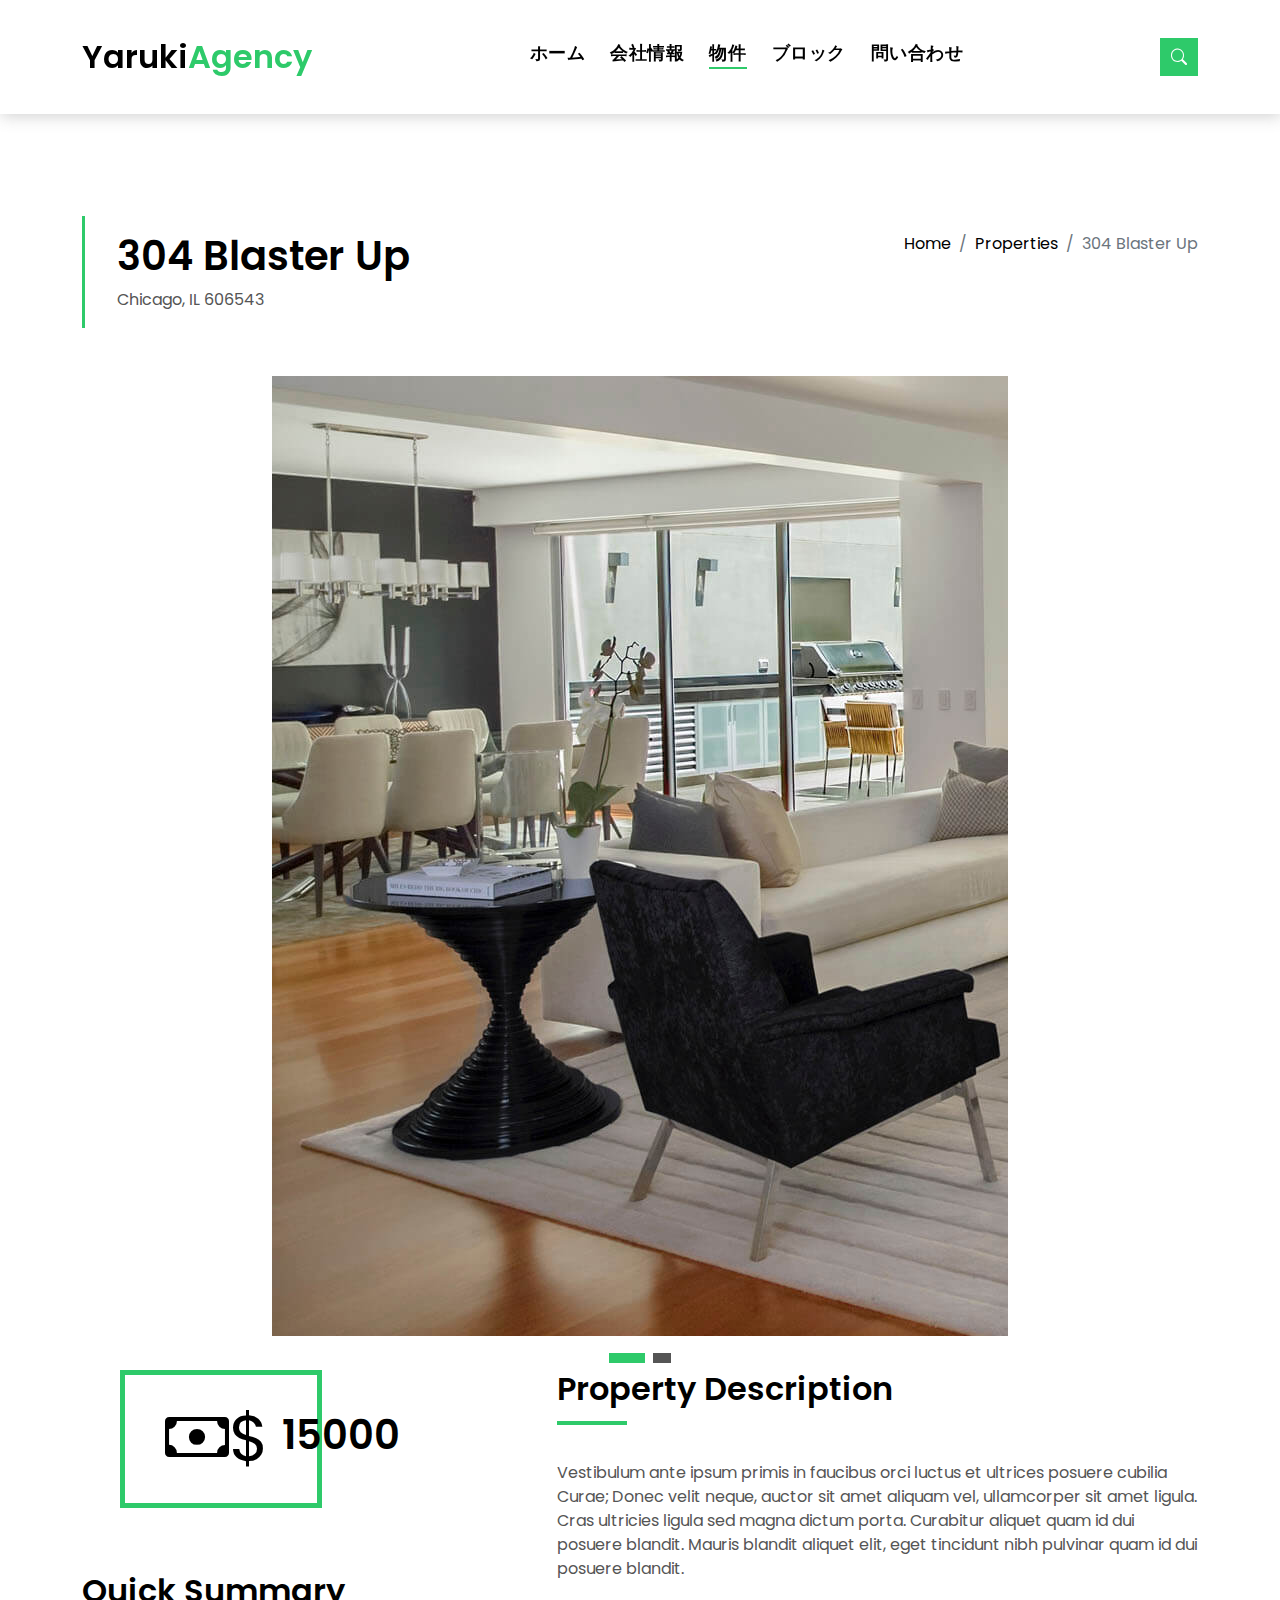
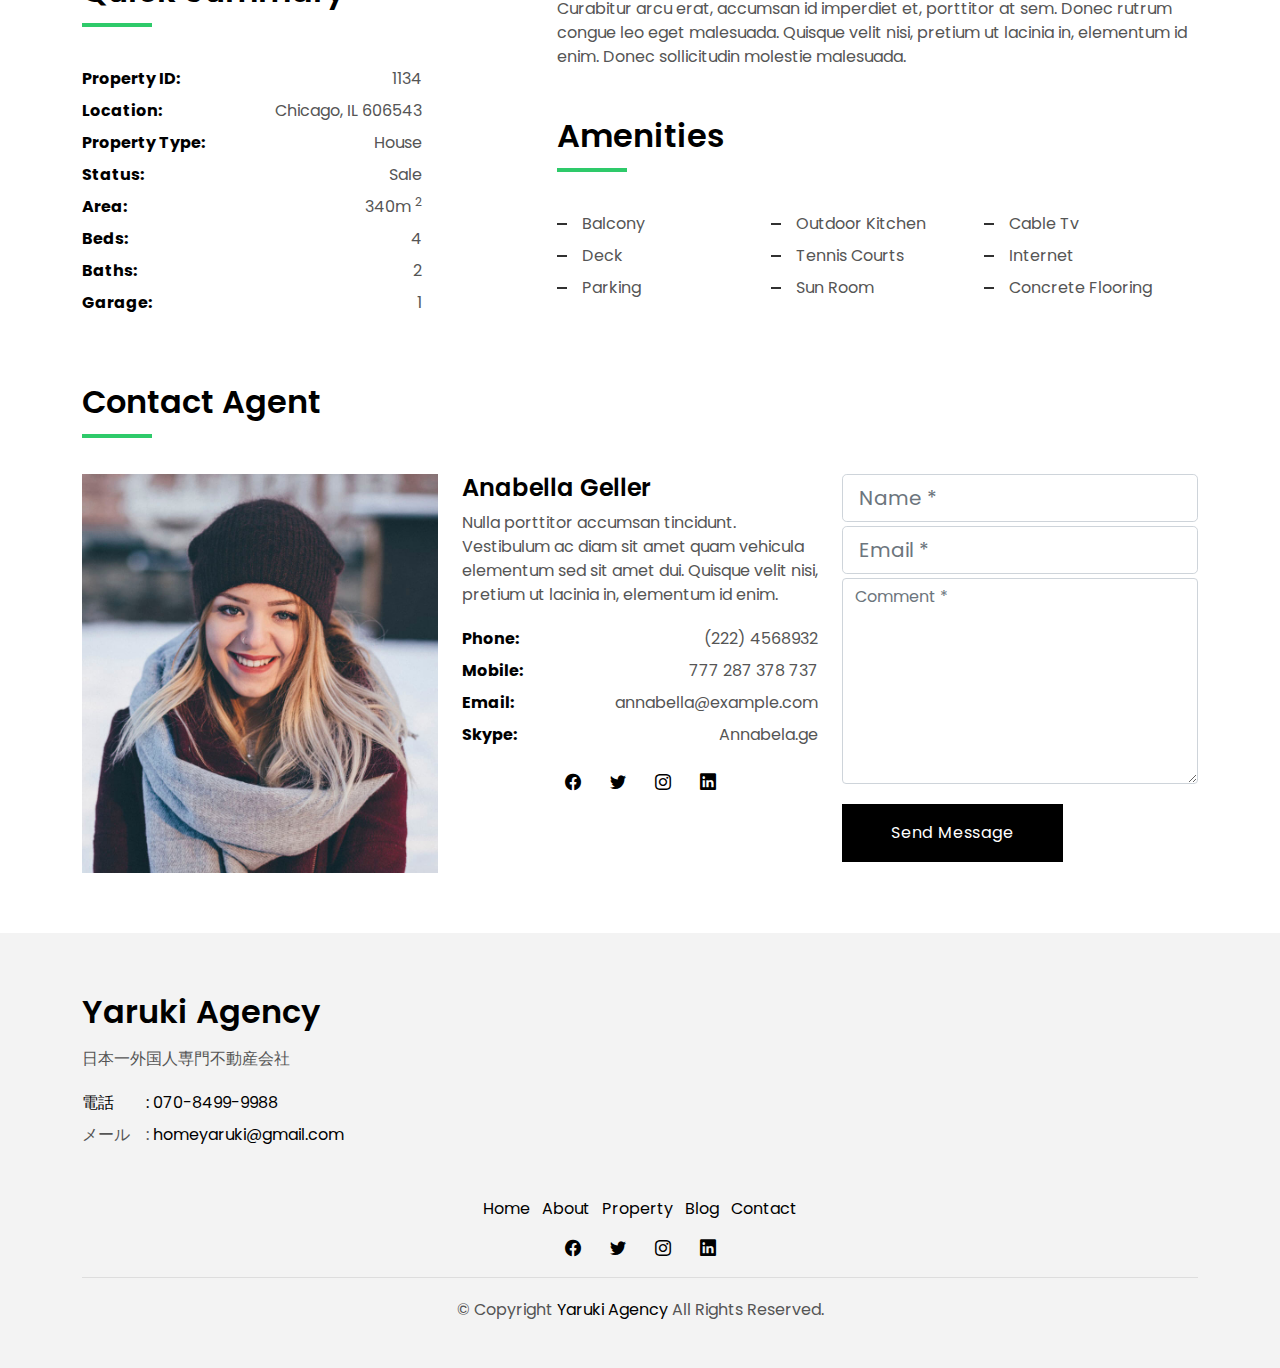
<file: property-single.html>
<!DOCTYPE html>
<html lang="jp">

<head>
  <meta charset="utf-8">
  <meta content="width=device-width, initial-scale=1.0" name="viewport">

  <title>YARUKI REAL ESTATE</title>
  <meta content="" name="description">
  <meta content="" name="keywords">

  <!-- Favicons -->
  <link href="assets/img/YARUKI.png" rel="icon">
  <link href="assets/img/apple-touch-icon.png" rel="apple-touch-icon">

  <!-- Google Fonts -->
  <link href="https://fonts.googleapis.com/css?family=Poppins:300,400,500,600,700" rel="stylesheet">

  <!-- Vendor CSS Files -->
  <link href="assets/vendor/animate.css/animate.min.css" rel="stylesheet">
  <link href="assets/vendor/bootstrap/css/bootstrap.min.css" rel="stylesheet">
  <link href="assets/vendor/bootstrap-icons/bootstrap-icons.css" rel="stylesheet">
  <link href="assets/vendor/swiper/swiper-bundle.min.css" rel="stylesheet">

  <!-- Template Main CSS File -->
  <link href="assets/css/style.css" rel="stylesheet">

  <!-- =======================================================
  * Template Name: EstateAgency - v4.6.0
  * Template URL: https://bootstrapmade.com/real-estate-agency-bootstrap-template/
  * Author: BootstrapMade.com
  * License: https://bootstrapmade.com/license/
  ======================================================== -->
</head>

<body>

  <!-- ======= Property Search Section ======= -->
  <div class="click-closed"></div>
  <!--/ Form Search Star /-->
  <div class="box-collapse">
    <div class="title-box-d">
      <h3 class="title-d">Search Property</h3>
    </div>
    <span class="close-box-collapse right-boxed bi bi-x"></span>
    <div class="box-collapse-wrap form">
      <form class="form-a">
        <div class="row">
          <div class="col-md-12 mb-2">
            <div class="form-group">
              <label class="pb-2" for="Type">Keyword</label>
              <input type="text" class="form-control form-control-lg form-control-a" placeholder="Keyword">
            </div>
          </div>
          <div class="col-md-6 mb-2">
            <div class="form-group mt-3">
              <label class="pb-2" for="Type">Type</label>
              <select class="form-control form-select form-control-a" id="Type">
                <option>All Type</option>
                <option>For Rent</option>
                <option>For Sale</option>
                <option>Open House</option>
              </select>
            </div>
          </div>
          <div class="col-md-6 mb-2">
            <div class="form-group mt-3">
              <label class="pb-2" for="city">City</label>
              <select class="form-control form-select form-control-a" id="city">
                <option>All City</option>
                <option>Alabama</option>
                <option>Arizona</option>
                <option>California</option>
                <option>Colorado</option>
              </select>
            </div>
          </div>
          <div class="col-md-6 mb-2">
            <div class="form-group mt-3">
              <label class="pb-2" for="bedrooms">Bedrooms</label>
              <select class="form-control form-select form-control-a" id="bedrooms">
                <option>Any</option>
                <option>01</option>
                <option>02</option>
                <option>03</option>
              </select>
            </div>
          </div>
          <div class="col-md-6 mb-2">
            <div class="form-group mt-3">
              <label class="pb-2" for="garages">Garages</label>
              <select class="form-control form-select form-control-a" id="garages">
                <option>Any</option>
                <option>01</option>
                <option>02</option>
                <option>03</option>
                <option>04</option>
              </select>
            </div>
          </div>
          <div class="col-md-6 mb-2">
            <div class="form-group mt-3">
              <label class="pb-2" for="bathrooms">Bathrooms</label>
              <select class="form-control form-select form-control-a" id="bathrooms">
                <option>Any</option>
                <option>01</option>
                <option>02</option>
                <option>03</option>
              </select>
            </div>
          </div>
          <div class="col-md-6 mb-2">
            <div class="form-group mt-3">
              <label class="pb-2" for="price">Min Price</label>
              <select class="form-control form-select form-control-a" id="price">
                <option>Unlimite</option>
                <option>$50,000</option>
                <option>$100,000</option>
                <option>$150,000</option>
                <option>$200,000</option>
              </select>
            </div>
          </div>
          <div class="col-md-12">
            <button type="submit" class="btn btn-b">Search Property</button>
          </div>
        </div>
      </form>
    </div>
  </div><!-- End Property Search Section -->>

  <!-- ======= Header/Navbar ======= -->
  <nav class="navbar navbar-default navbar-trans navbar-expand-lg fixed-top">
    <div class="container">
      <button class="navbar-toggler collapsed" type="button" data-bs-toggle="collapse" data-bs-target="#navbarDefault" aria-controls="navbarDefault" aria-expanded="false" aria-label="Toggle navigation">
        <span></span>
        <span></span>
        <span></span>
      </button>
      <a class="navbar-brand text-brand" href="index.html">Yaruki<span class="color-b">Agency</span></a>

      <div class="navbar-collapse collapse justify-content-center" id="navbarDefault">
        <ul class="navbar-nav">

          <li class="nav-item">
            <a class="nav-link " href="index.html">ホーム</a>
          </li>

          <li class="nav-item">
            <a class="nav-link " href="about.html">会社情報</a>
          </li>

          <li class="nav-item">
            <a class="nav-link active" href="property-grid.html">物件</a>
          </li>

          <li class="nav-item">
            <a class="nav-link " href="blog-grid.html">ブロック</a>
          </li>


          <li class="nav-item">
            <a class="nav-link " href="contact.html">問い合わせ</a>
          </li>
        </ul>
      </div>

      <button type="button" class="btn btn-b-n navbar-toggle-box navbar-toggle-box-collapse" data-bs-toggle="collapse" data-bs-target="#navbarTogglerDemo01">
        <i class="bi bi-search"></i>
      </button>

    </div>
  </nav><!-- End Header/Navbar -->

  <main id="main">

    <!-- ======= Intro Single ======= -->
    <section class="intro-single">
      <div class="container">
        <div class="row">
          <div class="col-md-12 col-lg-8">
            <div class="title-single-box">
              <h1 class="title-single">304 Blaster Up</h1>
              <span class="color-text-a">Chicago, IL 606543</span>
            </div>
          </div>
          <div class="col-md-12 col-lg-4">
            <nav aria-label="breadcrumb" class="breadcrumb-box d-flex justify-content-lg-end">
              <ol class="breadcrumb">
                <li class="breadcrumb-item">
                  <a href="index.html">Home</a>
                </li>
                <li class="breadcrumb-item">
                  <a href="property-grid.html">Properties</a>
                </li>
                <li class="breadcrumb-item active" aria-current="page">
                  304 Blaster Up
                </li>
              </ol>
            </nav>
          </div>
        </div>
      </div>
    </section><!-- End Intro Single-->

    <!-- ======= Property Single ======= -->
    <section class="property-single nav-arrow-b">
      <div class="container">
        <div class="row justify-content-center">
          <div class="col-lg-8">
            <div id="property-single-carousel" class="swiper">
              <div class="swiper-wrapper">
                <div class="carousel-item-b swiper-slide">
                  <img src="assets/img/slide-1.jpg" alt="">
                </div>
                <div class="carousel-item-b swiper-slide">
                  <img src="assets/img/slide-2.jpg" alt="">
                </div>
              </div>
            </div>
            <div class="property-single-carousel-pagination carousel-pagination"></div>
          </div>
        </div>

        <div class="row">
          <div class="col-sm-12">

            <div class="row justify-content-between">
              <div class="col-md-5 col-lg-4">
                <div class="property-price d-flex justify-content-center foo">
                  <div class="card-header-c d-flex">
                    <div class="card-box-ico">
                      <span class="bi bi-cash">$</span>
                    </div>
                    <div class="card-title-c align-self-center">
                      <h5 class="title-c">15000</h5>
                    </div>
                  </div>
                </div>
                <div class="property-summary">
                  <div class="row">
                    <div class="col-sm-12">
                      <div class="title-box-d section-t4">
                        <h3 class="title-d">Quick Summary</h3>
                      </div>
                    </div>
                  </div>
                  <div class="summary-list">
                    <ul class="list">
                      <li class="d-flex justify-content-between">
                        <strong>Property ID:</strong>
                        <span>1134</span>
                      </li>
                      <li class="d-flex justify-content-between">
                        <strong>Location:</strong>
                        <span>Chicago, IL 606543</span>
                      </li>
                      <li class="d-flex justify-content-between">
                        <strong>Property Type:</strong>
                        <span>House</span>
                      </li>
                      <li class="d-flex justify-content-between">
                        <strong>Status:</strong>
                        <span>Sale</span>
                      </li>
                      <li class="d-flex justify-content-between">
                        <strong>Area:</strong>
                        <span>340m
                          <sup>2</sup>
                        </span>
                      </li>
                      <li class="d-flex justify-content-between">
                        <strong>Beds:</strong>
                        <span>4</span>
                      </li>
                      <li class="d-flex justify-content-between">
                        <strong>Baths:</strong>
                        <span>2</span>
                      </li>
                      <li class="d-flex justify-content-between">
                        <strong>Garage:</strong>
                        <span>1</span>
                      </li>
                    </ul>
                  </div>
                </div>
              </div>
              <div class="col-md-7 col-lg-7 section-md-t3">
                <div class="row">
                  <div class="col-sm-12">
                    <div class="title-box-d">
                      <h3 class="title-d">Property Description</h3>
                    </div>
                  </div>
                </div>
                <div class="property-description">
                  <p class="description color-text-a">
                    Vestibulum ante ipsum primis in faucibus orci luctus et ultrices posuere cubilia Curae; Donec velit
                    neque, auctor sit amet
                    aliquam vel, ullamcorper sit amet ligula. Cras ultricies ligula sed magna dictum porta.
                    Curabitur aliquet quam id dui posuere blandit. Mauris blandit aliquet elit, eget tincidunt
                    nibh pulvinar quam id dui posuere blandit.
                  </p>
                  <p class="description color-text-a no-margin">
                    Curabitur arcu erat, accumsan id imperdiet et, porttitor at sem. Donec rutrum congue leo eget
                    malesuada. Quisque velit nisi,
                    pretium ut lacinia in, elementum id enim. Donec sollicitudin molestie malesuada.
                  </p>
                </div>
                <div class="row section-t3">
                  <div class="col-sm-12">
                    <div class="title-box-d">
                      <h3 class="title-d">Amenities</h3>
                    </div>
                  </div>
                </div>
                <div class="amenities-list color-text-a">
                  <ul class="list-a no-margin">
                    <li>Balcony</li>
                    <li>Outdoor Kitchen</li>
                    <li>Cable Tv</li>
                    <li>Deck</li>
                    <li>Tennis Courts</li>
                    <li>Internet</li>
                    <li>Parking</li>
                    <li>Sun Room</li>
                    <li>Concrete Flooring</li>
                  </ul>
                </div>
              </div>
            </div>
          </div>
          <!--<div class="col-md-10 offset-md-1">-->
          <!--  <ul class="nav nav-pills-a nav-pills mb-3 section-t3" id="pills-tab" role="tablist">-->
          <!--    <li class="nav-item">-->
          <!--      <a class="nav-link active" id="pills-video-tab" data-bs-toggle="pill" href="#pills-video" role="tab" aria-controls="pills-video" aria-selected="true">Video</a>-->
          <!--    </li>-->
          <!--    <li class="nav-item">-->
          <!--      <a class="nav-link" id="pills-plans-tab" data-bs-toggle="pill" href="#pills-plans" role="tab" aria-controls="pills-plans" aria-selected="false">Floor Plans</a>-->
          <!--    </li>-->
          <!--    <li class="nav-item">-->
          <!--      <a class="nav-link" id="pills-map-tab" data-bs-toggle="pill" href="#pills-map" role="tab" aria-controls="pills-map" aria-selected="false">Ubication</a>-->
          <!--    </li>-->
          <!--  </ul>-->
          <!--  <div class="tab-content" id="pills-tabContent">-->
          <!--    <div class="tab-pane fade show active" id="pills-video" role="tabpanel" aria-labelledby="pills-video-tab">-->
          <!--      <iframe src="https://player.vimeo.com/video/73221098" width="100%" height="460" frameborder="0" webkitallowfullscreen mozallowfullscreen allowfullscreen></iframe>-->
          <!--    </div>-->
          <!--    <div class="tab-pane fade" id="pills-plans" role="tabpanel" aria-labelledby="pills-plans-tab">-->
          <!--      <img src="assets/img/plan2.jpg" alt="" class="img-fluid">-->
          <!--    </div>-->
          <!--    <div class="tab-pane fade" id="pills-map" role="tabpanel" aria-labelledby="pills-map-tab">-->
          <!--      <iframe src="https://www.google.com/maps/embed?pb=!1m18!1m12!1m3!1d3022.1422937950147!2d-73.98731968482413!3d40.75889497932681!2m3!1f0!2f0!3f0!3m2!1i1024!2i768!4f13.1!3m3!1m2!1s0x89c25855c6480299%3A0x55194ec5a1ae072e!2sTimes+Square!5e0!3m2!1ses-419!2sve!4v1510329142834" width="100%" height="460" frameborder="0" style="border:0" allowfullscreen></iframe>-->
          <!--    </div>-->
          <!--  </div>-->
          <!--</div>-->
          <div class="col-md-12">
            <div class="row section-t3">
              <div class="col-sm-12">
                <div class="title-box-d">
                  <h3 class="title-d">Contact Agent</h3>
                </div>
              </div>
            </div>
            <div class="row">
              <div class="col-md-6 col-lg-4">
                <img src="assets/img/agent-4.jpg" alt="" class="img-fluid">
              </div>
              <div class="col-md-6 col-lg-4">
                <div class="property-agent">
                  <h4 class="title-agent">Anabella Geller</h4>
                  <p class="color-text-a">
                    Nulla porttitor accumsan tincidunt. Vestibulum ac diam sit amet quam vehicula elementum sed sit amet
                    dui. Quisque velit nisi,
                    pretium ut lacinia in, elementum id enim.
                  </p>
                  <ul class="list-unstyled">
                    <li class="d-flex justify-content-between">
                      <strong>Phone:</strong>
                      <span class="color-text-a">(222) 4568932</span>
                    </li>
                    <li class="d-flex justify-content-between">
                      <strong>Mobile:</strong>
                      <span class="color-text-a">777 287 378 737</span>
                    </li>
                    <li class="d-flex justify-content-between">
                      <strong>Email:</strong>
                      <span class="color-text-a">annabella@example.com</span>
                    </li>
                    <li class="d-flex justify-content-between">
                      <strong>Skype:</strong>
                      <span class="color-text-a">Annabela.ge</span>
                    </li>
                  </ul>
                  <div class="socials-a">
                    <ul class="list-inline">
                      <li class="list-inline-item">
                        <a href="#">
                          <i class="bi bi-facebook" aria-hidden="true"></i>
                        </a>
                      </li>
                      <li class="list-inline-item">
                        <a href="#">
                          <i class="bi bi-twitter" aria-hidden="true"></i>
                        </a>
                      </li>
                      <li class="list-inline-item">
                        <a href="#">
                          <i class="bi bi-instagram" aria-hidden="true"></i>
                        </a>
                      </li>
                      <li class="list-inline-item">
                        <a href="#">
                          <i class="bi bi-linkedin" aria-hidden="true"></i>
                        </a>
                      </li>
                    </ul>
                  </div>
                </div>
              </div>
              <div class="col-md-12 col-lg-4">
                <div class="property-contact">
                  <form class="form-a">
                    <div class="row">
                      <div class="col-md-12 mb-1">
                        <div class="form-group">
                          <input type="text" class="form-control form-control-lg form-control-a" id="inputName" placeholder="Name *" required>
                        </div>
                      </div>
                      <div class="col-md-12 mb-1">
                        <div class="form-group">
                          <input type="email" class="form-control form-control-lg form-control-a" id="inputEmail1" placeholder="Email *" required>
                        </div>
                      </div>
                      <div class="col-md-12 mb-1">
                        <div class="form-group">
                          <textarea id="textMessage" class="form-control" placeholder="Comment *" name="message" cols="45" rows="8" required></textarea>
                        </div>
                      </div>
                      <div class="col-md-12 mt-3">
                        <button type="submit" class="btn btn-a">Send Message</button>
                      </div>
                    </div>
                  </form>
                </div>
              </div>
            </div>
          </div>
        </div>
      </div>
    </section><!-- End Property Single-->

  </main><!-- End #main -->

  <!-- ======= Footer ======= -->
 <section class="section-footer">
    <div class="container">
      <div class="row">
        <div class="col-sm-12 col-md-4">
          <div class="widget-a">
            <div class="w-header-a">
              <h3 class="w-title-a text-brand">Yaruki Agency</h3>
            </div>
            <div class="w-body-a">
              <p class="w-text-a color-text-a">
               日本一外国人専門不動産会社
              </p>
            </div>
            <div class="w-footer-a">
              <ul class="list-unstyled">
                <li class="color-a">
                  <span class="color-text-a"></span>電話　　:</span> 070-8499-9988
                <li class="color-a">
                  <span class="color-text-a">メール　:</span> homeyaruki@gmail.com
                </li>
              </ul>
            </div>
          </div>
        </div>
        
      
      </div>
    </div>
  </section>
  <footer>
    <div class="container">
      <div class="row">
        <div class="col-md-12">
          <nav class="nav-footer">
            <ul class="list-inline">
              <li class="list-inline-item">
                <a href="#">Home</a>
              </li>
              <li class="list-inline-item">
                <a href="#">About</a>
              </li>
              <li class="list-inline-item">
                <a href="#">Property</a>
              </li>
              <li class="list-inline-item">
                <a href="#">Blog</a>
              </li>
              <li class="list-inline-item">
                <a href="#">Contact</a>
              </li>
            </ul>
          </nav>
          <div class="socials-a">
            <ul class="list-inline">
              <li class="list-inline-item">
                <a href="#">
                  <i class="bi bi-facebook" aria-hidden="true"></i>
                </a>
              </li>
              <li class="list-inline-item">
                <a href="#">
                  <i class="bi bi-twitter" aria-hidden="true"></i>
                </a>
              </li>
              <li class="list-inline-item">
                <a href="#">
                  <i class="bi bi-instagram" aria-hidden="true"></i>
                </a>
              </li>
              <li class="list-inline-item">
                <a href="#">
                  <i class="bi bi-linkedin" aria-hidden="true"></i>
                </a>
              </li>
            </ul>
          </div>
          <div class="copyright-footer">
            <p class="copyright color-text-a">
              &copy; Copyright
              <span class="color-a">Yaruki Agency</span> All Rights Reserved.
            </p>
          </div>
          <div class="credits">
         
          </div>
        </div>
      </div>
    </div>
  </footer><!-- End  Footer -->
  <div id="preloader"></div>
  <a href="#" class="back-to-top d-flex align-items-center justify-content-center"><i class="bi bi-arrow-up-short"></i></a>

  <!-- Vendor JS Files -->
  <script src="assets/vendor/bootstrap/js/bootstrap.bundle.min.js"></script>
  <script src="assets/vendor/php-email-form/validate.js"></script>
  <script src="assets/vendor/swiper/swiper-bundle.min.js"></script>

  <!-- Template Main JS File -->
  <script src="assets/js/main.js"></script>

</body>

</html>
</file>
<file: assets/css/style.css>
/**
* Template Name: EstateAgency - v4.6.0
* Template URL: https://bootstrapmade.com/real-estate-agency-bootstrap-template/
* Author: BootstrapMade.com
* License: https://bootstrapmade.com/license/
*/

/*--------------------------------------------------------------
# General
--------------------------------------------------------------*/
body {
  font-family: "Poppins", sans-serif;
  color: #555555;
}

h1,
h2,
h3,
h4,
h5,
h6 {
  color: #000000;
}

a {
  color: #000000;
  text-decoration: none;
  transition: all 0.5s ease;
}
a:hover {
  color: #2eca6a;
  text-decoration: none;
}

.link-two {
  color: #000000;
  transition: all 0.5s ease;
}
.link-two:hover {
  text-decoration: underline;
  color: #000000;
}

.link-one {
  color: #000000;
  transition: all 0.5s ease;
}
.link-one:hover {
  color: #000000;
  text-decoration: none;
}

.link-icon {
  color: #000000;
  font-weight: 500;
}
.link-icon span {
  font-size: 14px;
  padding-left: 4px;
  vertical-align: middle;
}

.link-a {
  text-decoration: none;
  color: #ffffff;
  text-decoration: none;
}
@media (min-width: 768px) {
  .link-a {
    font-size: 0.9rem;
  }
}
@media (min-width: 992px) {
  .link-a {
    font-size: 1rem;
  }
}
.link-a:hover {
  color: #ffffff;
  text-decoration: none;
}
.link-a span {
  font-size: 18px;
  vertical-align: middle;
  margin-left: 5px;
}
@media (min-width: 768px) {
  .link-a span {
    font-size: 1.5rem;
  }
}
@media (min-width: 992px) {
  .link-a span {
    font-size: 18px;
  }
}

.text-brand {
  color: #000000;
  font-size: 2rem;
  font-weight: 600;
}
@media (max-width: 767px) {
  .text-brand {
    font-size: 1.8rem;
  }
}

.color-a {
  text-decoration: none;
  color: #000000;
}

.color-b {
  color: #2eca6a;
}

.color-c{
  color: #ca2e33;
}
.color-d {
  color: #adadad;
}

.color-text-a {
  text-decoration: none;
  color: #555555;
}

.no-margin {
  margin: 0;
}

/*------/ Nav Pills  /------*/
.nav-pills-a {
  text-decoration: none;
}
.nav-pills-a.nav-pills .nav-link {
  color: #000000;
  position: relative;
  font-weight: 600;
}
.nav-pills-a.nav-pills .nav-link.active {
  background-color: transparent;
}
.nav-pills-a.nav-pills .nav-link.active:after {
  content: "";
  position: absolute;
  left: 0;
  bottom: -1px;
  width: 100%;
  height: 2px;
  background-color: #2eca6a;
  z-index: 2;
}

/*------/ Bg Image /------*/
.bg-image {
  background-repeat: no-repeat;
  background-attachment: fixed;
  background-size: cover;
  background-position: center center;
}

/*------/ List a /------*/
.list-a {
  text-decoration: none;
  display: inline-block;
  line-height: 2;
  padding: 0;
  list-style: none;
}
.list-a li {
  position: relative;
  width: 50%;
  float: left;
  padding-left: 25px;
  padding-right: 5px;
}
@media (min-width: 992px) {
  .list-a li {
    width: 33.333%;
  }
}
.list-a li:before {
  content: "";
  width: 10px;
  height: 2px;
  position: absolute;
  background-color: #313131;
  top: 15px;
  left: 0;
}

/*------/ Pagination-a /------*/
.pagination-a {
  text-decoration: none;
}
.pagination-a .pagination .page-link {
  margin: 0 0.2rem;
  border-color: transparent;
  padding: 0.5rem 0.8rem;
  color: #000000;
}
.pagination-a .pagination .page-link:hover, .pagination-a .pagination .page-link:active, .pagination-a .pagination .page-link:focus {
  background-color: #2eca6a;
}
.pagination-a .pagination .page-link span {
  font-size: 1.2rem;
}
.pagination-a .pagination .next .page-link {
  padding: 0.4rem 0.9rem;
}
.pagination-a .pagination .page-item:last-child .page-link {
  border-top-right-radius: 0;
  border-bottom-right-radius: 0;
}
.pagination-a .pagination .page-item:first-child .page-link {
  border-top-left-radius: 0;
  border-bottom-left-radius: 0;
}
.pagination-a .pagination .page-item.disabled .page-link {
  padding: 0.4rem 0.9rem;
  color: #555555;
}
.pagination-a .pagination .page-item.active .page-link {
  background-color: #2eca6a;
}

.a {
  text-decoration: none;
  color: #2eca6a;
  font-size: 1.3rem;
}

/*------/ Icon Box /------*/
.icon-box .icon-box-icon {
  display: table-cell;
  vertical-align: top;
  font-size: 36px;
  color: #000000;
  width: 50px;
  padding-top: 8px;
}
.icon-box .icon-box-content {
  padding-top: 18px;
}

/*------/ Space Padding /------*/
.section-t8 {
  padding-top: 8rem;
}
@media (max-width: 767px) {
  .section-t8 {
    padding-top: 4rem;
  }
}

.section-t4 {
  padding-top: 4rem;
}
@media (max-width: 767px) {
  .section-t4 {
    padding-top: 2rem;
  }
}

.section-t3 {
  padding-top: 3rem;
}

@media (max-width: 767px) {
  .section-md-t3 {
    padding-top: 3rem;
  }
}

.section-b2 {
  padding-bottom: 2rem;
}

.section-tb85 {
  padding: 8rem 0 5rem 0;
}
@media (max-width: 767px) {
  .section-tb85 {
    padding: 4rem 0 2.5rem 0;
  }
}

/*------/ Title /------*/
.title-wrap {
  padding-bottom: 4rem;
}

.title-a {
  text-decoration: none;
  font-size: 2.6rem;
  font-weight: 600;
}

.title-link {
  font-size: 1.2rem;
  font-weight: 300;
  padding-top: 1.2rem;
}
.title-link a {
  text-decoration: none;
  color: #313131;
}
.title-link span {
  font-size: 20px;
  padding-left: 4px;
  vertical-align: middle;
}

.title-box-d {
  padding-bottom: 1.8rem;
  margin-bottom: 1rem;
  position: relative;
}
.title-box-d .title-d {
  font-weight: 600;
  font-size: 2rem;
}
.title-box-d .title-d:after {
  content: "";
  position: absolute;
  width: 70px;
  height: 4px;
  background-color: #2eca6a;
  bottom: 20px;
  left: 0;
}

/*------/ Display Table & Table Cell /------*/
.display-table {
  width: 100%;
  height: 100%;
  display: table;
}

.table-cell {
  display: table-cell;
  vertical-align: middle;
}

/*------/ Ul Resect /------*/
.ul-resect ul, .box-comments ul, .list-a ul {
  list-style: none;
  padding-left: 0;
  margin-bottom: 0;
}

/*------/ Overlay /------*/
.overlay-a {
  text-decoration: none;
  background: linear-gradient(to bottom, rgba(0, 0, 0, 0) 0%, rgba(0, 0, 0, 0.2) 27%, rgba(0, 0, 0, 0.65) 90%);
}

.overlay {
  position: absolute;
  top: 0;
  left: 0px;
  padding: 0;
  height: 100%;
  width: 100%;
}

.carousel-pagination {
  margin-top: 10px;
  text-align: center;
}
.carousel-pagination .swiper-pagination-bullet {
  width: 18px;
  height: 10px;
  background-color: #555;
  margin: 0 4px;
  border-radius: 0;
  opacity: 1;
  transition: 0.3s;
}
.carousel-pagination .swiper-pagination-bullet-active {
  background-color: #2eca6a;
  width: 36px;
}

.nav-arrow-a {
  text-decoration: none;
}
.nav-arrow-a .owl-arrow .owl-nav {
  font-size: 1.8rem;
  margin-top: -110px;
}
.nav-arrow-a .owl-arrow .owl-nav .owl-next {
  margin-left: 15px;
}

.nav-arrow-b .owl-arrow .owl-nav {
  position: absolute;
  top: 0;
  right: 0;
  font-size: 1.2rem;
}
.nav-arrow-b .owl-arrow .owl-nav .owl-prev,
.nav-arrow-b .owl-arrow .owl-nav .owl-next {
  padding: 0.7rem 1.5rem !important;
  display: inline-block;
  transition: all 0.6s ease-in-out;
  color: #ffffff;
  background-color: #2eca6a;
  opacity: 0.9;
}
.nav-arrow-b .owl-arrow .owl-nav .owl-prev.disabled,
.nav-arrow-b .owl-arrow .owl-nav .owl-next.disabled {
  transition: all 0.6s ease-in-out;
  color: #ffffff;
}
.nav-arrow-b .owl-arrow .owl-nav .owl-prev:hover,
.nav-arrow-b .owl-arrow .owl-nav .owl-next:hover {
  background-color: #26a356;
}
.nav-arrow-b .owl-arrow .owl-nav .owl-next {
  margin-left: 0px;
}

/*------/ Socials /------*/
.socials-a {
  text-decoration: none;
}
.socials-a .list-inline-item:not(:last-child) {
  margin-right: 25px;
}

/*--------------------------------------------------------------
# Back to top button
--------------------------------------------------------------*/
.back-to-top {
  position: fixed;
  visibility: hidden;
  opacity: 0;
  right: 15px;
  bottom: 15px;
  z-index: 996;
  background: #2eca6a;
  width: 40px;
  height: 40px;
  border-radius: 50px;
  transition: all 0.4s;
}
.back-to-top i {
  font-size: 28px;
  color: #fff;
  line-height: 0;
}
.back-to-top:hover {
  background: #4bd680;
  color: #fff;
}
.back-to-top.active {
  visibility: visible;
  opacity: 1;
}

/* Prelaoder */
#preloader {
  position: fixed;
  top: 0;
  left: 0;
  right: 0;
  bottom: 0;
  z-index: 9999;
  overflow: hidden;
  background: #fff;
}

#preloader:before {
  content: "";
  position: fixed;
  top: calc(50% - 30px);
  left: calc(50% - 30px);
  border: 6px solid #f2f2f2;
  border-top: 6px solid #2eca6a;
  border-radius: 50%;
  width: 60px;
  height: 60px;
  -webkit-animation: animate-preloader 1s linear infinite;
  animation: animate-preloader 1s linear infinite;
}

@-webkit-keyframes animate-preloader {
  0% {
    transform: rotate(0deg);
  }
  100% {
    transform: rotate(360deg);
  }
}

@keyframes animate-preloader {
  0% {
    transform: rotate(0deg);
  }
  100% {
    transform: rotate(360deg);
  }
}
/*======================================
//--//-->   BUTTON
======================================*/
.btn {
  transition: 0.5s ease;
}
.btn.btn-a, .btn.btn-b {
  border-radius: 0;
  padding: 1rem 3rem;
  letter-spacing: 0.05rem;
}
.btn.btn-a {
  text-decoration: none;
  background-color: #000000;
  color: #ffffff;
}
.btn.btn-a:hover {
  background-color: #2eca6a;
  color: #000000;
}
.btn.btn-b {
  background-color: #2eca6a;
  color: #000000;
}
.btn.btn-b:hover {
  background-color: #000000;
  color: #ffffff;
}
.btn.btn-b-n {
  background-color: #2eca6a;
  color: #ffffff;
  border-radius: 0;
}
.btn.btn-b-n:hover {
  background-color: #26a356;
  color: #ffffff;
}

.navbar-toggle-box {
  display: inline-flex;
  align-items: center;
  justify-content: center;
  line-height: 0;
  padding: 10px;
}
.navbar-toggle-box i {
  line-height: 0;
}

/*--------------------------------------------------------------
# Navbar
--------------------------------------------------------------*/
.navbar-default {
  transition: all 0.5s ease-in-out;
  background-color: #ffffff;
  padding-top: 28px;
  padding-bottom: 28px;
  -webkit-backface-visibility: hidden;
  backface-visibility: hidden;
  box-shadow: 1px 2px 15px rgba(100, 100, 100, 0.3);
}
.navbar-default .nav-search {
  color: #000000;
  font-size: 1.5rem;
}
.navbar-default.navbar-reduce {
  box-shadow: 1px 2px 15px rgba(100, 100, 100, 0.3);
}
.navbar-default.navbar-trans, .navbar-default.navbar-reduce {
  -webkit-backface-visibility: hidden;
  backface-visibility: hidden;
}
.navbar-default.navbar-trans .nav-item, .navbar-default.navbar-reduce .nav-item {
  position: relative;
  padding-right: 10px;
  padding-bottom: 8px;
  margin-left: 0;
}
@media (min-width: 768px) {
  .navbar-default.navbar-trans .nav-item, .navbar-default.navbar-reduce .nav-item {
    margin-left: 15px;
  }
}
.navbar-default.navbar-trans .nav-link, .navbar-default.navbar-reduce .nav-link {
  font-size: 1.1rem;
  color: #000000;
  font-weight: 600;
  letter-spacing: 0.03em;
  transition: all 0.1s ease-in-out;
  position: relative;
  padding-left: 0;
  padding-right: 0;
}
.navbar-default.navbar-trans .nav-link:before, .navbar-default.navbar-reduce .nav-link:before {
  content: "";
  position: absolute;
  bottom: 5px;
  left: 0;
  width: 100%;
  height: 2px;
  z-index: 0;
  background-color: #2eca6a;
  transform: scaleX(0);
  transform-origin: right;
  transition: transform 0.2s ease-out, opacity 0.2s ease-out 0.3s;
}
.navbar-default.navbar-trans .nav-link:hover, .navbar-default.navbar-reduce .nav-link:hover {
  color: #000000;
}
.navbar-default.navbar-trans .nav-link:hover:before, .navbar-default.navbar-reduce .nav-link:hover:before {
  transform: scaleX(1);
  transform-origin: left;
}
.navbar-default.navbar-trans .show > .nav-link:before,
.navbar-default.navbar-trans .active > .nav-link:before,
.navbar-default.navbar-trans .nav-link.show:before,
.navbar-default.navbar-trans .nav-link.active:before, .navbar-default.navbar-reduce .show > .nav-link:before,
.navbar-default.navbar-reduce .active > .nav-link:before,
.navbar-default.navbar-reduce .nav-link.show:before,
.navbar-default.navbar-reduce .nav-link.active:before {
  transform: scaleX(1);
}
.navbar-default.navbar-trans .nav-link:before {
  background-color: #2eca6a;
}
.navbar-default.navbar-trans .nav-link:hover {
  color: #000000;
}
.navbar-default.navbar-trans .show > .nav-link,
.navbar-default.navbar-trans .active > .nav-link,
.navbar-default.navbar-trans .nav-link.show,
.navbar-default.navbar-trans .nav-link.active {
  color: #000000;
}
.navbar-default.navbar-reduce {
  transition: all 0.5s ease-in-out;
  padding-top: 19px;
  padding-bottom: 19px;
}
.navbar-default.navbar-reduce .nav-link {
  color: #000000;
}
.navbar-default.navbar-reduce .nav-link:before {
  background-color: #2eca6a;
}
.navbar-default.navbar-reduce .nav-link:hover {
  color: #000000;
}
.navbar-default.navbar-reduce .show > .nav-link,
.navbar-default.navbar-reduce .active > .nav-link,
.navbar-default.navbar-reduce .nav-link.show,
.navbar-default.navbar-reduce .nav-link.active {
  color: #000000;
}
.navbar-default.navbar-reduce .navbar-brand {
  color: #000000;
}
.navbar-default .dropdown .dropdown-menu {
  border-top: 0;
  border-left: 4px solid #2eca6a;
  border-right: 0;
  border-bottom: 0;
  transform: translate3d(0px, 40px, 0px);
  opacity: 0;
  filter: alpha(opacity=0);
  visibility: hidden;
  transition: all 0.5s cubic-bezier(0.3, 0.65, 0.355, 1) 0s, opacity 0.31s ease 0s, height 0s linear 0.36s;
  margin: 0;
  border-radius: 0;
  padding: 12px 0;
}
@media (min-width: 768px) {
  .navbar-default .dropdown .dropdown-menu {
    border-top: 4px solid #2eca6a;
    border-left: 0;
    display: block;
    position: absolute;
    box-shadow: 0 2px rgba(17, 16, 15, 0.1), 0 2px 10px rgba(20, 19, 18, 0.1);
  }
}
.navbar-default .dropdown .dropdown-menu .dropdown-item {
  padding: 12px 18px;
  transition: all 500ms ease;
  font-weight: 600;
  min-width: 220px;
}
.navbar-default .dropdown .dropdown-menu .dropdown-item:hover {
  background-color: #ffffff;
  color: #2eca6a;
  transition: all 500ms ease;
}
.navbar-default .dropdown .dropdown-menu .dropdown-item.active {
  background-color: #ffffff;
  color: #2eca6a;
}
.navbar-default .dropdown:hover .dropdown-menu {
  transform: translate3d(0px, 0px, 0px);
  visibility: visible;
  opacity: 1;
  filter: alpha(opacity=1);
}

/*------/ Hamburger Navbar /------*/
.navbar-toggler {
  position: relative;
}

.navbar-toggler:focus,
.navbar-toggler:active {
  outline: 0;
}

.navbar-toggler span {
  display: block;
  background-color: #000000;
  height: 3px;
  width: 25px;
  margin-top: 4px;
  margin-bottom: 4px;
  transform: rotate(0deg);
  left: 0;
  opacity: 1;
}

.navbar-toggler span:nth-child(1),
.navbar-toggler span:nth-child(3) {
  transition: transform 0.35s ease-in-out;
}

.navbar-toggler:not(.collapsed) span:nth-child(1) {
  position: absolute;
  left: 12px;
  top: 10px;
  transform: rotate(135deg);
  opacity: 0.9;
}

.navbar-toggler:not(.collapsed) span:nth-child(2) {
  height: 12px;
  visibility: hidden;
  background-color: transparent;
}

.navbar-toggler:not(.collapsed) span:nth-child(3) {
  position: absolute;
  left: 12px;
  top: 10px;
  transform: rotate(-135deg);
  opacity: 0.9;
}

/*======================================
//--//-->   BOX COLAPSE
======================================*/
.box-collapse {
  position: fixed;
  top: 0;
  bottom: 0;
  right: 0;
  width: 100%;
  z-index: 1040;
  background-color: #ffffff;
  transform: translateX(100%);
  transition: all 0.6s ease;
}
@media (min-width: 768px) {
  .box-collapse {
    width: 50%;
  }
}
.box-collapse .title-box-d {
  top: 30px;
  left: 60px;
  opacity: 0;
  transition: all 1s ease;
  transition-delay: 0.3s;
}
@media (max-width: 575px) {
  .box-collapse .title-box-d {
    left: 35px;
  }
}
@media (max-width: 575px) {
  .box-collapse .title-box-d .title-d {
    font-size: 1.3rem;
  }
}

.box-collapse-wrap {
  opacity: 0;
  position: absolute;
  left: 0;
  top: 6.5rem;
  bottom: 5rem;
  padding-left: 10%;
  padding-right: 10%;
  overflow-x: hidden;
  overflow-y: auto;
  margin: 0;
  transform: translateY(3rem);
  transition: transform 0.5s 0.5s ease, opacity 0.5s 0.5s ease;
}

.box-collapse-open .click-closed {
  visibility: visible;
}
.box-collapse-open .box-collapse {
  transform: translateX(0);
  box-shadow: 0 0 65px rgba(0, 0, 0, 0.07);
  opacity: 1;
}
.box-collapse-open .box-collapse .title-box-d {
  transform: translate(0);
  opacity: 1;
}
.box-collapse-open .box-collapse-wrap {
  transform: translate(0);
  opacity: 1;
}

.box-collapse-closed .box-collapse {
  opacity: 0.7;
  transition-delay: 0s;
}
.box-collapse-closed .box-collapse .title-box-d {
  opacity: 0;
  transition-delay: 0s;
}
.box-collapse-closed .box-collapse .form-a {
  opacity: 0;
  transition-delay: 0s;
}

.click-closed {
  position: fixed;
  top: 0;
  left: 0;
  width: 100%;
  height: 100%;
  visibility: hidden;
  z-index: 1035;
  background-color: #000000;
  opacity: 0.4;
}

.close-box-collapse {
  position: absolute;
  z-index: 1050;
  top: 2rem;
  font-size: 3.5rem;
  line-height: 1;
  color: #000000;
  cursor: pointer;
  transition: all 0.3s ease;
}

.right-boxed {
  right: 4.2857rem;
}

/*--------------------------------------------------------------
# Hero Section
--------------------------------------------------------------*/
.intro {
  height: 100vh;
  position: relative;
  color: #ffffff;
}
.intro .swiper-pagination {
  bottom: 50px;
}
.intro .swiper-pagination .swiper-pagination-bullet {
  width: 18px;
  height: 10px;
  background-color: #ffffff;
  border-radius: 0;
  opacity: 1;
  transition: 0.3s;
}
.intro .swiper-pagination .swiper-pagination-bullet-active {
  background-color: #2eca6a;
  width: 36px;
}
.intro .intro-item {
  padding-top: 2rem;
}
.intro .carousel-item-a {
  position: relative;
  height: 100vh;
}
.intro .carousel-item-a.bg-image {
  background-attachment: scroll;
}
.intro .intro-content {
  position: absolute;
}
.intro .intro-body {
  padding-left: 1rem;
}
@media (min-width: 768px) {
  .intro .intro-body {
    padding-left: 2rem;
  }
}
.intro .intro-body .price-a {
  color: #ffffff;
  padding: 1rem 1.5rem;
  border: 2px solid #2eca6a;
  border-radius: 50px;
  text-transform: uppercase;
  letter-spacing: 0.03em;
}
.intro .spacial {
  -webkit-animation-delay: 0.2s;
  animation-delay: 0.2s;
  color: #ffffff;
}
.intro .intro-title-top {
  margin-bottom: 1rem;
  font-size: 0.9rem;
  color: #ffffff;
  letter-spacing: 0.05em;
}
@media (min-width: 768px) {
  .intro .intro-title-top {
    font-size: 0.9rem;
    margin-bottom: 1rem;
  }
}
@media (min-width: 992px) {
  .intro .intro-title-top {
    font-size: 1rem;
    margin-bottom: 2rem;
  }
}
.intro .intro-title {
  color: #ffffff;
  font-weight: 700;
  font-size: 2.8rem;
  text-transform: uppercase;
}
@media (min-width: 576px) {
  .intro .intro-title {
    font-size: 3.5rem;
  }
}
@media (min-width: 768px) {
  .intro .intro-title {
    font-size: 3.5rem;
  }
}
@media (min-width: 992px) {
  .intro .intro-title {
    font-size: 4rem;
  }
}
.intro .intro-subtitle {
  font-size: 1.5rem;
  font-weight: 300;
}
@media (min-width: 768px) {
  .intro .intro-subtitle {
    font-size: 2.5rem;
  }
}
.intro .intro-subtitle.intro-price {
  padding-top: 1rem;
  font-size: 1.2rem;
}
@media (min-width: 576px) {
  .intro .intro-subtitle.intro-price {
    font-size: 1.3rem;
  }
}
@media (min-width: 768px) {
  .intro .intro-subtitle.intro-price {
    padding-top: 2rem;
    font-size: 1.5rem;
  }
}
@media (min-width: 992px) {
  .intro .intro-subtitle.intro-price {
    padding-top: 3rem;
  }
}

/*------/ Intro Single /------*/
.intro-single {
  padding: 12rem 0 3rem;
}
@media (max-width: 767px) {
  .intro-single {
    padding-top: 9rem;
  }
}
.intro-single .title-single-box {
  padding: 1rem 0 1rem 2rem;
}
.intro-single .title-single-box {
  border-left: 3px solid #2eca6a;
}
.intro-single .title-single-box .title-single {
  font-weight: 600;
  font-size: 2.2rem;
}
@media (min-width: 768px) {
  .intro-single .title-single-box .title-single {
    font-size: 2.1rem;
  }
}
@media (min-width: 992px) {
  .intro-single .title-single-box .title-single {
    font-size: 2.5rem;
  }
}
.intro-single .breadcrumb-box {
  padding: 1rem 0 0 0.5rem;
}
.intro-single .breadcrumb {
  background-color: transparent;
  padding-right: 0;
  padding-left: 0;
}

/*--------------------------------------------------------------
# Card General
--------------------------------------------------------------*/
@media (max-width: 767px) {
  .card-box-a,
.card-box-b,
.card-box-c,
.card-box-d {
    margin-bottom: 2.5rem;
  }
}
.card-box-a span,
.card-box-b span,
.card-box-c span,
.card-box-d span {
  line-height: 0;
}

@media (min-width: 768px) {
  .grid .card-box-a,
.grid .card-box-b,
.grid .card-box-c,
.grid .card-box-d {
    margin-bottom: 2.5rem;
  }
}

.card-box-a,
.card-box-b,
.card-box-d {
  position: relative;
  overflow: hidden;
  -webkit-backface-visibility: hidden;
  backface-visibility: hidden;
}

.card-box-a .img-a,
.card-box-a .img-b,
.card-box-b .img-a,
.card-box-b .img-b {
  transition: 0.8s all ease-in-out;
}
@media (min-width: 768px) {
  .card-box-a:hover .img-a,
.card-box-a:hover .img-b,
.card-box-b:hover .img-a,
.card-box-b:hover .img-b {
    transform: scale(1.2);
  }
}
@media (min-width: 768px) {
  .card-box-a .price-a,
.card-box-b .price-a {
    font-size: 0.9rem;
  }
}
@media (min-width: 992px) {
  .card-box-a .price-a,
.card-box-b .price-a {
    font-size: 1rem;
  }
}

.card-overlay {
  position: absolute;
  width: 100%;
  height: 100%;
  top: 0;
  left: 0;
}

.card-shadow {
  -webkit-backface-visibility: hidden;
  backface-visibility: hidden;
}
.card-shadow:before {
  content: " ";
  position: absolute;
  top: 0;
  left: 0;
  width: 100%;
  height: 100%;
  z-index: 1;
  background: linear-gradient(to bottom, rgba(0, 0, 0, 0) 0%, rgba(0, 0, 0, 0.2) 27%, rgba(0, 0, 0, 0.65) 90%);
}

/*======================================
//--//-->   PROPERTY - CARD-A
======================================*/
@media (min-width: 768px) {
  .card-box-a:hover .card-overlay-a-content {
    bottom: 60px;
  }
}
@media (min-width: 768px) and (min-width: 768px) {
  .card-box-a:hover .card-overlay-a-content {
    bottom: 60px;
  }
}
@media (min-width: 768px) and (min-width: 992px) {
  .card-box-a:hover .card-overlay-a-content {
    bottom: 64px;
  }
}
@media (min-width: 768px) {
  .card-box-a:hover .card-body-a {
    padding-bottom: 1rem;
  }
}
@media (max-width: 767px) {
  .card-box-a .card-overlay-a-content {
    bottom: 65px;
  }
  .card-box-a .card-body-a {
    padding-bottom: 1rem;
  }
}

.card-overlay-a-content {
  transition: all 0.5s ease-in;
  position: absolute;
  width: 100%;
  bottom: 0px;
  z-index: 2;
}
@media (min-width: 768px) {
  .card-overlay-a-content {
    bottom: -20px;
  }
}
@media (min-width: 992px) {
  .card-overlay-a-content {
    bottom: 0px;
  }
}

.card-header-a {
  padding: 0 1rem;
}
.card-header-a .card-title-a {
  color: #ffffff;
  margin-bottom: 0;
  padding-bottom: 0.7rem;
}
@media (min-width: 768px) {
  .card-header-a .card-title-a {
    font-size: 1.3rem;
  }
}
@media (min-width: 992px) {
  .card-header-a .card-title-a {
    font-size: 2rem;
  }
}
.card-header-a .card-title-a a {
  color: #ffffff;
  text-decoration: none;
}

.card-body-a {
  z-index: 2;
  transition: all 0.5s ease-in;
  padding: 0rem 1rem 2rem 1rem;
}
.card-body-a .price-box {
  padding-bottom: 0.5rem;
}

.price-a {
  color: #ffffff;
  padding: 0.6rem 0.8rem;
  border: 2px solid #2eca6a;
  border-radius: 50px;
  text-transform: uppercase;
  letter-spacing: 0.03em;
}

.card-footer-a {
  width: 100%;
  position: absolute;
  z-index: 2;
  background-color: #2eca6a;
}

.card-info {
  list-style: none;
  margin-bottom: 0;
  padding: 0.5rem 0;
}
.card-info .card-info-title {
  font-size: 1rem;
  color: #313131;
}
@media (min-width: 768px) {
  .card-info .card-info-title {
    font-size: 0.9rem;
  }
}
@media (min-width: 992px) {
  .card-info .card-info-title {
    font-size: 1rem;
  }
}
.card-info li span {
  color: #ffffff;
  font-size: 0.9rem;
}
@media (min-width: 768px) {
  .card-info li span {
    font-size: 0.8rem;
  }
}
@media (min-width: 992px) {
  .card-info li span {
    font-size: 1rem;
  }
}

/*------/ Property Grid /-----*/
.property-grid .grid-option {
  text-align: right;
  margin-bottom: 2rem;
}
.property-grid .grid-option .custom-select {
  border-radius: 0;
  width: 200px;
  border-color: #313131;
}
.property-grid .grid-option .custom-select:hover, .property-grid .grid-option .custom-select:active, .property-grid .grid-option .custom-select:focus {
  border-color: #313131;
}
.property-grid .grid-option .custom-select option {
  border-color: #313131;
}

/*------/ Property Single /-----*/
.gallery-property {
  margin-bottom: 3rem;
}

.property-price {
  margin: 0 auto;
}
.property-price .card-header-c {
  padding: 0;
}

.summary-list {
  padding-right: 1rem;
  color: #000000;
}
.summary-list .list {
  padding: 0;
  line-height: 2;
}
.summary-list .list span {
  color: #555555;
}

@media (max-width: 767px) {
  .property-agent {
    margin-top: 2.5rem;
  }
}
.property-agent .title-agent {
  font-weight: 600;
}
.property-agent ul {
  line-height: 2;
  color: #000000;
}
.property-agent .socials-a {
  text-align: center;
}

@media (max-width: 991px) {
  .property-contact {
    margin-top: 2.5rem;
  }
}

/*======================================
//--//-->   NEWS - CARD-B
======================================*/
.card-header-b {
  padding: 1rem;
  color: #ffffff;
  position: absolute;
  bottom: 20px;
  z-index: 2;
}
@media (min-width: 768px) {
  .card-header-b {
    bottom: 0px;
  }
}
@media (min-width: 992px) {
  .card-header-b {
    bottom: 20px;
  }
}
.card-header-b .category-b {
  font-size: 0.9rem;
  background-color: #2eca6a;
  padding: 0.3rem 0.7rem;
  color: #313131;
  letter-spacing: 0.03em;
  border-radius: 50px;
  text-decoration: none;
}
.card-header-b .title-2 {
  margin-bottom: 0;
  padding: 0.6rem 0;
  font-size: 1.5rem;
}
@media (min-width: 768px) {
  .card-header-b .title-2 {
    font-size: 1rem;
  }
}
@media (min-width: 992px) {
  .card-header-b .title-2 {
    font-size: 1.6rem;
  }
}
.card-header-b .title-2 a {
  color: #ffffff;
  text-decoration: none;
}
.card-header-b .date-b {
  color: #d8d8d8;
  font-size: 1rem;
}
@media (min-width: 768px) {
  .card-header-b .date-b {
    font-size: 0.9rem;
  }
}
@media (min-width: 992px) {
  .card-header-b .date-b {
    font-size: 1rem;
  }
}

/*------/ News Single /------*/
.post-information {
  padding: 3rem 0;
}

.post-content {
  font-size: 1.1rem;
  font-weight: 300;
  line-height: 1.6;
}
.post-content .post-intro {
  font-size: 1.7rem;
  font-weight: 300;
  margin-bottom: 4rem;
  line-height: 1.6;
  color: #000000;
  font-weight: 400;
}
.post-content p {
  margin-bottom: 1.7rem;
}
.post-content .blockquote {
  padding: 1rem 3rem 1.7rem 3rem;
  border-left: 3px solid #2eca6a;
  color: #000000;
}
.post-content .blockquote footer {
  text-align: left;
  padding: 0;
}

.post-footer {
  padding: 3rem 0 4rem;
}

.post-share .socials {
  display: inline-block;
}
.post-share .socials li {
  margin-left: 0.6rem;
}

/*------/ Comments /------*/
.box-comments .list-comments li {
  padding-bottom: 3.5rem;
}
.box-comments .list-comments .comment-avatar {
  display: table-cell;
  vertical-align: top;
}
.box-comments .list-comments .comment-avatar img {
  width: 80px;
  height: 80px;
}
.box-comments .list-comments .comment-author {
  font-size: 1.3rem;
}
@media (min-width: 768px) {
  .box-comments .list-comments .comment-author {
    font-size: 1.5rem;
  }
}
.box-comments .list-comments .comment-details {
  display: table-cell;
  vertical-align: top;
  padding-left: 25px;
}
.box-comments .list-comments .comment-description {
  padding: 0.8rem 0 0.5rem 0;
}
.box-comments .list-comments a {
  color: #000000;
}
.box-comments .list-comments span {
  display: block;
  color: #2B2A2A;
  font-style: italic;
}
.box-comments .comment-children {
  margin-left: 40px;
}

/*======================================
//--//-->   SERVICES - CARD-C
======================================*/
.card-box-c {
  position: relative;
}
@media (max-width: 767px) {
  .card-box-c {
    margin-bottom: 2rem;
  }
}

.card-header-c {
  padding: 0 1rem 1rem 1rem;
}

.card-body-c {
  padding: 0.5rem 0.5rem 0 0.5rem;
}
@media (max-width: 767px) {
  .card-body-c {
    padding: 0;
  }
}

.card-footer-c {
  padding-left: 0.5rem;
}

.card-box-ico {
  padding: 1rem 3rem 1rem 2.5rem;
  border: 5px solid #2eca6a;
}
.card-box-ico span {
  font-size: 4rem;
  color: #000000;
}

.title-c {
  font-size: 2.5rem;
  font-weight: 600;
  margin-left: -40px;
}
@media (min-width: 768px) {
  .title-c {
    font-size: 1.8rem;
  }
}
@media (min-width: 992px) {
  .title-c {
    font-size: 2.5rem;
  }
}

/*======================================
//--//-->   AGENTS - CARD-D
======================================*/
.card-box-d .card-overlay-hover {
  transition: all 0.2s ease-in-out;
  padding: 15px 40px 15px 35px;
}
@media (min-width: 768px) {
  .card-box-d .card-overlay-hover {
    padding: 5px 15px 5px 10px;
  }
}
@media (min-width: 992px) {
  .card-box-d .card-overlay-hover {
    padding: 5px 40px 5px 35px;
  }
}
@media (min-width: 1200px) {
  .card-box-d .card-overlay-hover {
    padding: 15px 40px 5px 35px;
  }
}
.card-box-d .title-d {
  transition: 0.3s ease-in-out;
  font-size: 2rem;
  font-weight: 600;
  margin: 1rem 0;
  transform: translateY(-20px);
  opacity: 0;
}
@media (min-width: 768px) {
  .card-box-d .title-d {
    font-size: 1.1rem;
    margin: 0.5rem 0;
  }
}
@media (min-width: 992px) {
  .card-box-d .title-d {
    font-size: 1.5rem;
    margin: 1rem 0;
  }
}
@media (min-width: 1200px) {
  .card-box-d .title-d {
    font-size: 2rem;
    margin: 1rem 0;
  }
}
.card-box-d .content-d {
  opacity: 0;
  transition: 0.5s ease-in-out;
  transform: translateY(-40px);
}
@media (min-width: 768px) {
  .card-box-d .content-d {
    font-size: 0.8rem;
    margin: 0.5rem 0;
  }
}
@media (min-width: 768px) {
  .card-box-d .card-body-d p {
    margin-bottom: 8px;
    font-size: 0.8rem;
  }
}
@media (min-width: 992px) {
  .card-box-d .card-body-d p {
    margin-bottom: 12px;
    font-size: 1rem;
  }
}
.card-box-d .info-agents {
  opacity: 0;
  transition: 0.5s ease-in-out;
}
.card-box-d .card-footer-d {
  transition: 0.5s ease-in-out;
  transform: translateY(40px);
  opacity: 0;
  position: absolute;
  width: 100%;
  bottom: 10px;
  left: 0;
}
.card-box-d .list-inline-item:not(:last-child) {
  margin-right: 25px;
}
.card-box-d:hover .card-overlay-hover {
  background-color: #2eca6a;
  opacity: 0.9;
}
.card-box-d:hover .title-d,
.card-box-d:hover .content-d,
.card-box-d:hover .info-agents,
.card-box-d:hover .card-footer-d {
  opacity: 1;
  transform: translateY(0);
}

/*------/ Agent Single /------*/
.agent-info-box .socials-footer {
  margin-top: 2rem;
}
.agent-info-box .socials-footer li {
  margin-right: 1.5rem;
}

/*--------------------------------------------------------------
# About Section
--------------------------------------------------------------*/
.section-about .title-vertical {
  position: absolute;
  letter-spacing: 0;
  transform: rotate(-90deg);
  top: 50px;
  text-align: left;
  font-size: 1.8rem;
  width: 300px;
  font-weight: 700;
  text-align: right;
}

.about-img-box {
  padding-left: 1rem;
  position: relative;
}
@media (min-width: 576px) {
  .about-img-box {
    padding-left: 4rem;
  }
}
@media (min-width: 768px) {
  .about-img-box {
    padding-left: 5rem;
  }
}

.sinse-box {
  background-color: #2eca6a;
  padding: 1rem 2rem;
  position: absolute;
  left: 15px;
  bottom: 10px;
}
@media (min-width: 576px) {
  .sinse-box {
    padding: 1.5rem 2.5rem;
    bottom: 20px;
  }
}
@media (min-width: 768px) {
  .sinse-box {
    padding: 1.5rem 3rem;
  }
}
@media (min-width: 992px) {
  .sinse-box {
    padding: 3rem 4.5rem;
  }
}
.sinse-box .sinse-title {
  font-weight: 700;
  letter-spacing: 0.043em;
  font-size: 1rem;
}
@media (min-width: 576px) {
  .sinse-box .sinse-title {
    font-size: 1.3rem;
  }
}
@media (min-width: 768px) {
  .sinse-box .sinse-title {
    font-size: 1.8rem;
  }
}
@media (min-width: 992px) {
  .sinse-box .sinse-title {
    font-size: 2.2rem;
  }
}
.sinse-box .sinse-title span {
  position: absolute;
}
.sinse-box .sinse-title span:after {
  content: " ";
  width: 35px;
  height: 2px;
  background-color: #000000;
  position: absolute;
  bottom: -15px;
}
.sinse-box p {
  margin-bottom: 0;
  font-size: 0.7rem;
}
@media (min-width: 576px) {
  .sinse-box p {
    font-size: 0.8rem;
  }
}
@media (min-width: 576px) {
  .sinse-box p {
    font-size: 1rem;
  }
}

/*--------------------------------------------------------------
# Testimonials Section
--------------------------------------------------------------*/
.testimonials-box {
  padding: 1rem 0;
}
.testimonials-box .testimonial-avatar {
  width: 80px !important;
  display: inline-flex !important;
  border-radius: 50%;
}

.testimonial-ico {
  text-align: center;
}
.testimonial-ico i {
  font-size: 48px;
  color: #2eca6a;
}

.testimonial-text {
  font-style: italic;
  margin-top: 25px;
  padding: 1.5rem 1.5rem;
  background-color: #f3f3f3;
  position: relative;
}
.testimonial-text:after {
  content: "";
  position: absolute;
  top: 100%;
  left: 25px;
  width: 0px;
  height: 0px;
  border-top: 15px solid #f3f3f3;
  border-left: 15px solid transparent;
  border-right: 15px solid transparent;
}

.testimonial-author-box {
  margin-top: 2rem;
}

.testimonial-author {
  margin-left: 1rem;
  display: inline-flex;
  font-size: 1.2rem;
  color: #000000;
}

/*--------------------------------------------------------------
# Contact Section
--------------------------------------------------------------*/
.form-as #sendmessage {
  color: #2eca6a;
  border: 1px solid #26a356;
  display: none;
  text-align: center;
  padding: 15px;
  font-weight: 600;
  margin-bottom: 15px;
}
.form-as #errormessage {
  color: red;
  display: none;
  border: 1px solid red;
  text-align: center;
  padding: 15px;
  font-weight: 600;
  margin-bottom: 15px;
}
.form-as #sendmessage.show, .form-as #errormessage.show, .form-as .show {
  display: block;
}
.form-as .validation {
  color: red;
  display: none;
  margin: 4px 0 20px 0;
  font-weight: 400;
  font-size: 13px;
}
.form-as label {
  color: #000000;
  position: relative;
}
.form-as select.form-control-lg:not([size]):not([multiple]) {
  height: 3.5rem;
}
.form-as .form-control {
  border-radius: 0;
  font-size: 1.1rem;
  font-weight: 300;
}
.form-as .form-control.form-control-a {
  height: 3.5rem;
}
.form-as .form-control:focus {
  box-shadow: none;
  border-color: #2eca6a;
}

.php-email-form .error-message {
  display: none;
  color: #fff;
  background: #ed3c0d;
  text-align: center;
  padding: 15px;
  font-weight: 600;
}
.php-email-form .sent-message {
  display: none;
  color: #fff;
  background: #18d26e;
  text-align: center;
  padding: 15px;
  font-weight: 600;
}
.php-email-form .loading {
  display: none;
  background: #fff;
  text-align: center;
  padding: 15px;
}
.php-email-form .loading:before {
  content: "";
  display: inline-block;
  border-radius: 50%;
  width: 24px;
  height: 24px;
  margin: 0 10px -6px 0;
  border: 3px solid #18d26e;
  border-top-color: #eee;
  -webkit-animation: animate-loading 1s linear infinite;
  animation: animate-loading 1s linear infinite;
}
.php-email-form label {
  color: #000000;
  position: relative;
}
.php-email-form select.form-control-lg:not([size]):not([multiple]) {
  height: 3.5rem;
}
.php-email-form .form-control {
  border-radius: 0;
  font-size: 1.1rem;
  font-weight: 300;
}
.php-email-form .form-control.form-control-a {
  height: 3.5rem;
}
.php-email-form .form-control:focus {
  box-shadow: none;
  border-color: #2eca6a;
}

@-webkit-keyframes animate-loading {
  0% {
    transform: rotate(0deg);
  }
  100% {
    transform: rotate(360deg);
  }
}

@keyframes animate-loading {
  0% {
    transform: rotate(0deg);
  }
  100% {
    transform: rotate(360deg);
  }
}
/*--------------------------------------------------------------
# Footer
--------------------------------------------------------------*/
.section-footer {
  padding-top: 60px;
  margin-top: 60px;
  background: #f3f3f3;
}
.section-footer ul {
  line-height: 2;
}
.section-footer .item-list-a i {
  font-size: 18px;
  padding-right: 4px;
  color: #2eca6a;
}
.section-footer .widget-a .w-title-a {
  margin-bottom: 1rem;
}

footer {
  background: #f3f3f3;
  text-align: center;
  padding: 30px 0;
}
footer .copyright-footer {
  border-top: 1px solid #ddd;
  padding-top: 20px;
}
footer .credits {
  font-size: 14px;
}
</file>
